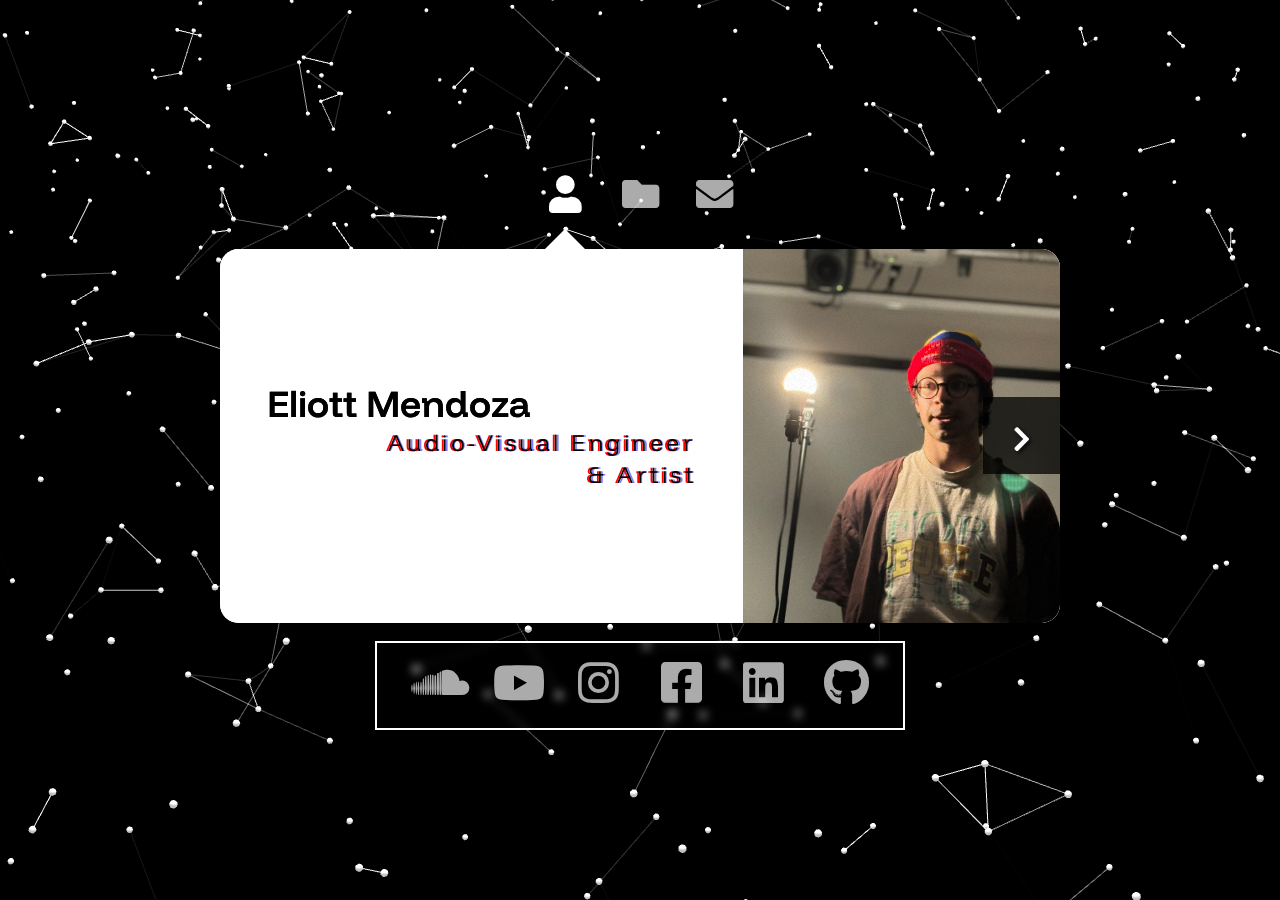
<file: index.html>
<!DOCTYPE HTML>
<html>
	<head>
		<title>eliott.studio</title>
		<link rel="shortcut icon" href="https://cdn-icons-png.flaticon.com/128/109/109190.png">
		<meta charset="utf-8" />
		<meta name="viewport" content="width=device-width, initial-scale=1, user-scalable=no" />
		<link rel="stylesheet" href="assets/css/main.css" />
		<noscript><link rel="stylesheet" href="assets/css/noscript.css" /></noscript>
	</head>
	<body class="is-preload">
		<div id="wrapper">
			<!-- Navigation -->
			<nav id="nav">
				<a href="#" class="icon solid fa-user"><span>persona</span></a>
				<a href="#portfolio" class="icon solid fa-folder"><span>portfolio</span></a>
				<a href="#contact" class="icon solid fa-envelope"><span>contact</span></a>
			</nav>

			<!-- Main Content -->
			<div id="main">
				<!-- Persona Section -->
				<article id="home" class="panel intro">
					<header>
						<h1>Eliott Mendoza</h1>
						<h2>Audio-Visual Engineer<br>& Artist</h2>
					</header>
					<a href="#portfolio" class="jumplink pic">
						<span class="arrow icon solid fa-chevron-right"><span>See my work</span></span>
						<img src="images/me.jpg" alt="Eliott Mendoza" />
					</a>
				</article>

				<!-- Portfolio Section -->
				<article id="portfolio" class="panel">
					<p>
						I work at the intersection of sound, story, and systems — from post-production and sound design to live visuals, DJing, and repairing the gear that makes it all possible.
						<br><br>
						I studied sound design and audio production at Berklee, where I also spent 3 years as a studio maintenance tech. that hands-on work taught me to stay curious and grounded — because when we understand how things work, we can expand our creative outreach.
						<br><br>
						I'm here to help artists, studios, and teams shape their vision with clarity, creativity, and care.
						<br><br>
					</p>
					<ul class="actions" style="margin:auto;width:100%;bottom:1em;">
						<li style="display:flex;justify-content:center;"><a href="portfolio" class="button">view portfolio</a></li>
					</ul>
				</article>

				<!-- Contact Section -->
				<article id="contact" class="panel">
					<ul class="actions" style="display:flex;justify-content:center;margin:auto;width:100%;bottom:1em;">
						<li style="text-shadow: 0 0;color: black;font-size: 1.5em;">email: <a style="text-shadow: 0 0; target="_blank" href="mailto:el@eliott.studio">el@eliott.studio</a></li>
					</ul>
					<header>
						<a style="font-size: 1.5em; display:flex;justify-content:center; text-shadow: 0 0; target="_blank" href="https://wa.me/15012067973">WhatsApp</a>
						<h3 style="display:flex;justify-content:center;">↓ the rest of my media ↓</h2>
					</header>
				</article>
			</div>

			<!-- Social Links -->
			<footer id="footer">
				<a href="https://soundcloud.com/mrmaguuuuuuuu" target="_blank" class="icon brands fa-soundcloud"><span class="label">SoundCloud</span></a>
				<!-- <a href="#" class="icon brands fa-spotify"><span class="label">Spotify</span></a> -->
				<a href="https://www.youtube.com/@eliott.studio" target="_blank" class="icon brands fa-youtube"><span class="label">YouTube</span></a>
				<a href="https://www.instagram.com/mr.maguuuuuuuu" target="_blank" class="icon brands fa-instagram"><span class="label">Instagram</span></a>
				<a href="https://www.facebook.com/eliott.studio" target="_blank" class="icon brands fa-facebook-square"><span class="label">Facebook</span></a>
				<a href="https://www.linkedin.com/in/eliottmendoza/" target="_blank" class="icon brands fa-linkedin"><span class="label">LinkedIn</span></a>
				<a href="https://github.com/eliottmendoza" target="_blank" class="icon brands fa-github"><span class="label">GitHub</span></a>
			</footer>
		</div>

			<!-- Scripts -->
			<script src="assets/js/jquery.min.js"></script>
			<script src="assets/js/breakpoints.min.js"></script>
			<script src="assets/js/main.js"></script>
			<script src="assets/js/three.min.js"></script>
			<script src="assets/js/vanta.net.min.js"></script>
			<script>
				VANTA.NET({
					el: "body",
					mouseControls: true,
					touchControls: true,
					gyroControls: false,
					minHeight: 200.00,
					minWidth: 200.00,
					scale: 1.00,
					scaleMobile: 1.00,
					color: 0xffffff,
					backgroundColor: 0x0,
					points: 20.00,
					maxDistance: 9.00,
					spacing: 10.00
				})
			</script>

	</body>
</html>
</file>
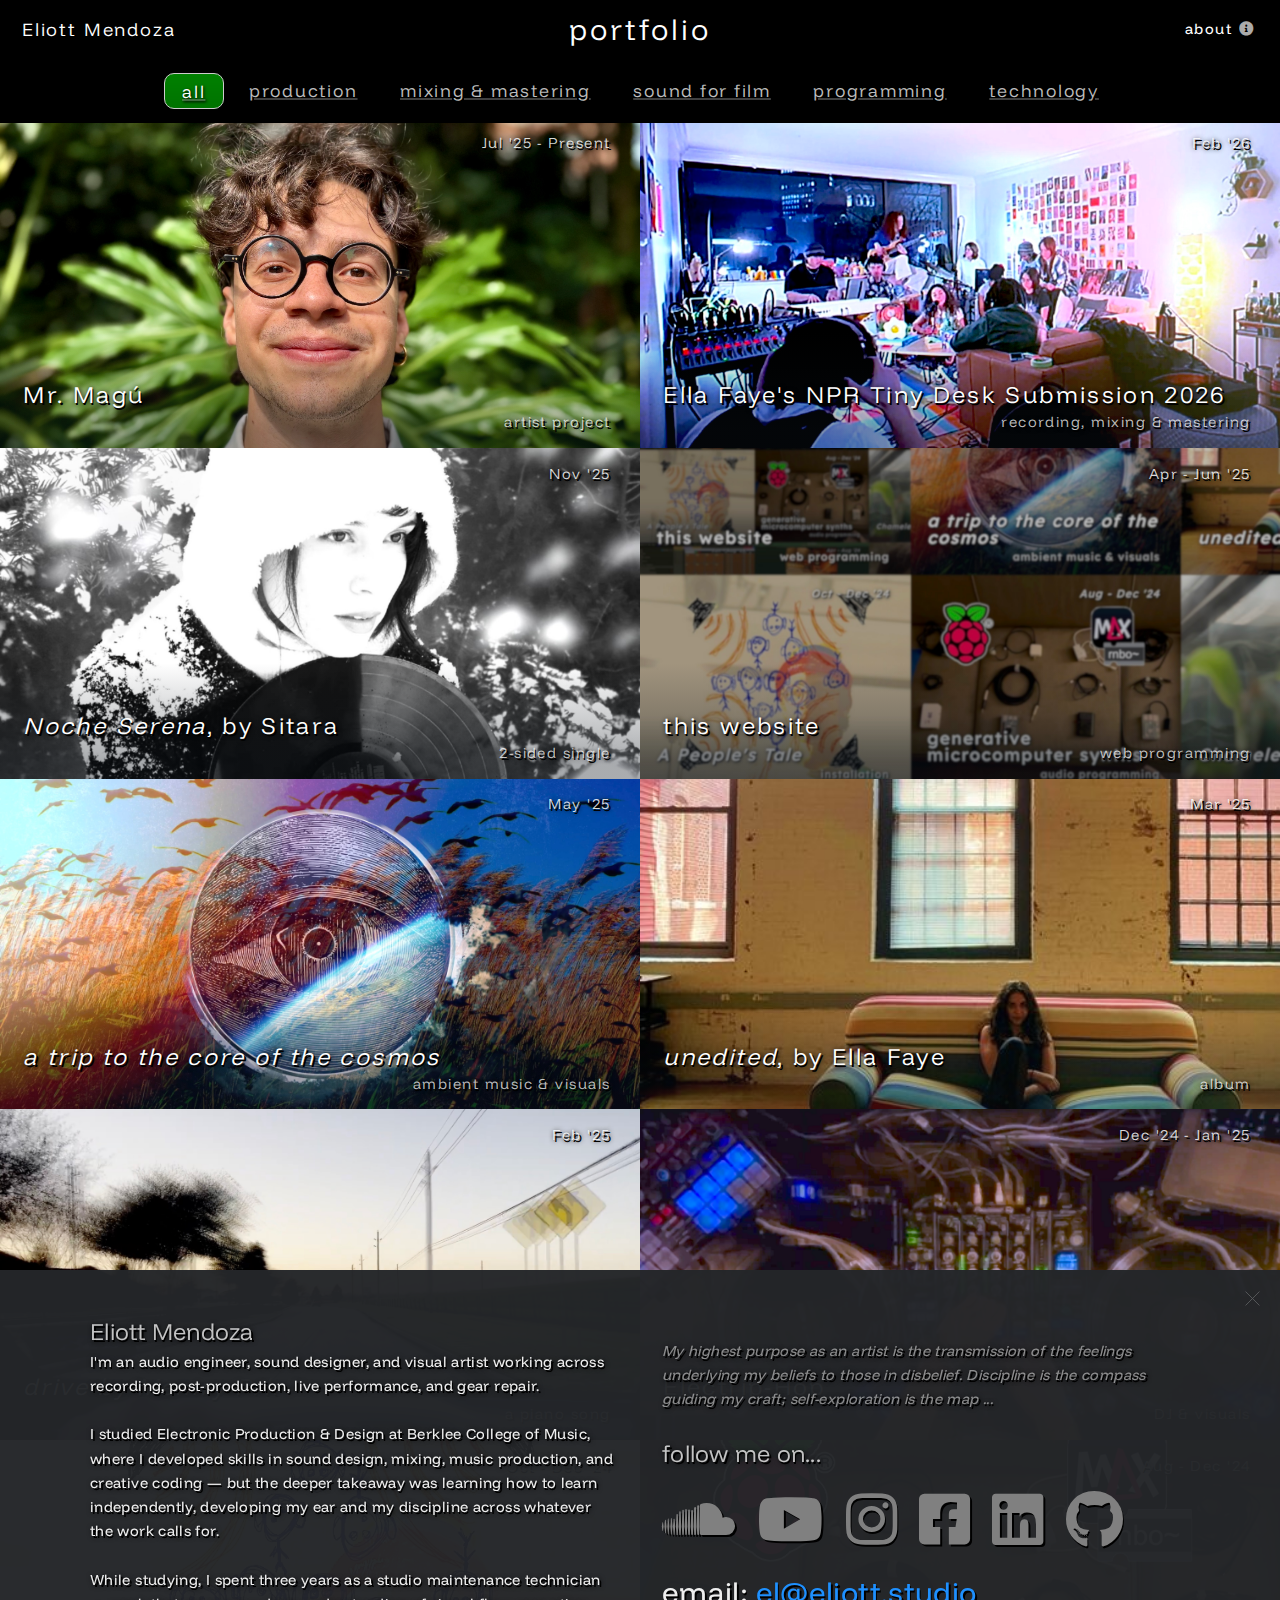
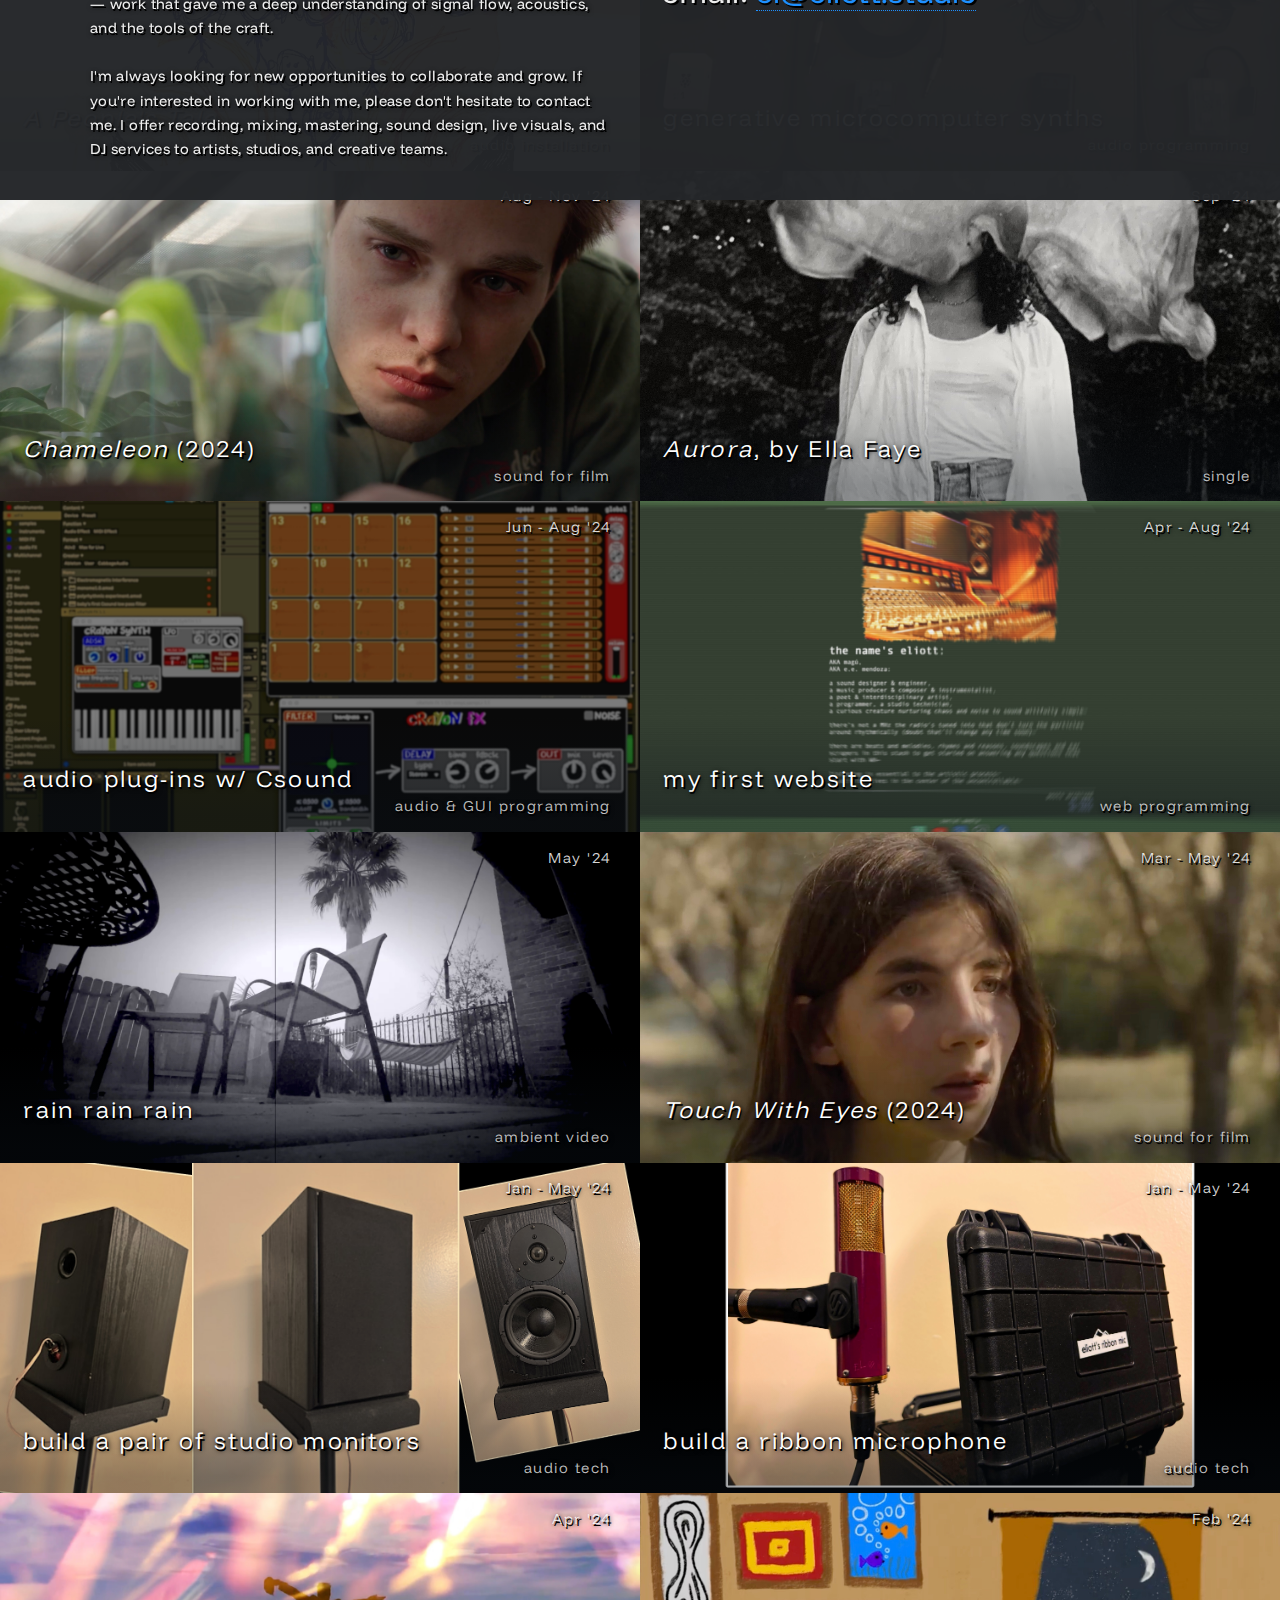
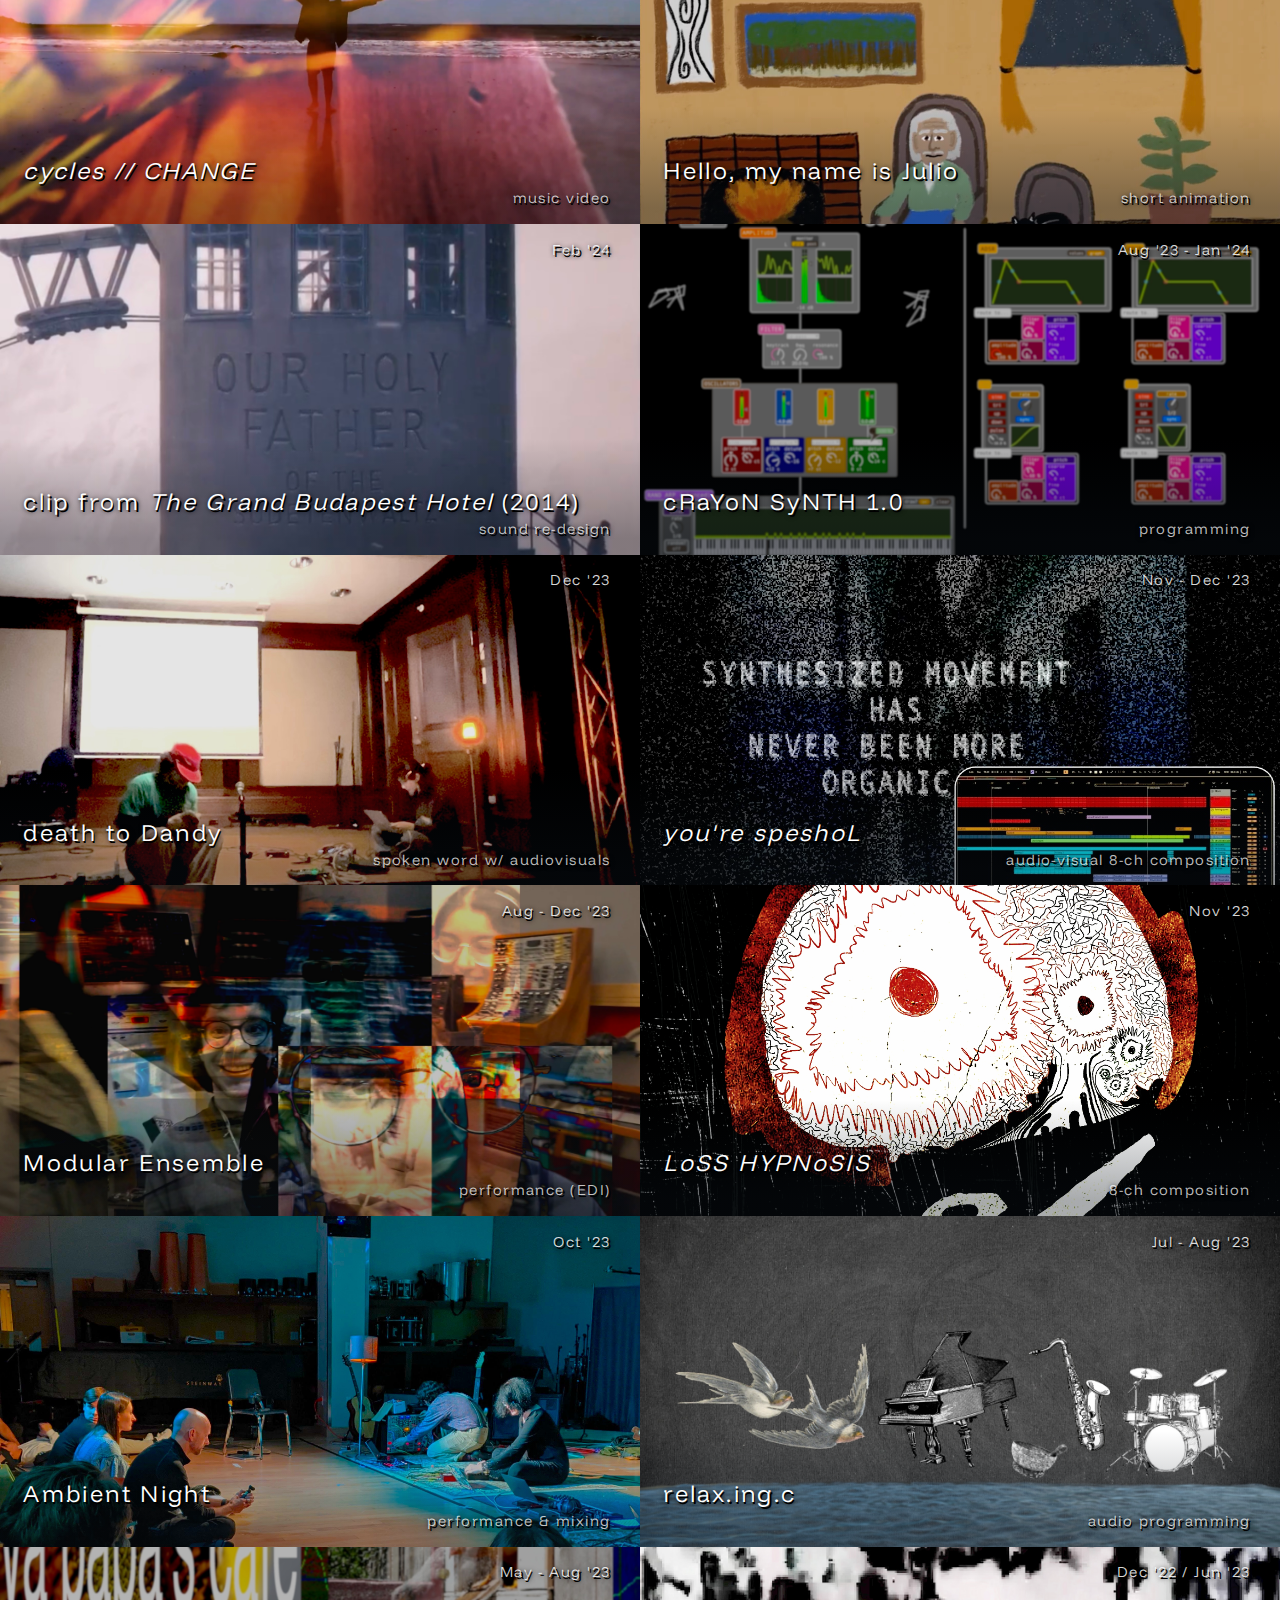
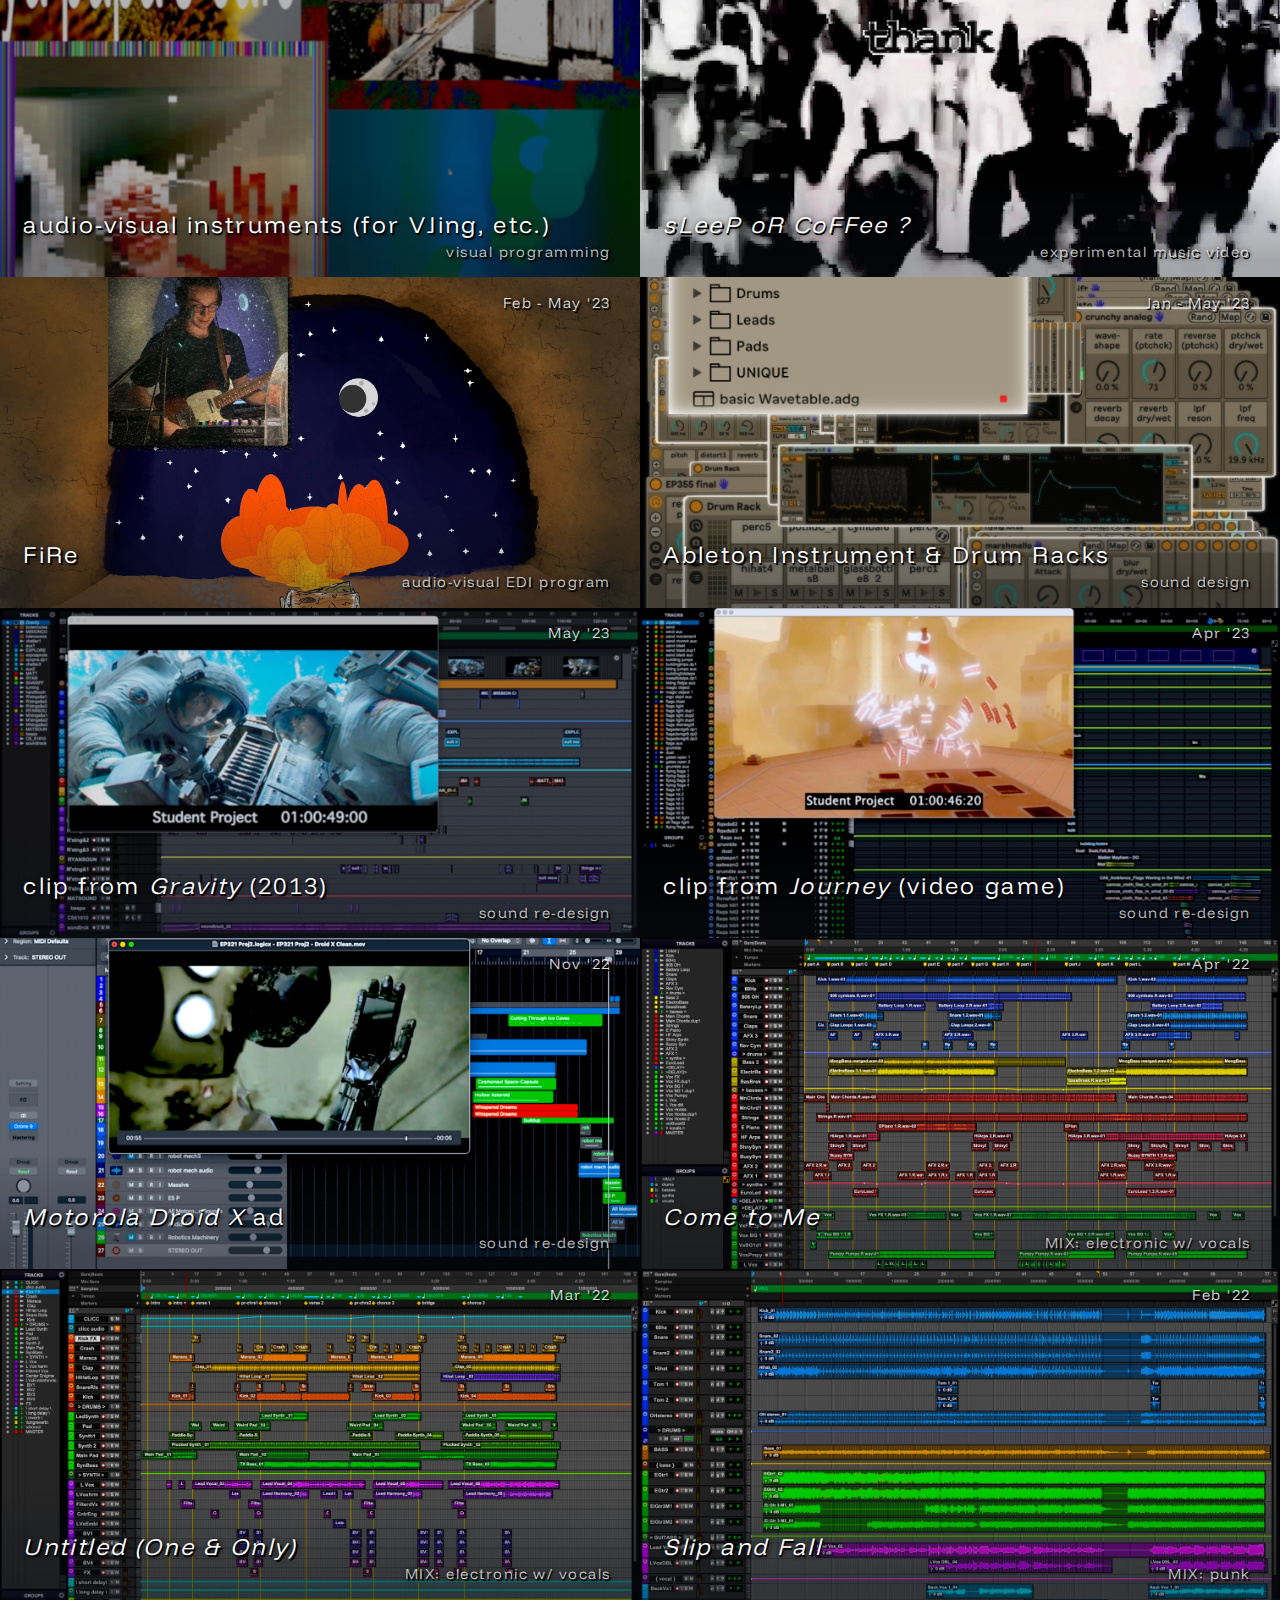
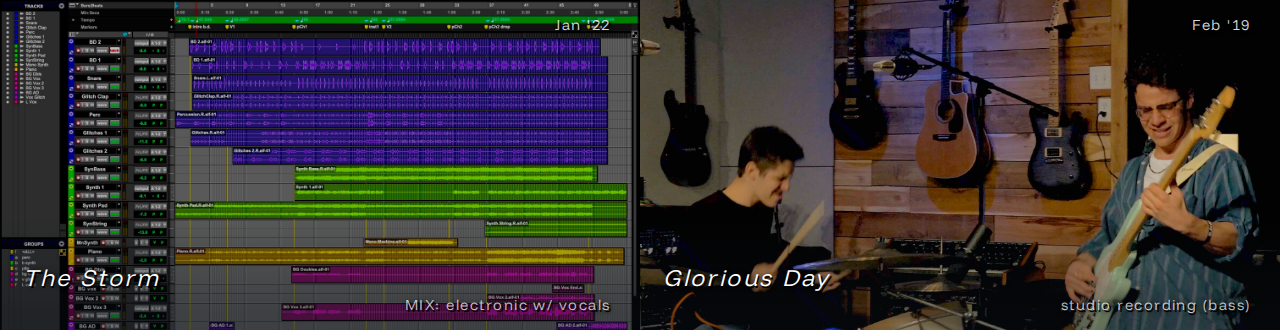
<file: portfolio/index.html>
<!DOCTYPE HTML>
<html>
	<head>
		<title>eliott's portfolio</title>
		<link rel="shortcut icon" href="images/icons/portfolio_shortcut-icon.png">
		<meta charset="utf-8" />
		<meta name="viewport" content="width=device-width, initial-scale=1, user-scalable=no" />
		<link rel="stylesheet" href="assets/css/main.css" />
		<link rel="stylesheet" href="assets/css/isotope-docs.css?6" media="screen">
		<link rel="stylesheet" href="assets/css/portfolio.css" />
		<noscript><link rel="stylesheet" href="assets/css/noscript.css" /></noscript>
	</head>

	<body class="is-preload">

<!-- 1st wrapper -->
			<div id="wrapper">
				<h1 id="title">portfolio</h1>
<!-- header -->
					<header id="header">
						<h1><a href="../">Eliott Mendoza</a></h1>
						<h1 class="center"><a href="../portfolio">portfolio</a></h1>
						<nav>
							<ul>
								<li><a href="#footer"><span class="icon solid fa-info-circle"></span><span class="text">about</span></a></li>
							</ul>
						</nav>
					</header>
<!-- 2nd wrapper -->
					<div class="big-demo go-wide" data-js="filtering-demo">
						<!-- buttons to filter categories -->
						<div id="go-to-header" class="go-to-header filter-button-group button-group js-radio-button-group">
							<button class="button is-checked" data-filter="*">all</button>
							<button class="button" data-filter=".production">production</button>
							<button class="button" data-filter=".mixing-and-mastering">mixing & mastering</button>
							<button class="button" data-filter=".sound-for-film">sound for film</button>
							<button class="button" data-filter=".programming">programming</button>
							<button class="button" data-filter=".technology">technology</button>

						</div>

						<!-- portfolio items -->
						<div id="main" class="grid">

		<!--| [ DATE ] | [ TITLE OF PROJECT ] |-->
						<!--
		 						<article id="article-[TITLE-OF-PROJECT]" class="thumb element-item [ data-filter CATEGORIES ] ">
										<a href="images/fulls/[_FULL_IMAGE_].jpg" class="image"><img src="images/thumbs/[_THUMB_IMAGE_].jpg" alt="" /></a>
										<audio controls autoplay>
			 								<source src="audio/[ AUDIO FILE (as .wav) ]" type="audio/wav">
											Your browser does not support the audio element.
										</audio>
										<iframe loading="lazy" src="https://www.youtube.com/embed/[ VIDEO I.D. ]" allowfullscreen></iframe>
										<h1>[ TITLE OF PROJECT ]</h1>
										<h2>[ DATE ]</h2>
										<h3>[ DELIVERABLE ]</h3>
										<div>
											<p class="indent">
											[ DESCRIPTION OF PROJECT ]
											</p>
										</div>
								</article>
						-->

		<!--| Jul '25 - Present | Mr. Magú |-->

								<article id="article-mr-magu" class="thumb element-item production">
										<a href="images/fulls/mr.-magu_full.jpg" class="image"><img src="images/thumbs/mr.-magu_thumb.jpg" alt="" /></a>
										<iframe loading="lazy" src="https://www.youtube.com/embed/42J8jk-xAyU&list=PLoq1Gqt-7bbP2Suw1Bafr2yCJsTvg1Iiz&index=2" allowfullscreen></iframe>
										<h1>Mr. Magú</h1>
										<h2>Jul '25 - Present</h2>
										<h3>artist project</h3>
										<div>
											<p style="text-align:left;">
												<a href="https://www.instagram.com/mr.maguuuuuuuu/" target="_blank"><span class="label">instagram.com/mr.maguuuuuuuu</span></a>
												<br><a href="https://www.youtube.com/@eliott.studio" target="_blank"><span class="label">youtube.com/@eliott.studio</span></a>
												<br><a href="https://www.tiktok.com/@mr.maguuuuuuuu" target="_blank"><span class="label">tiktok.com/@mr.maguuuuuuuu</span></a>

											</p>
										</div>
								</article>
		<!--| Feb '26 | Ella Faye NPR Tiny Desk Submission 2026 |-->

		 						<article id="article-ella-faye-npr-tiny-desk-submission-2026" class="thumb element-item production mixing-and-mastering ">
										<a href="images/fulls/ella-faye-npr-tiny-desk-submission-2026_full.jpg" class="image"><img src="images/thumbs/ella-faye-npr-tiny-desk-submission-2026_thumb.jpg" alt="" /></a>
										<iframe loading="lazy" src="https://www.youtube.com/embed/J6kUle2gBQU" allowfullscreen></iframe>
										<h1>Ella Faye's NPR Tiny Desk Submission 2026</h1>
										<h2>Feb '26</h2>
										<h3>recording, mixing & mastering</h3>
										<div>
											<p class="indent">
												Recorded, mixed, and mastered in a living room with the full band playing live. The session had its constraints: drums were captured with only a snare mic and one overhead, so the kick was synthesized from the overhead signal, which also doubled as a soft room mic for vocals when needed. What could have been a limitation became part of the texture. The mix and master were focused on one thing: keeping the intimacy of the performance intact.
											</p>
										</div>
								</article>

		<!--| [ Nov '25 ] | [ Noche Serena, by Sitara ] |-->
						
		 						<article id="article-noche-serena-by-sitara" class="thumb element-item mixing-and-mastering ">
										<a href="images/fulls/noche-serena_full.jpg" class="image"><img src="images/thumbs/noche-serena_thumb.jpg" alt="" /></a>
										<iframe loading="lazy" src="https://www.youtube.com/embed/goYeEeIwtjc&list=OLAK5uy_kFTFiHLXuQNTeYP3GHVCVgA4OAcYgQyMU" allowfullscreen></iframe>
										<h1><i>Noche Serena</i>, by Sitara</h1>
										<h2>Nov '25</h2>
										<h3>2-sided single</h3>
										<div>
											<p class="indent">
												Sitara came in with a clear vision for her two-sided single — Noche Serena and El Beso Que Vuelve — and my job was to honor it. Both tracks are built around samples she found crate digging, including spoken word lifted from vinyl, so a lot of the work lived in the details: isolating the voice from the noise of the original record, cleaning it up, and using sidechain dynamic EQ to let it breathe alongside the rest of the mix.
											</p>
											<p class="indent">
												Before touching a fader, I mapped out my approach and got it approved by Sitara — keeping the process transparent and intentional from the jump. Beyond mix and master, I also brought production ideas to the table, helping shape the sonic landscape alongside her. The result is a release where both sides feel distinct but connected, and every element she brought to the table lands the way she imagined it.
											</p>
										</div>
								</article>

		<!--| Apr - Jun '25 | this website |-->

								<article id="article-this-website" class="thumb element-item programming ">
										<a href="images/fulls/this-website_full.jpg" class="image"><img src="images/thumbs/this-website_thumb.jpg" alt="" /></a>
										<h1>this website</h1>
										<h2>Apr - Jun '25</h2>
										<h3>web programming</h3>
										<div>
											<p class="indent">
												Using HTML, CSS, and JavaScript, I built this website from scratch. I've developed my skills in web programming and design through this project by researching on the web, using modern AI tools, and by trial and error. Debugging was a major part of the process.
											</p><br><p class="indent">
												I used templates I found on html5up.net as a starting point and then heavily customized it for my use. The templates were under the Creative Commons Attribution 3.0 license, and I made sure to credit the original creators. I also used jQuery for some of the interactive elements, Isotope for the portfolio grid, and Poptrox for the lightbox gallery.
											</p><br><p class="indent">
												Visit the <a href="https://github.com/eliottmendoza/eliottmendoza.github.io.git" target="_blank">GitHub repo</a> for the source code.
											</p>
										</div>
								</article>

		<!--| May '25 | a trip to the core of the cosmos |-->

								<article id="article-a-trip-to-the-core-of-the-cosmos" class="thumb element-item production mixing-and-mastering sound-for-film ">
										<a href="images/fulls/a-trip-to-the-core-of-the-cosmos_full.jpg" class="image"><img src="images/thumbs/a-trip-to-the-core-of-the-cosmos_thumb.jpg" alt="" /></a>
										<iframe loading="lazy" src="https://www.youtube.com/embed/PxbIif_JJH0" allowfullscreen></iframe>
										<h1><i>a trip to the core of the cosmos</i></h1>
										<h2>May '25</h2>
										<h3>ambient music & visuals</h3>
										<div>
											<p class="indent">
												i hope love calls to you like the sun calls the flowers to grow
											</p><br><p class="indent">
												(the audio is a live recording of a performance from Oct '23 called "Ambient Night" — the video was made afterwards as a complement and a visual interpretation)
											</p><br><p class="indent">
												The purpose of Ambient Night is to let the mind calm listening to soundscapes while sitting or lying down. Eliott's part in the night was as a performer and mixer in a collaborative ambient performance, with Eliott on EDI and Eurorack modules while processing other performers (Tan Monsoreenusorn on EWI, Nick Smucker on guitar) on Ableton Live. Eliott's act was the first in a 5-act show. The recording you are currently listening to is of the act  split into 3 sections, each with their own theme:
											</p><br><p class="indent">
											<center>|| SECTION I: no drums (7m 16s) — SECTION II: Das Loblied (4m 30s) — SECTION III: LoSS HYPNoSIS (7m 5s) ||</center>
											</p>
										</div>
								</article>

    <!--| Mar '25 | "unedited", by Ella Faye |-->

		 						<article id="article-unedited-by-ella-faye" class="thumb element-item production mixing-and-mastering ">
										<a href="images/fulls/unedited-by-ella-faye_full.jpg" class="image"><img src="images/thumbs/unedited-by-ella-faye_thumb.jpg" alt="" /></a>
										<iframe loading="lazy" src="http://www.youtube.com/embed/QkcWWdh6AjQ?list=OLAK5uy_mUrPXxf1ud4epktwEWNLC_-WaMeMpH-3g" allowfullscreen></iframe>
										<h1><i>unedited</i>, by Ella Faye</h1>
										<h2>Mar '25</h2>
										<h3>album</h3>
										<div>
											<p class="indent">
												I produced, mixed and mastered an album with 8 songs for singer-songwriter Ella Faye in 48 hours.
											</p><br><p class="indent">
												The overarching sentiment of the album is nostalgia, using lo-fi elements creatively with some editing, additional layered recordings and other minimal effects to give the listener the feeling Ella Faye has towards the songs in the album she recorded as a child. Ella recorded the songs 5-10 years ago during her tween/teenage years, and she dug up bounces of the songs (i.e. vocal with instrumental recording mixed together) for me to produce, mix and master.
											</p><br><p class="indent">
												After discussing the nature of the project and how she relates to the songs now, I made some recommendations for the mix and she decidedly agreed and wanted to try it out. She wanted the songs to sound more coherent and blended as one unit playing continuously. I recommended we have the whole album played through a cassette along with a poem at the beginning and end meant as a synopsis of her relationship to the songs now.
											</p><br><p class="indent">
												The songs weren't well mixed to begin with, but I worked with what I had. Using Ableton stock plugins, iZotope, Ozone 9 and Insight 2, I made the songs sound coherent, providing a narrative for the listener. Ella continuously gave her input as I kept making tweaks and changes. She sent me some recordings of her reciting the poem she wrote used as the intro to the album, and I edited & processed the recordings to sound eloquent and mystical. The rest of the album sounds like it's played on a dusty cassette, everything from the "play" click, to the little lo-fi elements throughout (i.e. hiss & clicks, startup pitch bend, compression, etc.), to the final "stop" click. The final commentary on the last track is meant to sound like both the current Ella and the younger Ella coming to the same realization.
											</p>
										</div>
								</article>
		<!--| Feb '25 | drive by Memry Prk |-->

		 						<article id="article-drive-by-memry-prk" class="thumb element-item production mixing-and-mastering ">
										<a href="images/fulls/drive-by-memry-prk_full.jpg" class="image"><img src="images/thumbs/drive-by-memry-prk_thumb.jpg" alt="" /></a>
										<iframe loading="lazy" src="https://www.youtube.com/embed/Cr2ELcYjWlY" allowfullscreen></iframe>
										<h1><i>drive by Memry Prk</i></h1>
										<h2>Feb '25</h2>
										<h3>a piano song</h3>
										<div>
											<p>
												a piano composition—
											</p><p>
												revisiting childhood memories 
											</p><p>
												understanding things will never be the same. 
											</p><p>
												it's just part of growing up, being alive. 
											</p><p>
												those intimate moments we so love 
											</p><p>
												become precious stones we toss across and above. 
											</p><p>
												the horizon strikes pink and bright. 
											</p><p>
												the ground blooms from brown to blue. 
											</p><p>
												i sink in, head up, and lie down. breathe in.
											</p>
										</div>
								</article>

		<!--| Dec '24 - Jan '25 | Electrip Hop |-->

		 						<article id="article-electrip-hop" class="thumb element-item production ">
										<a href="images/fulls/electrip-hop_full.jpg" class="image"><img src="images/thumbs/electrip-hop_thumb.jpg" alt="" /></a>
										<iframe loading="lazy" src="https://www.youtube.com/embed/gCVWGhCJT5o" allowfullscreen></iframe>
										<h1>Electrip-Hop</h1>
										<h2>Dec '24 - Jan '25</h2>
										<h3>DJ & visuals</h3>
										<div>
											<p class="indent">
												Here's the setlist:
												<br>
												0:00 R.A.P. Ferreira - listening
												<br>
												1:16 Leet, NEWSENSEi - Smoke the Technology
												<br>
												1:53 Daedelus - Special Re: Quest
												<br>
												3:04 R.A.P. Ferreira, Eldon Somers - rejoice
												<br>
												4:52 Thook - RUDE
												<br>
												5:46 Mochakk - Jealous
												<br>
												6:29 Mad Keys - Bear Good Fruit
											</p>
										</div>
								</article>

		<!--| Oct - Dec '24 | "A People's Tale" |-->

		 						<article id="article-a-peoples-tale" class="thumb element-item production mixing-and-mastering programming technology ">
										<a href="images/fulls/a-peoples-tale_full.jpg" class="image"><img src="images/thumbs/a-peoples-tale_thumb.jpg" alt="" /></a>
										<iframe loading="lazy" src="https://www.youtube.com/embed/y-7duhxwHeU" allowfullscreen></iframe>
										<h1><i>A People's Tale</i></h1>
										<h2>Oct - Dec '24</h2>
										<h3>audio installation</h3>
										<div>
											<p class="indent">
												"A People's Tale" is an immersive sound installation (composed in 4 channels of audio, with light visually evocative visual elements) describing the recent political experience of a people under an authoritarian regime. The installation sonically relates the political struggles of the people with the rainforest of their land. The work is split into three sections, each with drastically different moods:
												<br>
												<center>|| I. The Roots of Silence — II. When Silence Breaks — III. When The Streets Rise ||</center>
											</p><br><p class="indent">
												(The name of the people is not mentioned to avoid persecution by the regime)
											</p>
										</div>
								</article>

		<!--| Aug - Dec '24 | generative microcomputer synths |-->

		 						<article id="article-generative-microcomputer-synths" class="thumb element-item production programming technology ">
										<a href="images/fulls/generative-microcomputer-synths_full.jpg" class="image"><img src="images/thumbs/generative-microcomputer-synths_thumb.jpg" alt="" /></a>
										<h1>generative microcomputer synths</h1>
										<h2>Aug - Dec '24</h2>
										<h3>audio programming</h3>
										<div>
											<p class="indent">
												I made a set of generative microcomputer digital synthesizers using RNBO (from Max/MSP) for software, and Raspberry Pis for hardware. The synths can be controlled by a MIDI controller or OSC messages over the network, and the stereo audio can be outputted via analog or bluetooth connection.
											</p><br><p class="indent">
												I created different programs that can be installed on the Raspberry Pis to generate different sounds, most of which are generative. This means that the user sets parameters to control the synth's use of randomness to generate notes over time on its own. The user also has manual control over the timbre of the sound being generated.
											</p><br><p class="indent">
												I created one program which is meant to synchronize looped playbacks of audio files over multiple Raspberry Pis at once. This was mostly designed for multichannel sound work (i.e. work with more than two speakers) or installations where the multichannelsound needs to be played back in sync.
											</p>
										</div>
								</article>

		<!--| Aug - Nov '24 | "Chameleon" (2024) |-->

		 						<article id="article-chameleon-2024" class="thumb element-item production mixing-and-mastering sound-for-film ">
										<a href="images/fulls/chameleon-2024_full.jpg" class="image"><img src="images/thumbs/chameleon-2024_thumb.jpg" alt="" /></a>
										<iframe loading="lazy" src="https://player.vimeo.com/video/1016565914" allowfullscreen></iframe>
										<h1><i>Chameleon</i> (2024)</h1>
										<h2>Aug - Nov '24</h2>
										<h3>sound for film</h3>
										<div>
											<p class="indent">
												I was the sound supervisor for the short film <i>Chameleon</i> (2024) directed by Taylor Morales. I worked with the director to create a sound design that complemented the film's visual style and narrative. I was in charge of the sound design and all audio post-production of the film, including audio editing, recording Foley and ADR, cleaning location sound, mixing and mastering all on Pro Tools, with Ableton for some audio processing.
											</p><br><p class="indent">
												Using sound design and mixing techniques, I intensify moments of tension and suspense in the film. I amplify the characters' movements and actions with Foley and ADR.
											</p><br><p class="indent">
												I worked within the director's vision to execute precisely what she had in mind, pushing the sonic boundaries with some creative liberties.
											</p>
										</div>
								</article>

		<!--| Sep '24 | "Aurora", by Ella Faye |-->

		 						<article id="article-aurora-by-ella-faye" class="thumb element-item mixing-and-mastering ">
										<a href="images/fulls/aurora-by-ella-faye_full.jpg" class="image"><img src="images/thumbs/aurora-by-ella-faye_thumb.jpg" alt="" /></a>
										<iframe loading="lazy" src="https://www.youtube.com/embed/rlI8ClS4XNg" allowfullscreen></iframe>
										<h1><i>Aurora</i>, by Ella Faye</h1>
										<h2>Sep '24</h2>
										<h3>single</h3>
										<div>
											<p class="indent">
												I was the mastering engineer for Ella Faye's single <i>Aurora</i>. The song is an intimate soulful performance of a piano and vocals. Using my own mastering setup with Logic Pro X, iZotope Ozone 9 and spectral scopes, I mastered the stereo bounce provided by the producer. I did some light EQing, compression and stereo widening of different frequency bands for a more balanced mix of a dynamic sound. I reduced the scratchiness of the mix and brought out the vocals in the most powerful moments without diminishing the intensity of the piano. I used Joni Mitchell's and Aretha Franklin's music as reference.
											</p>
										</div>
								</article>

		<!--| Jun - Aug '24 | audio plug-ins w/ Csound |-->

		 						<article id="article-audio-plug-ins-with-csound" class="thumb element-item programming ">
										<a href="images/fulls/audio-plug-ins-with-csound_full.jpg" class="image"><img src="images/thumbs/audio-plug-ins-with-csound_thumb.jpg" alt="" /></a>
										<h1>audio plug-ins w/ Csound</h1>
										<h2>Jun - Aug '24</h2>
										<h3>audio & GUI programming</h3>
										<div>
											<p class="indent">
												I created a set of audio plug-ins with Csound, including a synthesizer, an effects processor (with a filter, a delay and a noise generator), and a sampler (with speed/pitch change for each sample and a global delay).
											</p><br><p class="indent">
												Csound is a sound synthesis and signal processing language. The GUI was created with Cabbage, a code editor specifically designed for creating GUIs for Csound. I was introduced to Csound in my Csound class with Dr. Richard Boulanger at Berklee College of Music, and I developed my skills in audio programming and signal processing through this project. Using documentation and the Cabbage forum, I learned how to make audio-plugins that can be used on any DAW.
											</p>
										</div>
								</article>

		<!--| Apr - Aug '24 | my first website |-->

		 						<article id="article-my-first-website" class="thumb element-item programming ">
										<a href="images/fulls/my-first-website_full.jpg" class="image"><img src="images/thumbs/my-first-website_thumb.jpg" alt="" /></a>
										<h1>my first website</h1>
										<h2>Apr - Aug '24</h2>
										<h3>web programming</h3>
										<div>
											<p class="indent">
											This was my first website I built using nothing more than HTML, CSS, and JavaScript. I did not use a template or AI tools for this project; it was fully hand-coded with tons and tons of research and trial and error.
											</p><br><p class="indent">
												You'll mostly find some of my YouTube videos posted there and some of my poetry. There are also some descriptions of my journey and brief thoughts on music and art.
											</p><br><p class="indent">
												<a href="https://eliottfromet.github.io" target="_blank">click HERE to visit the website</a>
											</p><br><p class="indent">
												<a href="https://github.com/eliottmendoza/eliottmendoza.github.io.git" target="_blank">click HERE to visit the GitHub repo for the site</a>
											</p>
										</div>
								</article>

		<!--| May '24 | rain rain rain |-->

		 						<article id="article-rain-rain-rain" class="thumb element-item production ">
										<a href="images/fulls/rain-rain-rain_full.jpg" class="image"><img src="images/thumbs/rain-rain-rain_thumb.jpg" alt="" /></a>
										<iframe loading="lazy" src="https://www.youtube.com/embed/5INDbR8yaEE" allowfullscreen></iframe>
										<h1>rain rain rain</h1>
										<h2>May '24</h2>
										<h3>ambient video</h3>
										<div>
											<p>
												just a rainy morning woke me up from a deep slumber back at home...
												<br>
												decided to wake up and join in on the noise happening outside.
												<br><br>
												here's a cool lil vid to capture the moment. the thunder & lightning are fuckin captivating.
												<br><br>
												(music features thunder, rain, wind chimes outside, and music from me developing my cRaYoN SyNTH on Max/MSP...
												<br>
												all audio alterations are on iMovie when making the video lol)
												<br><br>
											</p>
										</div>
								</article>

		<!--| Mar - May '24 | "Touch With Eyes" (2024) |-->

		 						<article id="article-touch-with-eyes-2024" class="thumb element-item sound-for-film ">
										<a href="images/fulls/touch-with-eyes-2024_full.jpg" class="image"><img src="images/thumbs/touch-with-eyes-2024_thumb.jpg" alt="" /></a>
										<iframe loading="lazy" src="https://drive.google.com/file/d/1G5iVp69wkMFnx9nn_5IBZIqu0zze0mK3/preview" allowfullscreen></iframe>
										<h1><i>Touch With Eyes</i> (2024)</h1>
										<h2>Mar - May '24</h2>
										<h3>sound for film</h3>
										<div>
											<p class="indent">
												I was the sound designer for the short film <i>Touch With Eyes</i> (2024) directed by Josephine Simonian. I worked with the director to create a sound design that complemented the film's visual style and narrative. I was in charge of the sound design and audio editing for the film, including Foley and cleaning dialog/location sound on Pro Tools for 5.1 Surround Sound. I passed my work onto the mixer, whose task it was to mix my sound and edits with the composer's music in 5.1 with a stereo mixdown.
											</p><br><p class="indent">
												Making conference calls, I worked closely with the director, the composer and the mixer to execute the director's vision. The project is well organized on Pro Tools for 5.1 Surround Sound. For more specific sound design edits, I used Ableton Live.
											</p><br><p class="indent">
												I worked on this project through a sound for film practicum at Berklee College of Music under the guidance of professor Brian McKeever.
											</p>
										</div>
								</article>

		<!--| Jan - May '24 | build a pair of studio monitors |-->

		 						<article id="article-build-a-pair-of-studio-monitors" class="thumb element-item technology ">
										<a href="images/fulls/[_FULL_IMAGE_].jpg" class="image"><img src="images/thumbs/build-a-pair-of-studio-monitors_thumb.jpg" alt="" /></a>
										<h1>build a pair of studio monitors</h1>
										<h2>Jan - May '24</h2>
										<h3>audio tech</h3>
										<div>
											<p class="indent">
												I built a pair of Dayton Audio BR-1 studio monitors with a kit I bought online. The passive monitors have a 6.5" woofer and a 1.125" tweeter and a PCB meant to apply basic crossovers for each driver. Once I built the monitors, I connected them to a stereo receiver with power amps, and they sound phenomenal. These monitors are a great investment for any audio engineer or producer.
											</p><br><p class="indent">
												These monitors were a project in a class at Berklee College of Music under the guidance of professor Michael Abraham.
											</p><br><p class="indent">
												<a href="https://www.daytonaudio.com/product/755/br-1-6-1-2-2-way-bookshelf-monitor-speaker-kit-pair" target="_blank">click HERE to see the kit I built</a>
											</p>
										</div>
								</article>

		<!--| Jan - May '24 | build a ribbon microphone |-->

		 						<article id="article-build-a-ribbon-microphone" class="thumb element-item technology ">
										<a href="images/fulls/build-a-ribbon-microphone_full.jpg" class="image"><img src="images/thumbs/build-a-ribbon-microphone_thumb.jpg" alt="" /></a>
										<h1>build a ribbon microphone</h1>
										<h2>Jan - May '24</h2>
										<h3>audio tech</h3>
										<div>
											<p class="indent">
												I built an Austin Model 1 ribbon microphone with a kit I bought online. The microphone has the thinnest, most fragile ribbon with ridges suspended between two super strong magnets glued apart at a precise distance picking up the bipolar movement of the ribbon caused by sound waves as an electromagnetic signal. The signal is then sent to a transformer to convert the signal to a voltage signal. The signal comes out of the microphone without the need for phantom power (48V).
											</p><br><p class="indent">
												The microphone was a project in a class at Berklee College of Music under the guidance of professor Michael Abraham.
											</p><br><p class="indent">
												<a href="https://www.austinmics.com/product-page/diy-ribbon-microphone-kits" target="_blank">click HERE to see the kit I built</a>
											</p>
										</div>
								</article>

		<!--| Apr '24 | "cycles // CHANGE" |-->

		 						<article id="article-cycles-change" class="thumb element-item production mixing-and-mastering sound-for-film programming ">
										<a href="images/fulls/cycles-change_full.jpg" class="image"><img src="images/thumbs/cycles-change_thumb.jpg" alt="" /></a>
										<iframe loading="lazy" src="https://www.youtube.com/embed/s_FeGIMf_Cw" allowfullscreen></iframe>
										<h1><i>cycles // CHANGE</i></h1>
										<h2>Apr '24</h2>
										<h3>music video</h3>
										<div>
											<p class="indent">
												This video is an audio visualization of an ambient song I created using a MaxMSP patch I made and some syncrhonized changes made on Ableton Live. I edited the video on iMovie.
											</p><br><p class="indent">
												The MaxMSP patch I made is called cRaYoN SyNTH. It is a generative additive synthesizer that I use to create music and soundscapes. "Generative" means the notes are generated by the synthesizer based on the parameters I set. The logic behind the note generation is complex: chance and probability algorithms prioritize some notes over others, and the rhythm of the harmony's note generation slowly shifting rhythmic divisions over time while the bass generates a new note every 1.5 measures. The timbre of the harmony also subtly shifts over time to seamlessly modulate up a perfect 5th in key every 2.5 minutes, at which point the bass's note generation boundaries also shift up a perfect 5th.
											</p><br><p class="indent">
												A basic reverb and delay were added in Ableton Live to the mix to create a more immersive experience. At certain points synchronized with the video, little clicks and pings are added for shock and intended as an unexpected unease to quickly cruise back into calmness from, having parallels with my own life. The video is a slow motion recording I took alongside the Charles River in Boston where I found a cool wooden platform and placed a flower on it. I synchronized the movement of the camera with my breath. Afterwards, I decided to make each motion into the flower a different memory to revisit.
											</p><br><p class="indent">
												I made this project under the guidance of professor Neil Leonard and the comments of my peers in the Berklee Interdisciplinary Arts Institute.
											</p>
										</div>
								</article>

		<!--| [ Feb '24 ] | [ Hello, my name is Julio ] |-->

		 						<article id="article-hello-my-name-is-julio" class="thumb element-item sound-for-film programming production ">
										<a href="images/fulls/hello-my-name-is-julio_full.jpg" class="image"><img src="images/thumbs/hello-my-name-is-julio_thumb.jpg" alt="" /></a>
										<iframe loading="lazy" src="https://www.youtube.com/embed/bqlnh2GIKhE" allowfullscreen></iframe>
										<h1>Hello, my name is Julio</h1>
										<h2>Feb '24</h2>
										<h3>short animation</h3>
										<div>
											<p class="indent">
												"Hello, my name is Julio" is an intro sequence for a series about a man who has survived more than anyone has any right to, and is perfectly calm about it. I wrote and produced the theme: a warm, laid-back jazz progression with a live trumpet recording of a friend, built in Ableton. For the animation, I used a free drawing app on iPad to create a simple, minimalist start-stop clip that moves with the music — Julio, his cat, a chair, and the quiet energy of someone with a lot of stories to tell. The whole thing is designed to set the tone before a single word is spoken: this guy has been through it, and he's doing just fine.
											</p>
										</div>
								</article>

		<!--| Feb '24 | clip from "The Grand Budapest Hotel" (2014) |-->

		 						<article id="article-clip-from-the-grand-budapest-hotel-2014" class="thumb element-item sound-for-film ">
										<a href="images/fulls/clip-from-the-grand-budapest-hotel-2014_full.jpg" class="image"><img src="images/thumbs/clip-from-the-grand-budapest-hotel-2014_thumb.jpg" alt="" /></a>
										<iframe loading="lazy" src="https://drive.google.com/file/d/18gutU3SBACrxGT6-XohdUZD33Ofni1QC/preview" allowfullscreen></iframe>
										<h1>clip from <i>The Grand Budapest Hotel</i> (2014)</h1>
										<h2>Feb '24</h2>
										<h3>sound re-design</h3>
										<div>
											<p class="indent">
												I was the sound designer for this clip from <i>The Grand Budapest Hotel</i> (2014). I re-designed the sound of the clip to make it more immersive and engaging. During the ADR session, I recorded my own voice for most of the dialog and a friend for the main character's voice. I edited all the audio on Pro Tools with professional organization to pass on to the mix engineer.
											</p><br><p class="indent">
												I worked on this project through a sound for film practicum at Berklee College of Music under the guidance of professor Brian McKeever.
											</p>
										</div>
								</article>

		<!--| Aug '23 - Jan '24 | cRaYoN SyNTH 1.0 |-->

		 						<article id="article-crayon-synth-1" class="thumb element-item programming ">
										<a href="images/fulls/crayon-synth-1.0_full.jpg" class="image"><img src="images/thumbs/crayon-synth-1.0_thumb.jpg" alt="" /></a>
										<h1>cRaYoN SyNTH 1.0</h1>
										<h2>Aug '23 - Jan '24</h2>
										<h3>programming</h3>
										<div>
											<p class="indent">
												The cRaYoN SyNTH 1.0 is a generative additive synthesizer that I use to create music and soundscapes. "Generative" means the notes are generated by the synthesizer based on the parameters I set. The logic behind the note generation is complex: chance and probability algorithms prioritize some notes over others, and the rhythm of the note generation can slowly shift rhythmic divisions over time. The timbre of the harmony can also subtly shift over time to seamlessly modulate in key. 
											</p><br><p class="indent">
												This project is a personal project I created to explore how minimal changes in the timbre and rhythm of soundscapes affect the psyche when key changes and rhythmic shifts are ever so subtle.
											</p><br><p class="indent">
												The synth can also just be used regularly as an additive synthesizer, bypassing all the generative features.
											</p>
										</div>
								</article>
		<!--| Dec '23 | death to Dandy |-->

		 						<article id="article-death-to-dandy" class="thumb element-item programming technology ">
										<a href="images/fulls/death-to-dandy_full.jpg" class="image"><img src="images/thumbs/death-to-dandy_thumb.jpg" alt="" /></a>
										<iframe loading="lazy" src="https://www.youtube.com/embed/g2SpKvsb2iY" allowfullscreen></iframe>
										<h1>death to Dandy</h1>
										<h2>Dec '23</h2>
										<h3>spoken word w/ audiovisuals</h3>
										<div>
											<p class="indent">
												collaborating with Shireen Kharsynrap
											</p><p class="indent">
												Depression is real. And something had to die for the preservation of sanity & sensitivity.
											</p><p class="indent">
												Here is the body of the poem I performed:
											</p><br><img src="images/extra/death-to-dandy_poem.png" alt="" />
										</div>
								</article>

		<!--| Nov - Dec '23 | "you're speshoL" |-->

		 						<article id="article-youre-speshol" class="thumb element-item production mixing-and-mastering programming ">
										<a href="images/fulls/youre-speshol_full.jpg" class="image"><img src="images/thumbs/youre-speshol_thumb.jpg" alt="" /></a>
										<h1><i>you're speshoL</i></h1>
										<h2>Nov - Dec '23</h2>
										<h3>audio-visual 8-ch composition</h3>
										<div>
											<p class="indent">
												This audio-visual 8-channel surround sound composition is a piece I created in collaboration with Alice Cohen. We started by playing around in her room on keys and guitars going into Ableton and recording/layering the good ideas. We then took the project into a room with 12 speakers and 2 subwoofers in it and made use of 7 of the speakers and 1 subwoofer (for a total of 8 channels). We mixed what we already had in the project across the 8 channels and added more elements as we saw fit. We took turns as the producer; while one was listening in the space and shooting out ideas, the other would implement them. After two sessions, we were both satisfied with the result and decided the piece was finished. I then made an audio-reactive Jitter (MaxMSP) patch to control the visuals of the piece, incorporating eerie found footage with TV static and grainy videos. Then I showed Alice how to control the patch, and she performed the visual aspect of the piece in a live setting.
											</p><br><p class="indent">
												We worked on this project through a multichannel course at Berklee College of Music under the guidance of professor Lee Gilboa.
											</p>
										</div>
								</article>

		<!--| Aug - Dec '23 | Modular Ensemble |-->

		 						<article id="article-modular-ensemble" class="thumb element-item production programming technology ">
										<a href="images/fulls/modular-ensemble_full.jpg" class="image"><img src="images/thumbs/modular-ensemble_thumb.jpg" alt="" /></a>
										<h1>Modular Ensemble</h1>
										<h2>Aug - Dec '23</h2>
										<h3>performance (EDI)</h3>
										<div>
											<p class="indent">
												I was one of six sound design musicians in a performing ensemble called <i>Modular Ensemble</i>. We rehearsed and performed with Eurorack modules in a 4-channel surround sound space. We each create our own patches on the Eurorack modules and route the stereo signal to our own DAWs, on which we apply our own light processing/effects and mix the signal to the 4-channel surround sound space after queueing it on our headphones. We improvise off of each other's ideas in the surround sound space for the most part, listening intently to each other's sounds and responding to them with our own.
											</p><br><p class="indent">
												Every week for 14 weeks we performed in a 4-act show, each act lasting about 15 minutes, each with prediscussed themes. Improving our skills in sound design, improvisation, intent listening, and performance every week, we were able to create the most unique and engaging experience for the audience on the last week.
											</p><br><p class="indent">
												As artists, we created a strong bond with each other in ways words fail to describe; it was impossible to distinguish who was who in the mix considering everyone is designing sound and developing their roles in the space at different points in time. It was a true experience of unity and collaboration.
											</p><br><p class="indent">
												This project was developed through a modular ensemble course at Berklee College of Music under the guidance of professor Matthew Davidson.
											</p>
										</div>
								</article>

		<!--| Nov '23 | "LoSS HYPNoSIS" |-->

		 						<article id="article-loss-hypnosis" class="thumb element-item production mixing-and-mastering ">
										<a href="images/fulls/loss-hypnosis_full.jpg" class="image"><img src="images/thumbs/loss-hypnosis_thumb.jpg" alt="" /></a>
										<h1><i>LoSS HYPNoSIS</i></h1>
										<h2>Nov '23</h2>
										<h3>8-ch composition</h3>
										<div>
											<p class="indent">
												This 8-channel surround sound composition titled <i>LoSS HYPNoSIS</i> is a piece I created that gives the sense of being hypnotized to experience a state of loss. Although loss is quite the profound experience and may have a bad connotation, loss can also be beautiful; the loss of a bitter grudge, a painful memory or a weakening prejudice is a liberating experience. Although loss——whether good or bad——can be quite painful, this piece is meant to ease and hypnotize the listener into accepting loss, if the listener so chooses to listen.
											</p><br><p class="indent">
												I developed most of the soundscape with Eurorack modules recorded and mixed across the 8 channels (7 speakers and 1 subwoofer) in Ableton Live. I layered one part over the next to create a sense of depth while preserving the simplicity of the emerging idea. I mix some parts in the surround sound space to lightly whirl around the listener, while other parts are panned in the center or in specific channels. At the peak point of the piece, there is one part designated for the subwoofer, vibrating the room and the listener's body to create a sense of weight. Although a stereo mixdown of the piece is available, the piece is best experienced in a surround sound space.
											</p><br><p class="indent">
												This piece was developed through a multichannel techniques course at Berklee College of Music under the guidance of professor Lee Gilboa.
											</p>
										</div>
								</article>

		<!--| Oct '23 | Ambient Night |-->

								<article id="article-ambient-night" class="thumb element-item production mixing-and-mastering ">
										<a href="images/fulls/ambient-night_full.jpg" class="image"><img src="images/thumbs/ambient-night_thumb.jpg" alt="" /></a>
										<iframe loading="lazy" src="https://www.youtube.com/embed/PxbIif_JJH0" allowfullscreen></iframe>
										<h1>Ambient Night</h1>
										<h2>Oct '23</h2>
										<h3>performance & mixing</h3>
										<div>
											<p class="indent">
												(the audio is a live recording of a performance from Oct '23 called "Ambient Night" — the video was made afterwards as a complement and a visual interpretation)
											</p><br><p class="indent">
												The purpose of Ambient Night is to let the mind calm listening to soundscapes while sitting or lying down. Eliott's part in the night was as a performer and mixer in a collaborative ambient performance, with Eliott on EDI and Eurorack modules while processing other performers (Tan Monsoreenusorn on EWI, Nick Smucker on guitar) on Ableton Live. Eliott's act was the first in a 5-act show. The recording you are currently listening to is of the act  split into 3 sections, each with their own theme:
												<br>
												<center>|| SECTION I: no drums (7m 16s) — SECTION II: Das Loblied (4m 30s) — SECTION III: LoSS HYPNoSIS (7m 5s) ||</center>
											</p>
										</div>
								</article>

		<!--| Jul - Aug '23 | relax.ing.c |-->

		 						<article id="article-relax-ing-c" class="thumb element-item programming ">
										<a href="images/fulls/relax.ing.c_full.jpg" class="image"><img src="images/thumbs/relax.ing.c_thumb.jpg" alt="" /></a>
										<h1>relax.ing.c</h1>
										<h2>Jul - Aug '23</h2>
										<h3>audio programming</h3>
										<div>
											<p class="indent">
												I developed a program called <i>relax.ing.c</i> written in C (a general-purpose programming language) that allows a user to generate a random playlist of sounds from a database of audio files, each meant to be relaxing and soothing. When the user selects a playlist in the program, the sounds are played in a random order, with fade-ins and fade-outs to create a smooth transition between each sound. The playlists include: birds, rivers, thunderstorms, jazz, ambient and more. 
											</p><br><p class="indent">
												The program was developed through a programming in C course at Berklee College of Music under the guidance of professor Akito van Troyer.
											</p>
										</div>
								</article>

		<!--| May - Aug '23 | audio-visual instruments (for VJing, etc.) |-->

		 						<article id="article-audio-responsive-vj-instruments" class="thumb element-item programming technology ">
										<a href="images/fulls/audio-responsive-vj-instruments_full.jpg" class="image"><img src="images/thumbs/audio-responsive-vj-instruments_thumb.jpg" alt="" /></a>
										<iframe loading="lazy" src="https://www.youtube.com/embed/jCcqjP13gNE" allowfullscreen></iframe>
										<h1>audio-visual instruments (for VJing, etc.)</h1>
										<h2>May - Aug '23</h2>
										<h3>visual programming</h3>
										<div>
											<p class="indent">
												Here's a set of audio visual instruments I made using Jitter on Max/MSP in the summer of 2023. Some of them are audio-reactive, and they all have elements which can be manually altered with a MIDI controller. These are great for live performances where a projector or a screen monitor is involved.
											</p><br><p class="indent">
												The .maxpat files (and any additional files needed) are on my GitHub repo:
											</p><br><p class="indent">
												<a href="https://github.com/eliottmendoza/audio-visual-instruments-summer-2023.git">https://github.com/eliottmendoza/audio-visual-instruments-summer-2023.git</a>
											</p><br><p class="indent">
												Feel free to use the files as you wish.
											</p>
										</div>
								</article>

		<!--| Jun '23 | sLeeP oR CoFFee ? |-->

		 						<article id="article-sleep-or-coffee" class="thumb element-item production mixing-and-mastering ">
										<a href="images/fulls/sleep-or-coffee_full.jpg" class="image"><img src="images/thumbs/sleep-or-coffee_thumb.jpg" alt="" /></a>
										<iframe loading="lazy" src="https://www.youtube.com/embed/EZpG1I599YQ" allowfullscreen></iframe>
										<h1><i>sLeeP oR CoFFee ?</i></h1>
										<h2>Dec '22 / Jun '23</h2>
										<h3>experimental music video</h3>
										<div>
											<p class="indent">
												You're obsessed with your craft, and it NEEDS to get done. Maybe it could wait till the morning, or maybe you could plan out the craft so you can get good sleep.
											</p><br><p class="indent">
												But the sporadic beat keeps pounding tonight, and you can't stop asking yourself the question: sLeeP oR CoFFee ?
											</p><br><p class="indent">	
												The longer you wait, the more the answer will default to sleep. And this bugs you.
											</p><br><p class="indent">
												You drank coffee moments before the midnight bell tolls because now you have to stay up all night... AGAIN. This isn't the first time this week...
											</p><br><p class="indent">
												Your mind needs to dream, recall beautiful moments of your recent life, but that cup of coffee is distorting them all.
											</p><br><p class="indent">
												Are you asleep dreaming, or awake hallucinating? Whether it's a dream or a hallucination, this video is a result of continuous sleep deprivation. Both literally and allegorically.
											</p><br><p class="indent">
												(The stereo audio is a 3-section experimental piece I created in Ableton Live intentionally chopping up and layering granular-processed samples. I developed the audio through a sound design course at Berklee College of Music under the guidance of professor Matthew Davidson.
												The video was made afterwards as a visual interpretation of the audio. I used Jitter on Max/MSP to create a complex audio-reactive visuals patch, which creates the intricate visuals by audio-reactively mixing my own footage from over the years with generated visuals. I developed the video through a Jitter course at Berklee College of Music under the guidance of professor David Cardona.)
											</p>
										</div>
								</article>

		<!--| Feb - May '23 | FiRe |-->

		 						<article id="article-fire" class="thumb element-item programming technology ">
										<a href="images/fulls/fire_full.jpg" class="image"><img src="images/thumbs/fire_thumb.jpg" alt="" /></a>
										<h1>FiRe</h1>
										<h2>Feb - May '23</h2>
										<h3>audio-visual EDI program</h3>
										<div>
											<p class="indent">
												<i>FiRe</i> is an audio-visual program of a campfire inside a cave decorated with handprint cave paintings on a starry night.
											</p><br><p class="indent">
												Each visual element has a sound associated with it. The campfire has some adjustable random parameters to control its behavior, mimicking a real campfire's behavior. The sound of the campfire is harmonious and soothing, synchronized with the flare of the fire. The stars in the night sky are also animated and have a calm pad synth sound synchronized with the stars' flickering. There are also cave paintings that are animated and have live input as a sound source for its audio-reactive animation.
											</p><br><p class="indent">
												The program can be used as a performance tool and/or a visual tool for live performances. The program can be controlled with MIDI and OSC messages.
											</p><br><p class="indent">
												The program (a Max/MSP patch) was developed through a programming in Max/MSP course at Berklee College of Music under the guidance of professor Matthew Davidson.
											</p>
										</div>
								</article>

		<!--| Jan - May '23 | Ableton Instrument & Drum Racks |-->

		 						<article id="article-ableton-instrument-and-drum-racks" class="thumb element-item production programming ">
										<a href="images/fulls/ableton-instrument-and-drum-racks_full.jpg" class="image"><img src="images/thumbs/ableton-instrument-and-drum-racks_thumb.jpg" alt="" /></a>
										<h1>Ableton Instrument & Drum Racks</h1>
										<h2>Jan - May '23</h2>
										<h3>sound design</h3>
										<div>
											<p class="indent">
												I made a collection of Ableton Live Instrument and Drum Rack presets for music production. Through the rack presets I developed, I gained a better understanding of sound design and Ableton stock plugins. Some of the instrumentrack presets include pads, leads and basses, while the drum racks include synthesized drums. Each rack preset has adjustable parameters to control the sound of the instrument or drum.
											</p><br><p class="indent">
												The collection was developed through a sound design on Ableton Live course at Berklee College of Music under the guidance of professor Jennifer Hruska.
											</p>
										</div>
								</article>

		<!--| May '23 | clip from "Gravity" (2013) |-->

		 						<article id="article-clip-from-gravity-2013" class="thumb element-item sound-for-film ">
										<a href="images/fulls/clip-from-gravity-2013_full.jpg" class="image"><img src="images/thumbs/clip-from-gravity-2013_thumb.jpg" alt="" /></a>
										<h1>clip from <i>Gravity</i> (2013)</h1>
										<h2>May '23</h2>
										<h3>sound re-design</h3>
										<div>
											<p class="indent">
												I re-designed the sound of a clip from the movie "Gravity" (2013). The clip was of a scene where the main characters float in space making repairs to the space station. I re-created the same sounds of the original film using synthesis and processing samples. I also re-recorded the dialog in an ADR session, using my own voice and friends' voices. I edited, mixed and mastered all the audio on Pro Tools.
											</p><br><p class="indent">
												I worked on this project through a sound re-design course at Berklee College of Music under the guidance of professor Ryan Page.
											</p>
										</div>
								</article>

		<!--| Apr '23 | clip from "Journey" (video game) |-->

		 						<article id="article-clip-from-journey-video-game" class="thumb element-item sound-for-film ">
										<a href="images/fulls/clip-from-journey-video-game_full.jpg" class="image"><img src="images/thumbs/clip-from-journey-video-game_thumb.jpg" alt="" /></a>
										<h1>clip from <i>Journey</i> (video game)</h1>
										<h2>Apr '23</h2>
										<h3>sound re-design</h3>
										<div>
											<p class="indent">
												I re-designed the sound of a clip from the video game "Journey" (2012). The clip was of a scene where the main character runs in the dessert and navigates to the top of a metal platform to activate a magical event. I used synthesis and my imagination to create the sound of the clip. I edited, mixed and mastered all the audio on Pro Tools.
											</p><br><p class="indent">
												I worked on this project through a sound re-design course at Berklee College of Music under the guidance of professor Ryan Page.
											</p>
										</div>
								</article>

		<!--| Nov '22 | "Motorola Droid X" ad |-->

								<article id="article-motorola-droid-x-ad" class="thumb element-item sound-for-film ">
										<a href="images/fulls/motorola-droid-x-ad_full.jpg" class="image"><img src="images/thumbs/motorola-droid-x-ad_thumb.jpg" alt="" /></a>
										<h1><i>Motorola Droid X</i> ad</h1>
										<h2>Nov '22</h2>
										<h3>sound re-design</h3>
										<div>
											<p class="indent">
												I re-designed the sound of a Motorola Droid X advertisement. I used synthesis and processed samples with my imagination to create the sounds for the ad. I edited, mixed and mastered all the audio on Logic Pro X.
											</p><br><p class="indent">
												I worked on this project through a sound re-design course at Berklee College of Music under the guidance of professor Ryan Page.
											</p>
										</div>
								</article>

				
		<!--| Apr '22 | Come to Me |-->

		 						<article id="article-come-to-me" class="thumb element-item mixing-and-mastering ">
										<a href="images/fulls/come-to-me_full.jpg" class="image"><img src="images/thumbs/come-to-me_thumb.jpg" alt="" /></a>
										<iframe 
											class="soundcloud-player"
											width="100%" height="166" scrolling="no" frameborder="no" allow="autoplay" 
											src="https://w.soundcloud.com/player/?url=https%3A//api.soundcloud.com/tracks/soundcloud%253Atracks%253A2291305763&color=%23ff5500&auto_play=false&hide_related=false&show_comments=true&show_user=true&show_reposts=false&show_teaser=true"
										></iframe>
										<h1><i>Come to Me</i></h1>
										<h2>Apr '22</h2>
										<h3>MIX: electronic w/ vocals</h3>
										<div>
											<p class="indent">
												I mixed "Come to Me", an electronic song w/ vocals, from raw recordings on Pro Tools. There are a few production decisions that are mine in this version, including delays, reverbs, and sidechained effects.
											</p>
										</div>
								</article>
				
		<!--| Mar '22 | Untitled (One & Only) |-->

		 						<article id="article-untitled-one-and-only" class="thumb element-item mixing-and-mastering ">
										<a href="images/fulls/untitled-one-and-only_full.jpg" class="image"><img src="images/thumbs/untitled-one-and-only_thumb.jpg" alt="" /></a>
										<iframe 
											class="soundcloud-player"
											width="100%" height="166" scrolling="no" frameborder="no" allow="autoplay" 
											src="https://w.soundcloud.com/player/?url=https%3A//api.soundcloud.com/tracks/soundcloud%253Atracks%253A2291305754&color=%23ff5500&auto_play=false&hide_related=false&show_comments=true&show_user=true&show_reposts=false&show_teaser=true"
										></iframe>
										<h1><i>Untitled (One & Only)</i></h1>
										<h2>Mar '22</h2>
										<h3>MIX: electronic w/ vocals</h3>
										<div>
											<p class="indent">
												I mixed "Untitled (One & Only)", an electronic song w/ vocals, from raw recordings on Pro Tools. There are a few production decisions that are mine in this version, including delays, reverbs, and sidechained effects.
											</p>
										</div>
								</article>
				
		<!--| Feb '22 | Slip and Fall |-->

								<article id="article-slip-and-fall" class="thumb element-item mixing-and-mastering ">
										<a href="images/fulls/slip-and-fall_full.jpg" class="image"><img src="images/thumbs/slip-and-fall_thumb.jpg" alt="" /></a>
										<iframe 
											class="soundcloud-player"
											width="100%" height="166" scrolling="no" frameborder="no" allow="autoplay" 
											src="https://w.soundcloud.com/player/?url=https%3A//api.soundcloud.com/tracks/soundcloud%253Atracks%253A2291305757&color=%23ff5500&auto_play=false&hide_related=false&show_comments=true&show_user=true&show_reposts=false&show_teaser=true"
										></iframe>
										<h1><i>Slip and Fall</i></h1>
										<h2>Feb '22</h2>
										<h3>MIX: punk</h3>
										<div>
											<p class="indent">
												I mixed "Slip and Fall", a punk song w/ vocals, guitar, bass, and drums, from raw recordings on Pro Tools. Full drum kit, guitar layers, vox layers...
											</p>
										</div>
								</article>
	
		<!--| Jan '22 | The Storm |-->

		 						<article id="article-the-storm" class="thumb element-item mixing-and-mastering ">
										<a href="images/fulls/the-storm_full.jpg" class="image"><img src="images/thumbs/the-storm_thumb.jpg" alt="" /></a>
										<iframe
											class="soundcloud-player"
											width="100%" height="166" scrolling="no" frameborder="0" allow="autoplay"
											src="https://w.soundcloud.com/player/?url=https%3A//api.soundcloud.com/tracks/soundcloud%253Atracks%253A2291305763&color=%23ff5500&auto_play=false&hide_related=true&show_comments=true&show_user=true&show_reposts=false&show_teaser=false"
										></iframe>
										<h1><i>The Storm</i></h1>
										<h2>Jan '22</h2>
										<h3>MIX: electronic w/ vocals</h3>
										<div>
											<p class="indent">
											I mixed "The Storm", an electronic song w/ vocals, from raw recordings on Pro Tools. There are a few production decisions that are mine in this version, including delays, reverbs, and sidechained effects.
											</p>
										</div>
								</article>

		<!--| Feb '19 | "Glorious Day" |-->

		 						<article id="article-glorious-day" class="thumb element-item production ">
										<a href="images/fulls/glorious-day_full.jpg" class="image"><img src="images/thumbs/glorious-day_thumb.jpg" alt="" /></a>
										<iframe loading="lazy" src="https://www.youtube.com/embed/a3D_SBa4-Hw" allowfullscreen></iframe>
										<h1><i>Glorious Day</i></h1>
										<h2>Feb '19</h2>
										<h3>studio recording (bass)</h3>
										<div>
											<p class="indent">
												This video is of a studio recording I did with my band in high school of a song called <i>Glorious Day</i>. We regularly performed this song, and it was always a crowd favorite. I was the bassist for the band for years, and I got a strong sense of the song with the drummer.
											</p><br><p class="indent">
												The mentor for the band, Chris Henderson of Hendyamps, brought us to his studio to record a music video. We played the song as we always did and had a quick and successful session.
											</p>
										</div>
								</article>

						</div>
					</div>

<!-- footer -->
					<footer id="footer" class="panel">
						<div class="inner split">
							<div>
								<section>
									<h2>Eliott Mendoza</h2>
									<p>
										I'm an audio engineer, sound designer, and visual artist working across recording, post-production, live performance, and gear repair.
										<br><br>
										I studied Electronic Production & Design at Berklee College of Music, where I developed skills in sound design, mixing, music production, and creative coding — but the deeper takeaway was learning how to learn independently, developing my ear and my discipline across whatever the work calls for.
										<br><br>
										While studying, I spent three years as a studio maintenance technician — work that gave me a deep understanding of signal flow, acoustics, and the tools of the craft.			
										<br><br>
										I'm always looking for new opportunities to collaborate and grow. If you're interested in working with me, please don't hesitate to contact me. I offer recording, mixing, mastering, sound design, live visuals, and DJ services to artists, studios, and creative teams.
										<br><br>
									</p>
								</section>
							</div>
							<div>
								<br>
								<section>
									<p style="font-style: italic; color: rgba(255, 255, 255, 0.5)">
										My highest purpose as an artist is the transmission of the feelings underlying my beliefs to those in disbelief.
										Discipline is the compass guiding my craft; self-exploration is the map ...
									</p><br>
									<h2>follow me on...</h2>
									<ul class="icons">
										<li><a href="https://soundcloud.com/mrmaguuuuuuuu" target="_blank" class="icon brands fa-soundcloud"><span class="label">SoundCloud</span></a></li>
									<!--	<li><a href="#" class="icon brands fa-spotify"><span class="label">Spotify</span></a></li> -->
										<li><a href="https://www.youtube.com/@eliott.studio" target="_blank" class="icon brands fa-youtube"><span class="label">YouTube</span></a></li>
										<li><a href="https://www.instagram.com/mr.maguuuuuuuu/" target="_blank" class="icon brands fa-instagram"><span class="label">Instagram</span></a></li>
										<li><a href="https://www.facebook.com/eliott.studio" target="_blank" class="icon brands fa-facebook-square"><span class="label">Facebook</span></a></li>
										<li><a href="https://www.linkedin.com/in/eliottmendoza/" target="_blank" class="icon brands fa-linkedin"><span class="label">LinkedIn</span></a></li>
										<li><a href="https://github.com/eliottmendoza" target="_blank" class="icon brands fa-github"><span class="label">GitHub</span></a></li>
									</ul>
									<h7>email: <a target="_blank" href="mailto:el@eliott.studio">el@eliott.studio</a></h7>
								</section>
							</div>
						</div>
					</footer>

			</div>

<!-- scripts -->
			<script src="assets/js/jquery.min.js"></script>
			<script src="assets/js/jquery.poptrox.min.js"></script>
			<script src="assets/js/browser.min.js"></script>
			<script src="assets/js/breakpoints.min.js"></script>
			<script src="assets/js/util.js"></script>
			<script src="assets/js/main.js"></script>
			<script src="assets/js/isotope-docs.min.js?6"></script>
			<script src="assets/js/category-links.js"></script>

			<div id="blur-overlay"></div>
	</body>
</html>
</file>
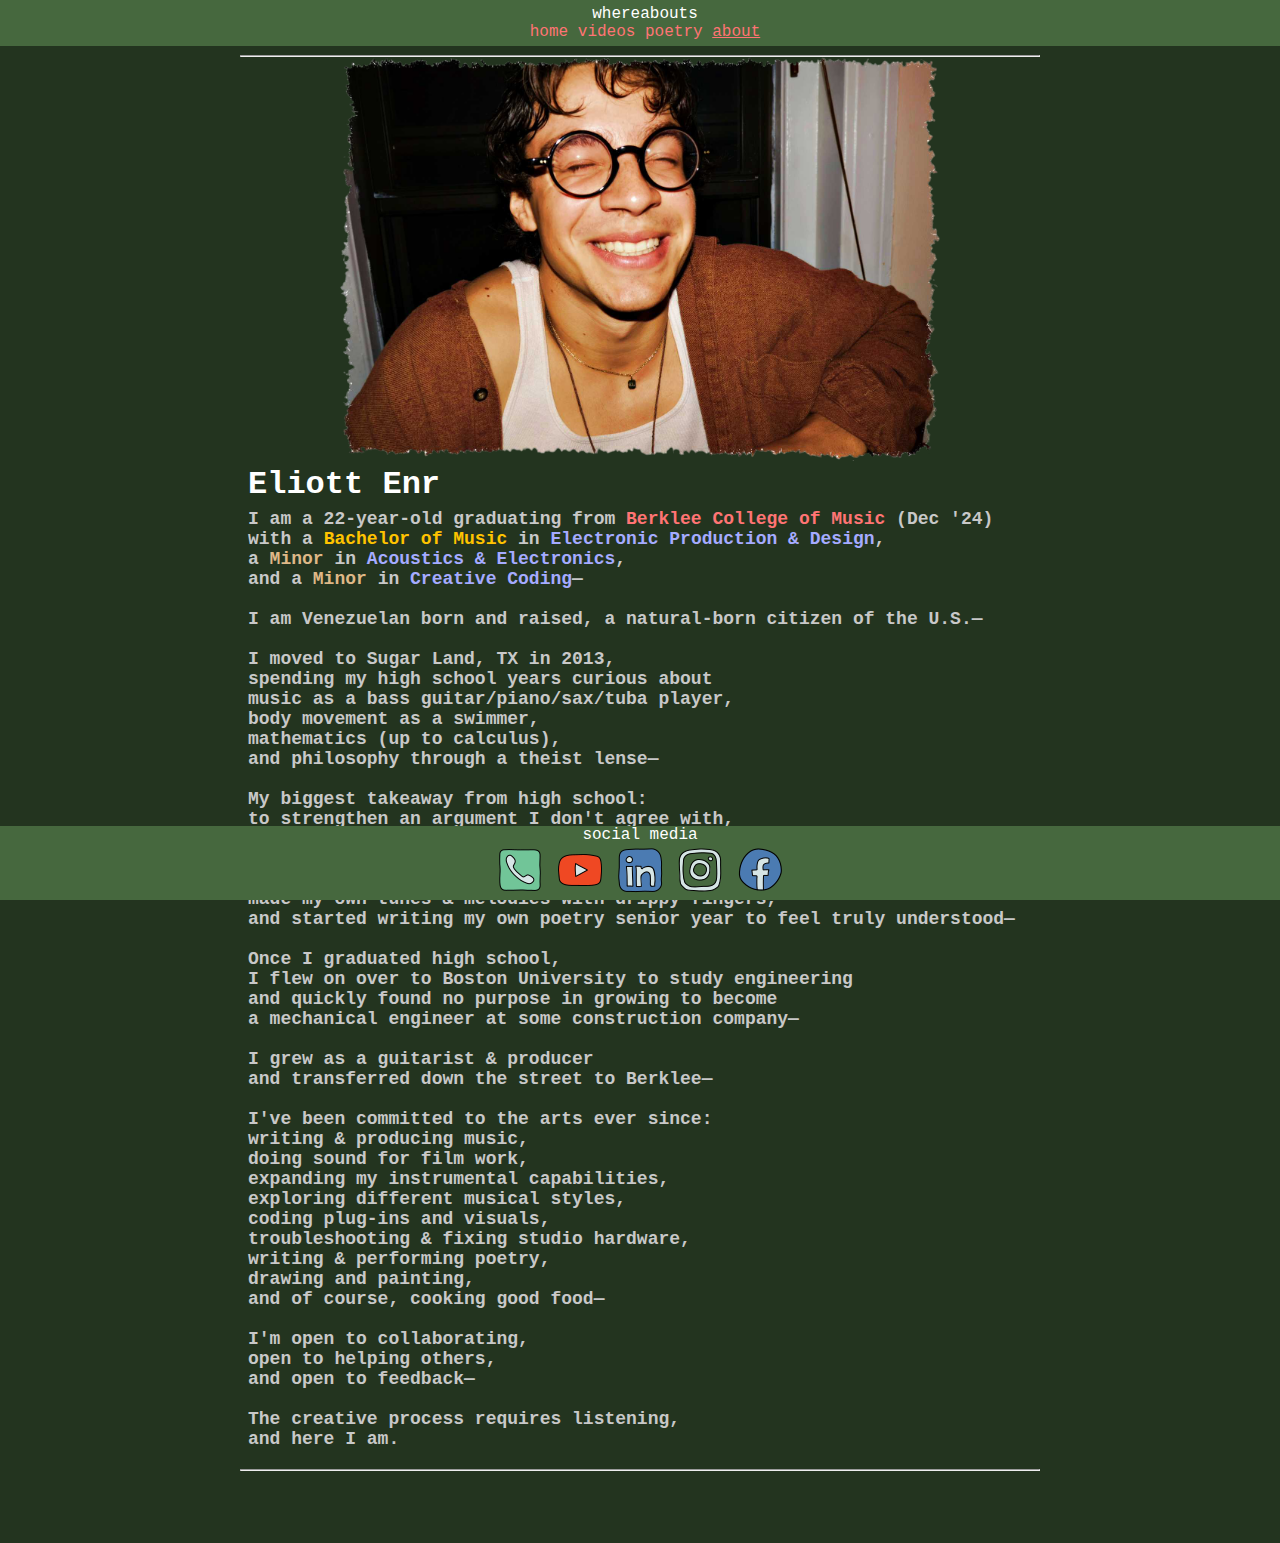
<file: about.html>
<!DOCTYPE html>
<html lang="en">
  <head>
    <meta name="viewport" content="width=device-width, initial-scale=1.0">
    <meta charset="UTF-8" />
    <title>el mendoza: about</title>
    <link href="style.08.15.2024.css" rel="stylesheet" />
  </head>
  <header>
      whereabouts
      <br/>
        <a href="index.html">home</a>
        <a href="videos.html">videos</a>
        <a href="poetry.html">poetry</a>
        <a href="about.html" style="text-decoration:underline;">about</a>
  </header>
  <body>
    <hr/>
    <img src="images/myFace.08.15.2024.png" class="homeImage"></img>
    <h1 id="typing1"></h1>

    <h2>

        I am a 22-year-old graduating from
        <b style="color:rgb(255, 116, 116)">Berklee College of Music</b>
        (Dec '24)
        <br>with a
        <b style="color:rgb( 255, 195, 0)">Bachelor of Music</b>
        in
        <b style="color:rgb(165, 171, 255)">Electronic Production & Design</b>,
        <br>a
        <b style="color:rgb(222,184,135)">Minor</b>
        in
        <b style="color:rgb(165, 171, 255)">Acoustics & Electronics</b>,
        <br>and a
        <b style="color:rgb(222,184,135)">Minor</b>
         in
        <b style="color:rgb(165, 171, 255)">Creative Coding</b>—
        <br><br>
        I am Venezuelan born and raised, a natural-born citizen of the U.S.—
        <br><br>
        I moved to Sugar Land, TX in 2013,
        <br>spending my high school years curious about
        <br>music as a bass guitar/piano/sax/tuba player,
        <br>body movement as a swimmer,
        <br>mathematics (up to calculus),
        <br>and philosophy through a theist lense—
        <br><br>
        My biggest takeaway from high school:
        <br>to strengthen an argument I don't agree with,
        <br>and continuously learn what premises I stand on—
        <br><br>
        I developed my own bilingual worldviews,
        <br>made my own tunes & melodies with drippy fingers,
        <br>and started writing my own poetry senior year to feel truly understood—
        <br><br>
        Once I graduated high school,
        <br>I flew on over to Boston University to study engineering
        <br>and quickly found no purpose in growing to become
        <br>a mechanical engineer at some construction company—
        <br><br>
        I grew as a guitarist & producer
        <br>and transferred down the street to Berklee—
        <br><br>
        I've been committed to the arts ever since:
        <br>writing & producing music,
        <br>doing sound for film work,
        <br>expanding my instrumental capabilities,
        <br>exploring different musical styles,
        <br>coding plug-ins and visuals,
        <br>troubleshooting & fixing studio hardware,
        <br>writing & performing poetry,
        <br>drawing and painting,
        <br>and of course, cooking good food—
        <br><br>
        I'm open to collaborating,
        <br>open to helping others,
        <br>and open to feedback—
        <br><br>
        The creative process requires listening,
        <br>and here I am.
        <br><br>
</h2>
    <hr/>
    <ul>
  <br>
  <ul/>
  </body>
  <footer>
    social media
    <div>
      <a id="myBtn">
        <img
        src="icons8/icons8-phone-48.png"
        class="smIcons"/>
      </a>
      <div id="myModal" class="modal">
        <div class="modal-content">
          <span class="close">&times;</span>
          <p style="color: white">
            my phone number:
          </p>
          <p style="color: rgb(126, 126, 126)">
            +1 (FIVE oh ONE) TWO oh SIX - SEVEN NINE SEVEN THREE
          </p>
        </div>
      </div>
      <a
        href="https://www.youtube.com/channel/UCFUyNW3j3Fj5PQKN3qYubug"
        style="color: transparent"
      >
        <img
          src="icons8/icons8-youtube-48.png"
          class="smIcons"
        />
      </a>
      <a
        href="https://www.linkedin.com/in/eliott-mendoza-816580221/"
        style="color: transparent"
      >
        <img
          src="icons8/icons8-linkedin-48.png"
          class="smIcons"
        />
      </a>
      <a href="https://www.instagram.com/eel.iioott/" style="color: transparent">
        <img
          src="icons8/icons8-instagram-48.png"
          class="smIcons"
        />
      </a>
      <a href="https://www.facebook.com/eliottmw" style="color: transparent">
        <img
          src="icons8/icons8-facebook-48.png"
          class="smIcons"
        />
      </a>
    </div>
  </footer>
  <script src="about.js"></script>
  <script src="phoneNumber.js"></script>
</html>
</file>
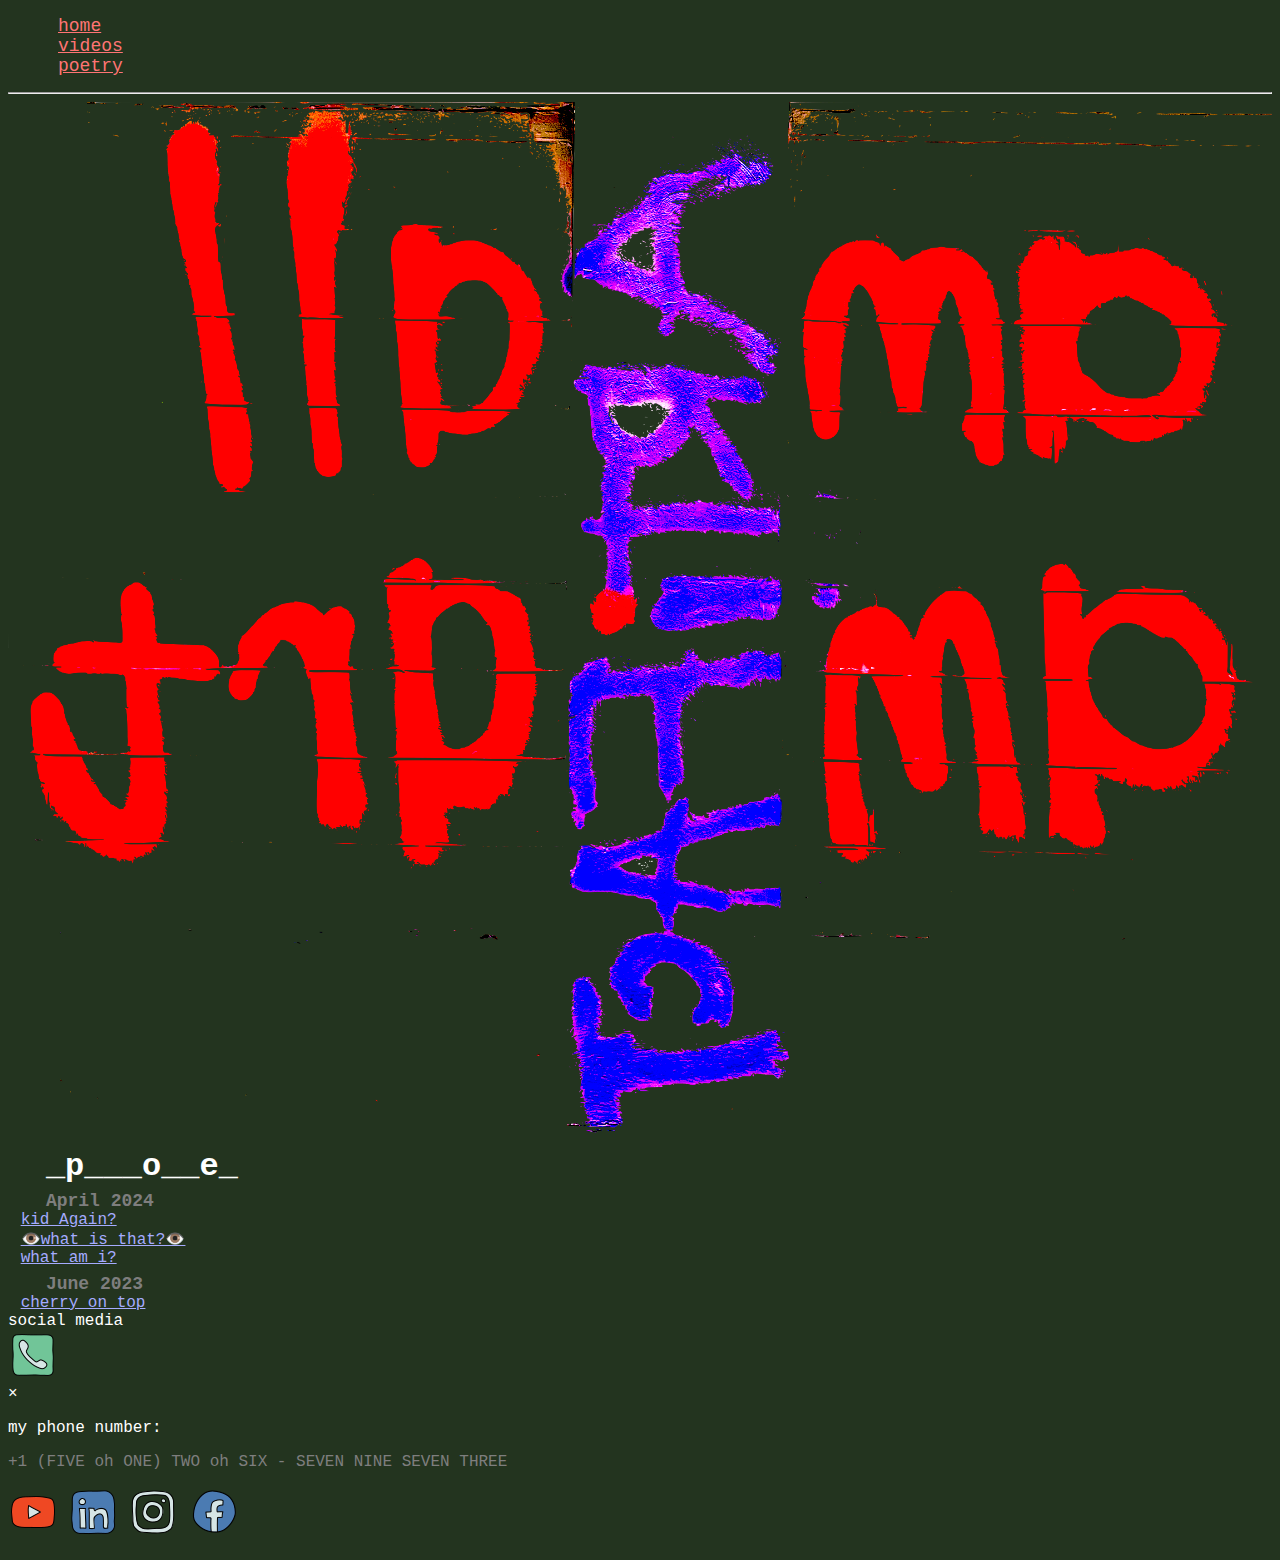
<file: poetry.html>
<!DOCTYPE html>
<html lang="en">
  <head>
    <meta name="viewport" content="width=device-width, initial-scale=1.0" />
    <meta charset="UTF-8" />
    <title>el mendoza</title>
    <link href="style.css" rel="stylesheet" />
  </head>
  <header>
    <ul>
      <li>
        <a href="index.html">home</a>
      </li>
      <li>
        <a href="videos.html">videos</a>
      </li>
      <li>
        <a href="poetry.html">poetry</a>
      </li>
    </ul>
    <hr />
  </header>
  <body>
    <div class="faceImage">
        <img src="images/ARTIFACT.png"></img>
    </div>
    <h1 id="typing1"></h1>
    <h2>April 2024</h2>
    <a
      style="margin: 1%; color: rgb(165, 171, 255); text-decoration: underline"
      href="poems/kid Again.pdf"
      target="_blank"
    >
      kid Again?
    </a>
    <br />
    <a
      style="margin: 1%; color: rgb(165, 171, 255); text-decoration: underline"
      href="poems/what is that.pdf"
      target="_blank"
    >
      👁️what is that?👁️
    </a>
    <br />
    <a
      style="margin: 1%; color: rgb(165, 171, 255); text-decoration: underline"
      href="poems/what am i.pdf"
      target="_blank"
    >
      what am i?
    </a>
    <h2>June 2023</h2>
    <a
      style="margin: 1%; color: rgb(165, 171, 255); text-decoration: underline"
      href="poems/cherry on top.png"
      target="_blank"
    >
      cherry on top
    </a>
  </body>
  <footer>
    social media
    <div>
      <a id="myBtn">
        <img src="icons8/icons8-phone-48.png" class="smIcons" />
      </a>
      <div id="myModal" class="modal">
        <div class="modal-content">
          <span class="close">&times;</span>
          <p style="color: white">my phone number:</p>
          <p style="color: rgb(126, 126, 126)">
            +1 (FIVE oh ONE) TWO oh SIX - SEVEN NINE SEVEN THREE
          </p>
        </div>
      </div>
      <a
        href="https://www.youtube.com/channel/UCFUyNW3j3Fj5PQKN3qYubug"
        target="_blank"
        rel="noopener noreferrer"
        style="color: transparent"
      >
        <img src="icons8/icons8-youtube-48.png" class="smIcons" />
      </a>
      <a
        href="https://www.linkedin.com/in/eliott-mendoza-816580221/"
        target="_blank"
        rel="noopener noreferrer"
        style="color: transparent"
      >
        <img src="icons8/icons8-linkedin-48.png" class="smIcons" />
      </a>
      <a
        href="https://www.instagram.com/eel.iioott/"
        target="_blank"
        rel="noopener noreferrer"
        style="color: transparent"
      >
        <img src="icons8/icons8-instagram-48.png" class="smIcons" />
      </a>
      <a
        href="https://www.facebook.com/eliottmw"
        target="_blank"
        rel="noopener noreferrer"
        style="color: transparent"
      >
        <img src="icons8/icons8-facebook-48.png" class="smIcons" />
      </a>
    </div>
  </footer>
  <script src="poetryBody.js"></script>
  <script src="Modal_phoneNumber.js"></script>
</html>
</file>
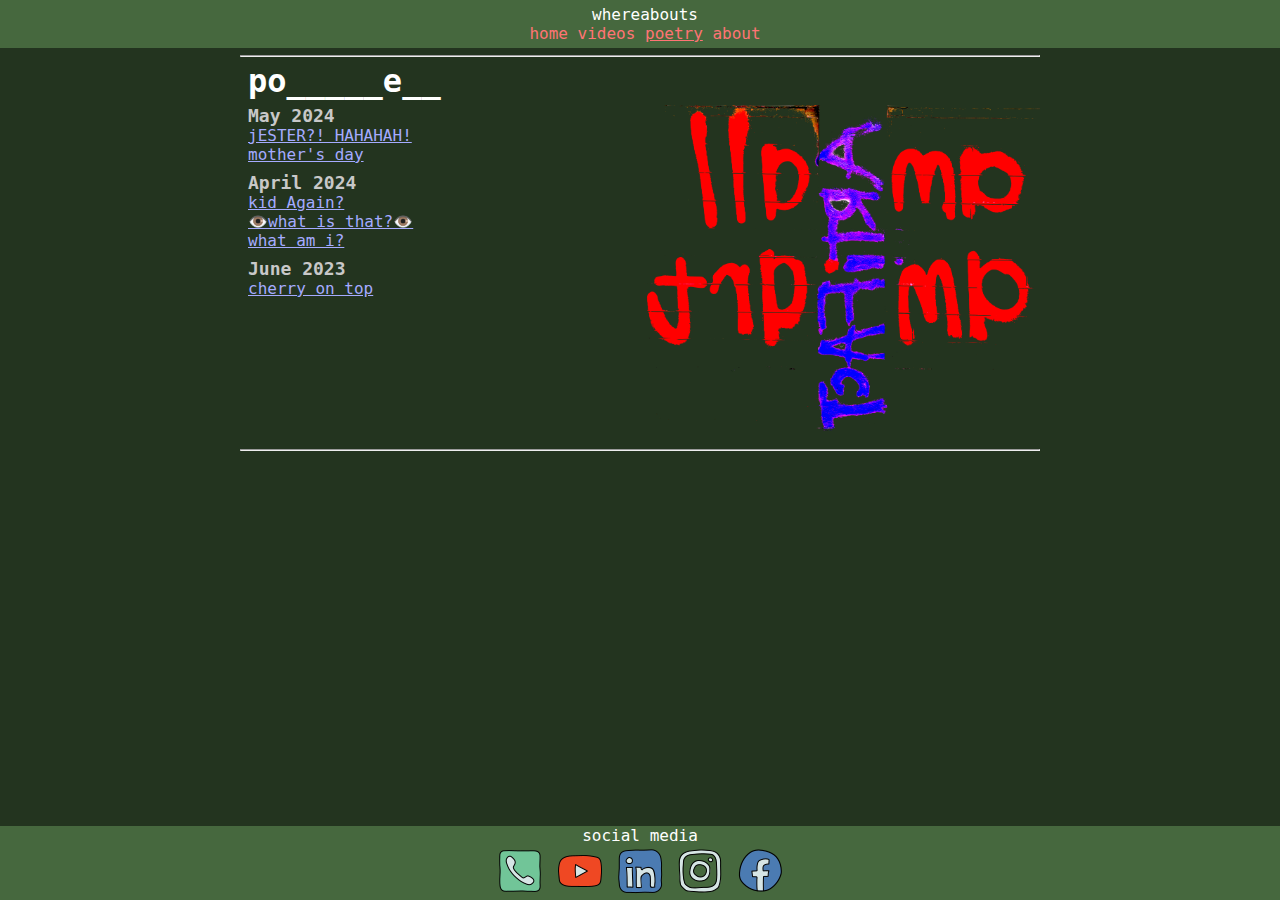
<file: rnbo.html>
<!DOCTYPE html>
<html lang="en">
  <head>
    <meta name="viewport" content="width=device-width, initial-scale=1.0" />
    <meta charset="UTF-8" />
    <title>el mendoza: poetry</title>
    <link href="style.08.15.2024.css" rel="stylesheet" />
  </head>
  <header>
      whereabouts
      <br/>
        <a href="index.html">home</a>
        <a href="videos.html">videos</a>
        <a href="poetry.html" style="text-decoration:underline;">poetry</a>
        <a href="about.html">about</a>
  </header>
  <body>
    <hr/>
    <h1 id="typing1"></h1>
      <img src="images/ARTIFACT.png" class="poemImage"></img>
    <h2>May 2024</h2>
    <a
      class="poemLinks"
      href="poems/jESTER?! HAHAHAH!.png"
      target="_blank"
    >
    jESTER?! HAHAHAH!
    </a>
    <br />
    <a
    class="poemLinks"
    href="poems/mother's day.png"
    target="_blank"
  >
  mother's day
  </a>
    <br />
    <h2>April 2024</h2>
    <a
      class="poemLinks"
      href="poems/kid Again.pdf"
      target="_blank"
    >
      kid Again?
    </a>
    <br />
    <a
      class="poemLinks"
      href="poems/what is that.pdf"
      target="_blank"
    >
      👁️what is that?👁️
    </a>
    <br />
    <a
      class="poemLinks"
      href="poems/what am i.pdf"
      target="_blank"
    >
      what am i?
    </a>
    <h2>June 2023</h2>
    <a
      class="poemLinks"
      href="poems/cherry on top.png"
      target="_blank"
    >
      cherry on top
    </a>
    <br><br><br><br><br><br><br><br>
    <div class="typeChalk">
        <h3 id="typing2"></h3>
    </div>
    <hr>
  </body>
  <footer>
    social media
    <div>
      <a id="myBtn">
        <img src="icons8/icons8-phone-48.png" class="smIcons" />
      </a>
      <div id="myModal" class="modal">
        <div class="modal-content">
          <span class="close">&times;</span>
          <p style="color: white">my phone number:</p>
          <p style="color: rgb(126, 126, 126)">
            +1 (FIVE oh ONE) TWO oh SIX - SEVEN NINE SEVEN THREE
          </p>
        </div>
      </div>
      <a
        href="https://www.youtube.com/channel/UCFUyNW3j3Fj5PQKN3qYubug"
        target="_blank"
        rel="noopener noreferrer"
        style="color: transparent"
      >
        <img src="icons8/icons8-youtube-48.png" class="smIcons" />
      </a>
      <a
        href="https://www.linkedin.com/in/eliott-mendoza-816580221/"
        target="_blank"
        rel="noopener noreferrer"
        style="color: transparent"
      >
        <img src="icons8/icons8-linkedin-48.png" class="smIcons" />
      </a>
      <a
        href="https://www.instagram.com/eel.iioott/"
        target="_blank"
        rel="noopener noreferrer"
        style="color: transparent"
      >
        <img src="icons8/icons8-instagram-48.png" class="smIcons" />
      </a>
      <a
        href="https://www.facebook.com/eliottmw"
        target="_blank"
        rel="noopener noreferrer"
        style="color: transparent"
      >
        <img src="icons8/icons8-facebook-48.png" class="smIcons" />
      </a>
    </div>
  </footer>
  <script src="poetry.js"></script>
  <script src="phoneNumber.js"></script>
</html>
</file>
<file: assets/css/main.css>
@import url("https://fonts.googleapis.com/css?family=Source+Sans+Pro:300,400,300italic,400italic");
@import url("https://fonts.googleapis.com/css2?family=DotGothic16&family=Lexend:wght@100..900&family=Press+Start+2P&display=swap");
@import url("https://fonts.googleapis.com/css2?family=Coral+Pixels&display=swap");
@import url("https://fonts.googleapis.com/css2?family=Funnel+Display:wght@300..800&display=swap");
@import url("fontawesome-all.min.css");

html, body, div, span, applet, object,
iframe, h1, h2, h3, h4, h5, h6, p, blockquote,
pre, a, abbr, acronym, address, big, cite,
code, del, dfn, em, img, ins, kbd, q, s, samp,
small, strike, strong, sub, sup, tt, var, b,
u, i, center, dl, dt, dd, ol, ul, li, fieldset,
form, label, legend, table, caption, tbody,
tfoot, thead, tr, th, td, article, aside,
canvas, details, embed, figure, figcaption,
footer, header, hgroup, menu, nav, output, ruby,
section, summary, time, mark, audio, video {
	margin: 0;
	padding: 0;
	border: 0;
	font-size: 100%;
	font: inherit;
	vertical-align: baseline;
	text-shadow: 0px 0px;}

article, aside, details, figcaption, figure,
footer, header, hgroup, menu, nav, section {
	display: block;}

body {
	line-height: 1;
}

ol, ul {
	list-style: none;
}

blockquote, q {
	quotes: none;
}

	blockquote:before, blockquote:after, q:before, q:after {
		content: '';
		content: none;
	}

table {
	border-collapse: collapse;
	border-spacing: 0;
}

body {
	-webkit-text-size-adjust: none;
}

mark {
	background-color: transparent;
	color: inherit;
}

input::-moz-focus-inner {
	border: 0;
	padding: 0;
}

input, select, textarea {
	-moz-appearance: none;
	-webkit-appearance: none;
	-ms-appearance: none;
	appearance: none;
}

/* Row */

	.row {
		display: flex;
		flex-wrap: wrap;
		box-sizing: border-box;
		align-items: stretch;
	}

		.row > * {
			box-sizing: border-box;
		}

		.row.gtr-uniform > * > :last-child {
			margin-bottom: 0;
		}

		.row.aln-left {
			justify-content: flex-start;
		}

		.row.aln-center {
			justify-content: center;
		}

		.row.aln-right {
			justify-content: flex-end;
		}

		.row.aln-top {
			align-items: flex-start;
		}

		.row.aln-middle {
			align-items: center;
		}

		.row.aln-bottom {
			align-items: flex-end;
		}

		.row > .imp {
			order: -1;
		}

		.row > .col-1 {
			width: 8.33333%;
		}

		.row > .off-1 {
			margin-left: 8.33333%;
		}

		.row > .col-2 {
			width: 16.66667%;
		}

		.row > .off-2 {
			margin-left: 16.66667%;
		}

		.row > .col-3 {
			width: 25%;
		}

		.row > .off-3 {
			margin-left: 25%;
		}

		.row > .col-4 {
			width: 33.33333%;
		}

		.row > .off-4 {
			margin-left: 33.33333%;
		}

		.row > .col-5 {
			width: 41.66667%;
		}

		.row > .off-5 {
			margin-left: 41.66667%;
		}

		.row > .col-6 {
			width: 50%;
		}

		.row > .off-6 {
			margin-left: 50%;
		}

		.row > .col-7 {
			width: 58.33333%;
		}

		.row > .off-7 {
			margin-left: 58.33333%;
		}

		.row > .col-8 {
			width: 66.66667%;
		}

		.row > .off-8 {
			margin-left: 66.66667%;
		}

		.row > .col-9 {
			width: 75%;
		}

		.row > .off-9 {
			margin-left: 75%;
		}

		.row > .col-10 {
			width: 83.33333%;
		}

		.row > .off-10 {
			margin-left: 83.33333%;
		}

		.row > .col-11 {
			width: 91.66667%;
		}

		.row > .off-11 {
			margin-left: 91.66667%;
		}

		.row > .col-12 {
			width: 100%;
		}

		.row > .off-12 {
			margin-left: 100%;
		}

		.row.gtr-0 {
			margin-top: 0em;
			margin-left: 0em;
		}

			.row.gtr-0 > * {
				padding: 0em 0 0 0em;
			}

			.row.gtr-0.gtr-uniform {
				margin-top: 0em;
			}

				.row.gtr-0.gtr-uniform > * {
					padding-top: 0em;
				}

		.row.gtr-25 {
			margin-top: -0.3125em;
			margin-left: -0.3125em;
		}

			.row.gtr-25 > * {
				padding: 0.3125em 0 0 0.3125em;
			}

			.row.gtr-25.gtr-uniform {
				margin-top: -0.3125em;
			}

				.row.gtr-25.gtr-uniform > * {
					padding-top: 0.3125em;
				}

		.row.gtr-50 {
			margin-top: -0.625em;
			margin-left: -0.625em;
		}

			.row.gtr-50 > * {
				padding: 0.625em 0 0 0.625em;
			}

			.row.gtr-50.gtr-uniform {
				margin-top: -0.625em;
			}

				.row.gtr-50.gtr-uniform > * {
					padding-top: 0.625em;
				}

		.row {
			margin-top: -1.25em;
			margin-left: -1.25em;
		}

			.row > * {
				padding: 1.25em 0 0 1.25em;
			}

			.row.gtr-uniform {
				margin-top: -1.25em;
			}

				.row.gtr-uniform > * {
					padding-top: 1.25em;
				}

		.row.gtr-150 {
			margin-top: -1.875em;
			margin-left: -1.875em;
		}

			.row.gtr-150 > * {
				padding: 1.875em 0 0 1.875em;
			}

			.row.gtr-150.gtr-uniform {
				margin-top: -1.875em;
			}

				.row.gtr-150.gtr-uniform > * {
					padding-top: 1.875em;
				}

		.row.gtr-200 {
			margin-top: -2.5em;
			margin-left: -2.5em;
		}

			.row.gtr-200 > * {
				padding: 2.5em 0 0 2.5em;
			}

			.row.gtr-200.gtr-uniform {
				margin-top: -2.5em;
			}

				.row.gtr-200.gtr-uniform > * {
					padding-top: 2.5em;
				}

		@media screen and (max-width: 1680px) {

			.row {
				display: flex;
				flex-wrap: wrap;
				box-sizing: border-box;
				align-items: stretch;
			}

				.row > * {
					box-sizing: border-box;
				}

				.row.gtr-uniform > * > :last-child {
					margin-bottom: 0;
				}

				.row.aln-left {
					justify-content: flex-start;
				}

				.row.aln-center {
					justify-content: center;
				}

				.row.aln-right {
					justify-content: flex-end;
				}

				.row.aln-top {
					align-items: flex-start;
				}

				.row.aln-middle {
					align-items: center;
				}

				.row.aln-bottom {
					align-items: flex-end;
				}

				.row > .imp-xlarge {
					order: -1;
				}

				.row > .col-1-xlarge {
					width: 8.33333%;
				}

				.row > .off-1-xlarge {
					margin-left: 8.33333%;
				}

				.row > .col-2-xlarge {
					width: 16.66667%;
				}

				.row > .off-2-xlarge {
					margin-left: 16.66667%;
				}

				.row > .col-3-xlarge {
					width: 25%;
				}

				.row > .off-3-xlarge {
					margin-left: 25%;
				}

				.row > .col-4-xlarge {
					width: 33.33333%;
				}

				.row > .off-4-xlarge {
					margin-left: 33.33333%;
				}

				.row > .col-5-xlarge {
					width: 41.66667%;
				}

				.row > .off-5-xlarge {
					margin-left: 41.66667%;
				}

				.row > .col-6-xlarge {
					width: 50%;
				}

				.row > .off-6-xlarge {
					margin-left: 50%;
				}

				.row > .col-7-xlarge {
					width: 58.33333%;
				}

				.row > .off-7-xlarge {
					margin-left: 58.33333%;
				}

				.row > .col-8-xlarge {
					width: 66.66667%;
				}

				.row > .off-8-xlarge {
					margin-left: 66.66667%;
				}

				.row > .col-9-xlarge {
					width: 75%;
				}

				.row > .off-9-xlarge {
					margin-left: 75%;
				}

				.row > .col-10-xlarge {
					width: 83.33333%;
				}

				.row > .off-10-xlarge {
					margin-left: 83.33333%;
				}

				.row > .col-11-xlarge {
					width: 91.66667%;
				}

				.row > .off-11-xlarge {
					margin-left: 91.66667%;
				}

				.row > .col-12-xlarge {
					width: 100%;
				}

				.row > .off-12-xlarge {
					margin-left: 100%;
				}

				.row.gtr-0 {
					margin-top: 0em;
					margin-left: 0em;
				}

					.row.gtr-0 > * {
						padding: 0em 0 0 0em;
					}

					.row.gtr-0.gtr-uniform {
						margin-top: 0em;
					}

						.row.gtr-0.gtr-uniform > * {
							padding-top: 0em;
						}

				.row.gtr-25 {
					margin-top: -0.3125em;
					margin-left: -0.3125em;
				}

					.row.gtr-25 > * {
						padding: 0.3125em 0 0 0.3125em;
					}

					.row.gtr-25.gtr-uniform {
						margin-top: -0.3125em;
					}

						.row.gtr-25.gtr-uniform > * {
							padding-top: 0.3125em;
						}

				.row.gtr-50 {
					margin-top: -0.625em;
					margin-left: -0.625em;
				}

					.row.gtr-50 > * {
						padding: 0.625em 0 0 0.625em;
					}

					.row.gtr-50.gtr-uniform {
						margin-top: -0.625em;
					}

						.row.gtr-50.gtr-uniform > * {
							padding-top: 0.625em;
						}

				.row {
					margin-top: -1.25em;
					margin-left: -1.25em;
				}

					.row > * {
						padding: 1.25em 0 0 1.25em;
					}

					.row.gtr-uniform {
						margin-top: -1.25em;
					}

						.row.gtr-uniform > * {
							padding-top: 1.25em;
						}

				.row.gtr-150 {
					margin-top: -1.875em;
					margin-left: -1.875em;
				}

					.row.gtr-150 > * {
						padding: 1.875em 0 0 1.875em;
					}

					.row.gtr-150.gtr-uniform {
						margin-top: -1.875em;
					}

						.row.gtr-150.gtr-uniform > * {
							padding-top: 1.875em;
						}

				.row.gtr-200 {
					margin-top: -2.5em;
					margin-left: -2.5em;
				}

					.row.gtr-200 > * {
						padding: 2.5em 0 0 2.5em;
					}

					.row.gtr-200.gtr-uniform {
						margin-top: -2.5em;
					}

						.row.gtr-200.gtr-uniform > * {
							padding-top: 2.5em;
						}

		}

		@media screen and (max-width: 1280px) {

			.row {
				display: flex;
				flex-wrap: wrap;
				box-sizing: border-box;
				align-items: stretch;
			}

				.row > * {
					box-sizing: border-box;
				}

				.row.gtr-uniform > * > :last-child {
					margin-bottom: 0;
				}

				.row.aln-left {
					justify-content: flex-start;
				}

				.row.aln-center {
					justify-content: center;
				}

				.row.aln-right {
					justify-content: flex-end;
				}

				.row.aln-top {
					align-items: flex-start;
				}

				.row.aln-middle {
					align-items: center;
				}

				.row.aln-bottom {
					align-items: flex-end;
				}

				.row > .imp-large {
					order: -1;
				}

				.row > .col-1-large {
					width: 8.33333%;
				}

				.row > .off-1-large {
					margin-left: 8.33333%;
				}

				.row > .col-2-large {
					width: 16.66667%;
				}

				.row > .off-2-large {
					margin-left: 16.66667%;
				}

				.row > .col-3-large {
					width: 25%;
				}

				.row > .off-3-large {
					margin-left: 25%;
				}

				.row > .col-4-large {
					width: 33.33333%;
				}

				.row > .off-4-large {
					margin-left: 33.33333%;
				}

				.row > .col-5-large {
					width: 41.66667%;
				}

				.row > .off-5-large {
					margin-left: 41.66667%;
				}

				.row > .col-6-large {
					width: 50%;
				}

				.row > .off-6-large {
					margin-left: 50%;
				}

				.row > .col-7-large {
					width: 58.33333%;
				}

				.row > .off-7-large {
					margin-left: 58.33333%;
				}

				.row > .col-8-large {
					width: 66.66667%;
				}

				.row > .off-8-large {
					margin-left: 66.66667%;
				}

				.row > .col-9-large {
					width: 75%;
				}

				.row > .off-9-large {
					margin-left: 75%;
				}

				.row > .col-10-large {
					width: 83.33333%;
				}

				.row > .off-10-large {
					margin-left: 83.33333%;
				}

				.row > .col-11-large {
					width: 91.66667%;
				}

				.row > .off-11-large {
					margin-left: 91.66667%;
				}

				.row > .col-12-large {
					width: 100%;
				}

				.row > .off-12-large {
					margin-left: 100%;
				}

				.row.gtr-0 {
					margin-top: 0em;
					margin-left: 0em;
				}

					.row.gtr-0 > * {
						padding: 0em 0 0 0em;
					}

					.row.gtr-0.gtr-uniform {
						margin-top: 0em;
					}

						.row.gtr-0.gtr-uniform > * {
							padding-top: 0em;
						}

				.row.gtr-25 {
					margin-top: -0.3125em;
					margin-left: -0.3125em;
				}

					.row.gtr-25 > * {
						padding: 0.3125em 0 0 0.3125em;
					}

					.row.gtr-25.gtr-uniform {
						margin-top: -0.3125em;
					}

						.row.gtr-25.gtr-uniform > * {
							padding-top: 0.3125em;
						}

				.row.gtr-50 {
					margin-top: -0.625em;
					margin-left: -0.625em;
				}

					.row.gtr-50 > * {
						padding: 0.625em 0 0 0.625em;
					}

					.row.gtr-50.gtr-uniform {
						margin-top: -0.625em;
					}

						.row.gtr-50.gtr-uniform > * {
							padding-top: 0.625em;
						}

				.row {
					margin-top: -1.25em;
					margin-left: -1.25em;
				}

					.row > * {
						padding: 1.25em 0 0 1.25em;
					}

					.row.gtr-uniform {
						margin-top: -1.25em;
					}

						.row.gtr-uniform > * {
							padding-top: 1.25em;
						}

				.row.gtr-150 {
					margin-top: -1.875em;
					margin-left: -1.875em;
				}

					.row.gtr-150 > * {
						padding: 1.875em 0 0 1.875em;
					}

					.row.gtr-150.gtr-uniform {
						margin-top: -1.875em;
					}

						.row.gtr-150.gtr-uniform > * {
							padding-top: 1.875em;
						}

				.row.gtr-200 {
					margin-top: -2.5em;
					margin-left: -2.5em;
				}

					.row.gtr-200 > * {
						padding: 2.5em 0 0 2.5em;
					}

					.row.gtr-200.gtr-uniform {
						margin-top: -2.5em;
					}

						.row.gtr-200.gtr-uniform > * {
							padding-top: 2.5em;
						}

		}

		@media screen and (max-width: 980px) {

			.row {
				display: flex;
				flex-wrap: wrap;
				box-sizing: border-box;
				align-items: stretch;
			}

				.row > * {
					box-sizing: border-box;
				}

				.row.gtr-uniform > * > :last-child {
					margin-bottom: 0;
				}

				.row.aln-left {
					justify-content: flex-start;
				}

				.row.aln-center {
					justify-content: center;
				}

				.row.aln-right {
					justify-content: flex-end;
				}

				.row.aln-top {
					align-items: flex-start;
				}

				.row.aln-middle {
					align-items: center;
				}

				.row.aln-bottom {
					align-items: flex-end;
				}

				.row > .imp-medium {
					order: -1;
				}

				.row > .col-1-medium {
					width: 8.33333%;
				}

				.row > .off-1-medium {
					margin-left: 8.33333%;
				}

				.row > .col-2-medium {
					width: 16.66667%;
				}

				.row > .off-2-medium {
					margin-left: 16.66667%;
				}

				.row > .col-3-medium {
					width: 25%;
				}

				.row > .off-3-medium {
					margin-left: 25%;
				}

				.row > .col-4-medium {
					width: 33.33333%;
				}

				.row > .off-4-medium {
					margin-left: 33.33333%;
				}

				.row > .col-5-medium {
					width: 41.66667%;
				}

				.row > .off-5-medium {
					margin-left: 41.66667%;
				}

				.row > .col-6-medium {
					width: 50%;
				}

				.row > .off-6-medium {
					margin-left: 50%;
				}

				.row > .col-7-medium {
					width: 58.33333%;
				}

				.row > .off-7-medium {
					margin-left: 58.33333%;
				}

				.row > .col-8-medium {
					width: 66.66667%;
				}

				.row > .off-8-medium {
					margin-left: 66.66667%;
				}

				.row > .col-9-medium {
					width: 75%;
				}

				.row > .off-9-medium {
					margin-left: 75%;
				}

				.row > .col-10-medium {
					width: 83.33333%;
				}

				.row > .off-10-medium {
					margin-left: 83.33333%;
				}

				.row > .col-11-medium {
					width: 91.66667%;
				}

				.row > .off-11-medium {
					margin-left: 91.66667%;
				}

				.row > .col-12-medium {
					width: 100%;
				}

				.row > .off-12-medium {
					margin-left: 100%;
				}

				.row.gtr-0 {
					margin-top: 0em;
					margin-left: 0em;
				}

					.row.gtr-0 > * {
						padding: 0em 0 0 0em;
					}

					.row.gtr-0.gtr-uniform {
						margin-top: 0em;
					}

						.row.gtr-0.gtr-uniform > * {
							padding-top: 0em;
						}

				.row.gtr-25 {
					margin-top: -0.3125em;
					margin-left: -0.3125em;
				}

					.row.gtr-25 > * {
						padding: 0.3125em 0 0 0.3125em;
					}

					.row.gtr-25.gtr-uniform {
						margin-top: -0.3125em;
					}

						.row.gtr-25.gtr-uniform > * {
							padding-top: 0.3125em;
						}

				.row.gtr-50 {
					margin-top: -0.625em;
					margin-left: -0.625em;
				}

					.row.gtr-50 > * {
						padding: 0.625em 0 0 0.625em;
					}

					.row.gtr-50.gtr-uniform {
						margin-top: -0.625em;
					}

						.row.gtr-50.gtr-uniform > * {
							padding-top: 0.625em;
						}

				.row {
					margin-top: -1.25em;
					margin-left: -1.25em;
				}

					.row > * {
						padding: 1.25em 0 0 1.25em;
					}

					.row.gtr-uniform {
						margin-top: -1.25em;
					}

						.row.gtr-uniform > * {
							padding-top: 1.25em;
						}

				.row.gtr-150 {
					margin-top: -1.875em;
					margin-left: -1.875em;
				}

					.row.gtr-150 > * {
						padding: 1.875em 0 0 1.875em;
					}

					.row.gtr-150.gtr-uniform {
						margin-top: -1.875em;
					}

						.row.gtr-150.gtr-uniform > * {
							padding-top: 1.875em;
						}

				.row.gtr-200 {
					margin-top: -2.5em;
					margin-left: -2.5em;
				}

					.row.gtr-200 > * {
						padding: 2.5em 0 0 2.5em;
					}

					.row.gtr-200.gtr-uniform {
						margin-top: -2.5em;
					}

						.row.gtr-200.gtr-uniform > * {
							padding-top: 2.5em;
						}

		}

		@media screen and (max-width: 736px) {

			.row {
				display: flex;
				flex-wrap: wrap;
				box-sizing: border-box;
				align-items: stretch;
			}

				.row > * {
					box-sizing: border-box;
				}

				.row.gtr-uniform > * > :last-child {
					margin-bottom: 0;
				}

				.row.aln-left {
					justify-content: flex-start;
				}

				.row.aln-center {
					justify-content: center;
				}

				.row.aln-right {
					justify-content: flex-end;
				}

				.row.aln-top {
					align-items: flex-start;
				}

				.row.aln-middle {
					align-items: center;
				}

				.row.aln-bottom {
					align-items: flex-end;
				}

				.row > .imp-small {
					order: -1;
				}

				.row > .col-1-small {
					width: 8.33333%;
				}

				.row > .off-1-small {
					margin-left: 8.33333%;
				}

				.row > .col-2-small {
					width: 16.66667%;
				}

				.row > .off-2-small {
					margin-left: 16.66667%;
				}

				.row > .col-3-small {
					width: 25%;
				}

				.row > .off-3-small {
					margin-left: 25%;
				}

				.row > .col-4-small {
					width: 33.33333%;
				}

				.row > .off-4-small {
					margin-left: 33.33333%;
				}

				.row > .col-5-small {
					width: 41.66667%;
				}

				.row > .off-5-small {
					margin-left: 41.66667%;
				}

				.row > .col-6-small {
					width: 50%;
				}

				.row > .off-6-small {
					margin-left: 50%;
				}

				.row > .col-7-small {
					width: 58.33333%;
				}

				.row > .off-7-small {
					margin-left: 58.33333%;
				}

				.row > .col-8-small {
					width: 66.66667%;
				}

				.row > .off-8-small {
					margin-left: 66.66667%;
				}

				.row > .col-9-small {
					width: 75%;
				}

				.row > .off-9-small {
					margin-left: 75%;
				}

				.row > .col-10-small {
					width: 83.33333%;
				}

				.row > .off-10-small {
					margin-left: 83.33333%;
				}

				.row > .col-11-small {
					width: 91.66667%;
				}

				.row > .off-11-small {
					margin-left: 91.66667%;
				}

				.row > .col-12-small {
					width: 100%;
				}

				.row > .off-12-small {
					margin-left: 100%;
				}

				.row.gtr-0 {
					margin-top: 0em;
					margin-left: 0em;
				}

					.row.gtr-0 > * {
						padding: 0em 0 0 0em;
					}

					.row.gtr-0.gtr-uniform {
						margin-top: 0em;
					}

						.row.gtr-0.gtr-uniform > * {
							padding-top: 0em;
						}

				.row.gtr-25 {
					margin-top: -0.3125em;
					margin-left: -0.3125em;
				}

					.row.gtr-25 > * {
						padding: 0.3125em 0 0 0.3125em;
					}

					.row.gtr-25.gtr-uniform {
						margin-top: -0.3125em;
					}

						.row.gtr-25.gtr-uniform > * {
							padding-top: 0.3125em;
						}

				.row.gtr-50 {
					margin-top: -0.625em;
					margin-left: -0.625em;
				}

					.row.gtr-50 > * {
						padding: 0.625em 0 0 0.625em;
					}

					.row.gtr-50.gtr-uniform {
						margin-top: -0.625em;
					}

						.row.gtr-50.gtr-uniform > * {
							padding-top: 0.625em;
						}

				.row {
					margin-top: -1.25em;
					margin-left: -1.25em;
				}

					.row > * {
						padding: 1.25em 0 0 1.25em;
					}

					.row.gtr-uniform {
						margin-top: -1.25em;
					}

						.row.gtr-uniform > * {
							padding-top: 1.25em;
						}

				.row.gtr-150 {
					margin-top: -1.875em;
					margin-left: -1.875em;
				}

					.row.gtr-150 > * {
						padding: 1.875em 0 0 1.875em;
					}

					.row.gtr-150.gtr-uniform {
						margin-top: -1.875em;
					}

						.row.gtr-150.gtr-uniform > * {
							padding-top: 1.875em;
						}

				.row.gtr-200 {
					margin-top: -2.5em;
					margin-left: -2.5em;
				}

					.row.gtr-200 > * {
						padding: 2.5em 0 0 2.5em;
					}

					.row.gtr-200.gtr-uniform {
						margin-top: -2.5em;
					}

						.row.gtr-200.gtr-uniform > * {
							padding-top: 2.5em;
						}

		}

/* Basic */

	html {
		box-sizing: border-box;
	}

	*, *:before, *:after {
		box-sizing: inherit;
	}

/*	body {
		background-image: url("images/overlay.png"), url("images/static.gif");
		background-repeat: repeat, no-repeat;
		background-size: auto, 100% 100%;
		background-attachment: fixed;
		overflow-y: scroll;
	}
*/
		body.is-preload *, body.is-preload *:before, body.is-preload *:after {
			-moz-animation: none !important;
			-webkit-animation: none !important;
			-ms-animation: none !important;
			animation: none !important;
			-moz-transition: none !important;
			-webkit-transition: none !important;
			-ms-transition: none !important;
			transition: none !important;
		}

	body, input, textarea, select {
		font-family: "Funnel Display";
		font-weight: 300;
		color: #777777;
		font-size: 20pt;
		line-height: 1.75em;
	}

		@media screen and (max-width: 1680px) {

			body, input, textarea, select {
				font-size: 15pt;
			}

		}

		@media screen and (max-width: 1280px) {

			body, input, textarea, select {
				font-size: 14pt;
			}

		}

		@media screen and (max-width: 736px) {

			body, input, textarea, select {
				font-size: 12pt;
			}

		}

		@media screen and (max-width: 360px) {

			body, input, textarea, select {
				font-size: 11pt;
			}

		}

	strong, b, h1, h2, h3, h4, h5, h6 {
		font-weight: 400;
		color: rgb(0,0,0,255);
	}

	h1 {
		font-size: 2em;
		font-weight: 600;
		font-family: "Funnel Display", serif;
		text-align: left;
	}

	h2 {
		font-size: 1.8em;
		letter-spacing: -0.015em;
		font-family: "Funnel Display", serif;
		text-align: right;
	}

	h3, h4, h5, h6 {
		font-size: 1.25em;
		letter-spacing: -0.015em;
	}

	@media screen and (max-width: 736px) {

		h1 {
			font-size: 1.75em;
		}

		h2 {
			font-size: 1.2em;
		}

		h3, h4, h5, h6 {
			font-size: 1em;
		}

	}

	blockquote {
		border-left: solid 0.5em #ddd;
		padding: 1em 0 1em 2em;
		font-style: italic;
	}

	em, i {
		font-style: italic;
	}

	hr {
		border: 0;
		border-top: solid 1px #ddd;
		padding: 1.5em 0 0 0;
		margin: 1.75em 0 0 0;
	}

	sub {
		position: relative;
		top: 0.5em;
		font-size: 0.8em;
	}

	sup {
		position: relative;
		top: -0.5em;
		font-size: 0.8em;
	}

	br.clear {
		clear: both;
	}

	p, ul, ol, dl, table, blockquote, form {
		margin-bottom: 2em;
	}

/* Table */

	table {
		width: 100%;
	}

		table.default tbody tr {
			border-bottom: solid 1px #f4f4f4;
		}

		table.default td {
			padding: 0.5em 1em 0.5em 1em;
		}

		table.default th {
			text-align: left;
			font-weight: 400;
			padding: 0.5em 1em 0.5em 1em;
		}

		table.default thead {
			border-bottom: solid 2px #f4f4f4;
		}

/* Form */

	form label {
		display: block;
		font-weight: 400;
		color: #363636;
		margin: 0 0 1em 0;
	}

	form input[type="text"],
	form input[type="email"],
	form input[type="password"],
	form select,
	form textarea {
		-webkit-appearance: none;
		border: 0;
		background: #f4f4f4;
		padding: 0.75em;
		width: 100%;
		-moz-transition: background-color .25s ease-in-out;
		-webkit-transition: background-color .25s ease-in-out;
		-ms-transition: background-color .25s ease-in-out;
		transition: background-color .25s ease-in-out;
	}

		form input[type="text"]:focus,
		form input[type="email"]:focus,
		form input[type="password"]:focus,
		form select:focus,
		form textarea:focus {
			background: #f8f8f8;
		}

	form input[type="text"],
	form input[type="email"],
	form input[type="password"],
	form select {
		line-height: 1.35em;
	}

	form ::-webkit-input-placeholder {
		color: #999;
	}

	form :-moz-placeholder {
		color: #999;
	}

	form ::-moz-placeholder {
		color: #999;
	}

	form :-ms-input-placeholder {
		color: #999;
	}

/* Section/Article */

	section, article {
		margin-bottom: 3em;
	}

		section > :last-child, section:last-child, article > :last-child, article:last-child {
			margin-bottom: 0;
		}

	header {
		margin: 0 0 1.5em 0;
	}



		header > h2 {
			margin: 0 0 0 0;
			font-weight: 300;
			font-size: 1.25em;
			color: rgba(0,0,0,1);
			text-shadow: -.08em 0 rgba(255, 0, 0, 1),  .08em 0 rgba(0, 0, 255, 0.5);
			letter-spacing: .15em;
		}

		p {
			margin: 0.5em 0 0 0;
			color: black;
			font-size: 0.8em;
			line-height: 1.2em;
			text-shadow: 0px 0px;
			letter-spacing: 0.25px;
			font-family: "Funnel Display";
			width: 80%;
			display: block;
			margin-left: auto;
			margin-right: auto;
		}

		@media screen and (max-width: 736px) {

			header {
				margin: 0 0 1em 0;
			}

		}

/* Image */

	.image {
		display: inline-block;
	}

		.image img {
			display: block;
			width: 100%;
		}

		.image.fit {
			display: block;
			width: 100%;
		}

		.image.featured {
			display: block;
			width: 100%;
			margin: 0 0 2em 0;
		}

		.image.left {
			float: left;
			margin: 0 2em 2em 0;
		}

		.image.centered {
			display: block;
			margin: 0 0 2em 0;
		}

			.image.centered img {
				margin: 0 auto;
				width: auto;
			}

/* Button */

	input[type="button"],
	input[type="submit"],
	input[type="reset"],
	button,
	.button {
		-moz-transition: background-color .25s ease-in-out;
		-webkit-transition: background-color .25s ease-in-out;
		-ms-transition: background-color .25s ease-in-out;
		transition: background-color .25s ease-in-out;
		-webkit-appearance: none;
		display: inline-block;
		background-color: #004c99;
		color: #ffffff;
		border: none;
		border-radius: 0.25em;
		cursor: pointer;
		outline: 0;
		padding: 0.5em 0.5em 0.5em 0.5em;
		text-shadow: 0px 0px;
		transition: background-color 0.3s ease, transform 0.3s ease;
		box-shadow: 0 2px 4px rgba(0, 0, 0, 0.2);
		text-decoration: none;
		text-align: center;
		width: auto;
		min-width: fit-content;
	}

		input[type="button"]:hover,
		input[type="submit"]:hover,
		input[type="reset"]:hover,
		button:hover,
		.button:hover {
			background-color: #0066cc;
			transform: translateY(-2px);
			box-shadow: 0 4px 8px rgba(0, 0, 0, 0.3);
		}

		input[type="button"]:active,
		input[type="submit"]:active,
		input[type="reset"]:active,
		button:active,
		.button:active {
			background-color: #444444;
		}

		input[type="button"].alt,
		input[type="submit"].alt,
		input[type="reset"].alt,
		button.alt,
		.button.alt {
			background-color: #777777;
		}

			input[type="button"].alt:hover,
			input[type="submit"].alt:hover,
			input[type="reset"].alt:hover,
			button.alt:hover,
			.button.alt:hover {
				background-color: #888888;
			}

			input[type="button"].alt:active,
			input[type="submit"].alt:active,
			input[type="reset"].alt:active,
			button.alt:active,
			.button.alt:active {
				background-color: #999999;
			}

		input[type="button"].small,
		input[type="submit"].small,
		input[type="reset"].small,
		button.small,
		.button.small {
			font-size: 0.75em;
		}

		input[type="button"].large,
		input[type="submit"].large,
		input[type="reset"].large,
		button.large,
		.button.large {
			font-size: 1.25em;
			padding: 0.5em 1.25em 0.5em 1.25em;
		}

		input[type="button"].xlarge,
		input[type="submit"].xlarge,
		input[type="reset"].xlarge,
		button.xlarge,
		.button.xlarge {
			font-size: 1.5em;
			padding: 0.5em 1.25em 0.5em 1.25em;
		}

		@media screen and (max-width: 736px) {
			.button,
			#contact input[type="submit"] {
				font-size: 1em;
				padding: 0.5em 1em;
				width: auto;
				min-width: fit-content;
			}
		}

/* List */

	ul {
		list-style: disc;
		padding-left: 1em;
	}

		ul li {
			padding-left: 0.5em;
		}

	ol {
		list-style: decimal;
		padding-left: 1.25em;
	}

		ol li {
			padding-left: 0.25em;
		}

/* Actions */

	ul.actions {
		list-style: none;
		padding-left: 0;
	}

		ul.actions li {
			display: inline-block;
			padding-left: 0;
			margin: 0 0 0 0.5em;
		}

			ul.actions li:first-child {
				margin-left: 0;
			}

		@media screen and (max-width: 736px) {

			ul.actions li {
				display: block;
				margin: 0.75em 0 0 0;
			}

				ul.actions li:first-child {
					margin-top: 0;
				}

		}

/* Icons */

	.icon {
		text-decoration: none;
		position: relative;
		text-decoration: none;
	}

		.icon:before {
			-moz-osx-font-smoothing: grayscale;
			-webkit-font-smoothing: antialiased;
			display: inline-block;
			font-style: normal;
			font-variant: normal;
			text-rendering: auto;
			line-height: 1;
			text-transform: none !important;
			text-shadow: 2px 2px 4px rgba(0, 0, 0, 0.8);
			font-family: 'Font Awesome 5 Free';
			font-weight: 400;
		}

		.icon.solid:before {
			font-weight: 900;
		}

		.icon.brands:before {
			font-family: 'Font Awesome 5 Brands';
		}

		.icon:before {
			line-height: inherit;
		}

		.icon > .label {
			display: none;
		}

/* Nav */

	#nav {
		text-align: center;
		height: 4.25em;
		cursor: default;
	}

		#nav a {
			position: relative;
			display: inline-block;
			color: #ffffff;
			width: 1em;
			height: 1em;
			line-height: 0.9em;
			font-size: 2.5em;
			margin: 0 0.25em 0 0.25em;
			opacity: 0.67;
			outline: 0;
			-moz-transition: opacity .25s ease-in-out, transform .25s ease-in-out;
			-webkit-transition: opacity .25s ease-in-out, transform .25s ease-in-out;
			-ms-transition: opacity .25s ease-in-out, transform .25s ease-in-out;
			transition: opacity .25s ease-in-out, transform .25s ease-in-out;
		}

			#nav a.icon:before {
				padding-right: 0;
			}

			#nav a:before {
				font-size: 0.8em;
			}

			#nav a:after {
				content: '';
				display: block;
				position: absolute;
				left: 50%;
				bottom: -0.75em;
				margin-left: -0.5em;
				border-bottom: solid 0em #ffffff;
				border-left: solid 0.5em transparent;
				border-right: solid 0.5em transparent;
				-moz-transition: border-bottom-width .25s ease-in-out;
				-webkit-transition: border-bottom-width .25s ease-in-out;
				-ms-transition: border-bottom-width .25s ease-in-out;
				transition: border-bottom-width .25s ease-in-out;
			}

			#nav a span {
				display: block;
				position: absolute;
				background: #676767;
				color: #ffffff;
				border: solid white 1px;
				top: -2.5em;
				font-size: 0.3em;
				height: 1.5em;
				line-height: 1.5em;
				left: 50%;
				opacity: 0;
				-moz-transition: opacity .25s ease-in-out;
				-webkit-transition: opacity .25s ease-in-out;
				-ms-transition: opacity .25s ease-in-out;
				transition: opacity .25s ease-in-out;
				transform: translateX(-50%);
				padding: 0 0.5em;
				border-radius: 0.5em;
				white-space: nowrap;
			}

				#nav a span:before {
					content: '';
					display: block;
					position: absolute;
					left: 50%;
					margin-left: -0.7em;
					bottom: -9px;
					border-top: solid 9px white;
					border-left: solid 9px transparent;
					border-right: solid 9px transparent;
					z-index: -1;
				}

				#nav a span:after {
					content: '';
					display: block;
					position: absolute;
					left: 50%;
					margin-left: -0.6em;
					bottom: -7px;
					border-top: solid 8px #676767;
					border-left: solid 8px transparent;
					border-right: solid 8px transparent;
				}

			#nav a:hover {
				opacity: 1.0;
				transform: scale(1.2);
			}

				#nav a:hover span {
					opacity: 1.0;
				}

			#nav a.active {
				opacity: 1.0;
			}

				#nav a.active:after {
					border-bottom-width: 0.5em;
				}

		@media screen and (max-width: 980px) {

			#nav a span {
				display: none;
			}

		}

/* Wrapper */

	#wrapper {
		width: 45em;
		margin: 0 auto;
		min-height: 100vh;
		max-width: 100%;
		padding: 0;
		display: -moz-flex;
		display: -webkit-flex;
		display: -ms-flex;
		display: flex;
		-moz-flex-direction: column;
		-webkit-flex-direction: column;
		-ms-flex-direction: column;
		flex-direction: column;
		-moz-align-items: center;
		-webkit-align-items: center;
		-ms-align-items: center;
		align-items: center;
		-moz-justify-content: center;
		-webkit-justify-content: center;
		-ms-justify-content: center;
		justify-content: center;
		-moz-transition: opacity 1s ease-in-out;
		-webkit-transition: opacity 1s ease-in-out;
		-ms-transition: opacity 1s ease-in-out;
		transition: opacity 1s ease-in-out;
	}

		body.is-preload #wrapper {
			opacity: 0;
		}

		@media screen and (max-width: 1280px) {

			#wrapper {
				padding: 3em 0;
				max-width: calc(100% - 6em);
			}

		}

		@media screen and (max-width: 980px) {

			#wrapper {
				padding: 1.5em 0;
				max-width: calc(100% - 8em);
			}

		}

		@media screen and (max-width: 736px) {

			#wrapper {
				padding: 1em 0;
				max-width: calc(100% - 2em);
			}

		}

		@media screen and (max-width: 360px) {

			#wrapper {
				padding: 1em 0;
				max-width: 100%;
			}

		}

/* Main */

	#main {
		position: relative;
		overflow: hidden;
		width: 100%;
		background: #ffffff;
		border-radius: 1em;
		box-shadow: 0px 1px 0px 0px rgba(0, 0, 0, 0.25);
		-moz-transition: min-height 0.5s ease-in-out, max-height 0.5s ease-in-out;
		-webkit-transition: min-height 0.5s ease-in-out, max-height 0.5s ease-in-out;
		-ms-transition: min-height 0.5s ease-in-out, max-height 0.5s ease-in-out;
		transition: min-height 0.5s ease-in-out, max-height 0.5s ease-in-out;
	}

		#main > .panel {
			-moz-transition: opacity 0.25s ease-in-out;
			-webkit-transition: opacity 0.25s ease-in-out;
			-ms-transition: opacity 0.25s ease-in-out;
			transition: opacity 0.25s ease-in-out;
			margin-bottom: 0;
			position: relative;
			padding: 1.25em 1.25em 1.25em 1.25em;
			width: 100%;
			background: #ffffff;
			box-shadow: 0px 0px 0px 1px rgba(0, 0, 0, 0.15);
		}

			#main > .panel.inactive {
				opacity: 0;
			}

			@media screen and (max-width: 736px) {

				#main > .panel {
					padding: 2em 1.5em 1.5em 1.5em;
				}

			}

			#main > .panel.intro {
				padding: 0;
				height: 20em;
				display: -moz-flex;
				display: -webkit-flex;
				display: -ms-flex;
				display: flex;
				-moz-flex-direction: row;
				-webkit-flex-direction: row;
				-ms-flex-direction: row;
				flex-direction: row;
				-moz-align-items: center;
				-webkit-align-items: center;
				-ms-align-items: center;
				align-items: center;
			}

				#main > .panel.intro .pic {
					text-decoration: none;
					position: relative;
					-moz-flex-grow: 0;
					-webkit-flex-grow: 0;
					-ms-flex-grow: 0;
					flex-grow: 0;
					-moz-flex-shrink: 0;
					-webkit-flex-shrink: 0;
					-ms-flex-shrink: 0;
					flex-shrink: 0;
					width: 17em;
					height: 100%;
				}

					#main > .panel.intro .pic:before {
						content: '';
						position: absolute;
						top: 0;
						left: 0;
						background: url("images/overlay.png");
						width: 100%;
						height: 100%;
						z-index: 1;
					}

					#main > .panel.intro .pic img {
						position: relative;
						display: block;
						position: absolute;
						top: 0;
						left: 0;
						width: 100%;
						height: 100%;
						-moz-object-fit: cover;
						-webkit-object-fit: cover;
						-ms-object-fit: cover;
						object-fit: cover;
						-moz-object-position: center;
						-webkit-object-position: center;
						-ms-object-position: center;
						object-position: center;
					}

					#main > .panel.intro .pic .arrow {
						display: block;
						position: absolute;
						right: 0;
						top: 50%;
						margin-top: -1.375em;
						width: 2.75em;
						height: 2.75em;
						background: #000;
						background: rgba(0, 0, 0, 0.75);
						color: #ffffff;
						text-align: center;
						line-height: 2.75em;
						font-size: 1.5em;
						z-index: 1;
						-moz-transition: width .15s ease-in-out, padding-right .15s ease-in-out;
						-webkit-transition: width .15s ease-in-out, padding-right .15s ease-in-out;
						-ms-transition: width .15s ease-in-out, padding-right .15s ease-in-out;
						transition: width .15s ease-in-out, padding-right .15s ease-in-out;
					}

						#main > .panel.intro .pic .arrow:before {
							position: relative;
							padding-right: 0;
							top: 0.125em;
						}

						#main > .panel.intro .pic .arrow span {
							display: block;
							text-indent: -9999px;
						}

					#main > .panel.intro .pic:hover .arrow {
						width: 3em;
						padding-right: 0.25em;
					}

				#main > .panel.intro header {
					-moz-flex-grow: 1;
					-webkit-flex-grow: 1;
					-ms-flex-grow: 1;
					flex-grow: 1;
					-moz-flex-shrink: 1;
					-webkit-flex-shrink: 1;
					-ms-flex-shrink: 1;
					flex-shrink: 1;
					padding: 3.5em 2.5em;
					margin-bottom: 0;
					width: 100%;
				}

					#main > .panel.intro header h1 {
						line-height: 1.25em;
						margin-bottom: 0;
					}

				@media screen and (max-width: 980px) {

					#main > .panel.intro {
						-moz-flex-direction: column;
						-webkit-flex-direction: column;
						-ms-flex-direction: column;
						flex-direction: column;
						height: auto;
					}

						#main > .panel.intro .pic {
							height: 25em;
							width: 100%;
						}

						#main > .panel.intro header {
							padding: 4em;
							text-align: center;
						}

				}

				@media screen and (max-width: 736px) {

					#main > .panel.intro .pic {
						height: 20em;
					}

					#main > .panel.intro header {
						padding: 2.75em 2em 2.5em 2em;
					}

						#main > .panel.intro header p {
							font-size: 1em;
							margin: 0.25em 0 0 0;
						}

					.panel.intro h2 {
						margin: 0 0 0 0;
						}

				}

/* Footer */

	#footer {
		color: rgba(255, 255, 255, 0.45);
		text-align: center;
		cursor: default;
		margin-top: 1em;
		padding: 1em;
		backdrop-filter: blur(5px);
		-webkit-backdrop-filter: blur(5px); /* Safari support */
		border: solid white 2px;
	}

		#footer a {
			position: relative;
			display: inline-block;
			color: #ffffff;
			width: 1em;
			height: 1em;
			line-height: 0.9em;
			font-size: 2.5em;
			margin: 0 0.33em 0 0.33em;
			opacity: 0.67;
			outline: 0;
			-moz-transition: opacity .25s ease-in-out, transform .25s ease-in-out;
			-webkit-transition: opacity .25s ease-in-out, transform .25s ease-in-out;
			-ms-transition: opacity .25s ease-in-out, transform .25s ease-in-out;
			transition: opacity .25s ease-in-out, transform .25s ease-in-out, backdrop-filter .25s ease-in-out;
		}

			#footer a:hover {
				opacity: 1.0;
				transform: scale(1.2);
			}

		#footer .copyright {
			list-style: none;
			padding-left: 0;
		}

			#footer .copyright li {
				display: inline-block;
				padding-left: 1em;
				margin-left: 1em;
				border-left: solid 1px rgba(255, 255, 255, 0.25);
				line-height: 1;
			}

				#footer .copyright li:first-child {
					padding-left: 0;
					margin-left: 0;
					border-left: 0;
				}

		@media screen and (max-width: 736px) {
			#footer {
				display: flex;
				flex-wrap: wrap;
				justify-content: center;
				gap: 1em;
				width: 100%;
			}

			#footer a {
				margin: 0;
			}
		}

				.tm-slider-img-link {
				    position: relative;
				    display: inline-block;
						width: 100%; /* Make overlay fill the full width */
						height: 100%; /* Make overlay fill the full height */
				}

				.image-overlay {
				    position: absolute;
						width: 260px; /* Make overlay fill the full width */
						height: 195px; /* Make overlay fill the full height */
						background-color: rgba(0,0,0,0.5);
				}

				.image-overlay:hover {
						background-color: rgba(0,0,0,0);
				}

				.title-text {
						position: absolute;
				    font-size: 1em; /* Adjust text size */
				    font-weight: bold; /* Optional: bold text */
						bottom: -15%;
						left: 5%;
						color: white; /* Text color */
						text-shadow: 2px 2px black;
				}

				.category-text {
						position: absolute;
				    font-size: 0.75em; /* Adjust text size */
				    font-weight: bold; /* Optional: bold text */
						top: 0%;
						right: 5%;
						color: white; /* Text color */
						text-shadow: 2px 2px black;
				}

.button,
#contact input[type="submit"] {
	background-color: #004c99;
	color: #ffffff;
	border: none;
	border-radius: 0.25em;
	padding: 0.5em 1em;
	cursor: pointer;
	transition: background-color 0.3s ease, transform 0.3s ease;
	box-shadow: 0 2px 4px rgba(0, 0, 0, 0.2);
	text-decoration: none;
	display: inline-block;
	text-align: center;
	width: auto;
	min-width: fit-content;
}

.button:hover,
#contact input[type="submit"]:hover {
	background-color: #0066cc;
	transform: translateY(-2px);
	box-shadow: 0 4px 8px rgba(0, 0, 0, 0.3);
}

#contact input[type="text"],
#contact input[type="email"],
#contact textarea {
	font-size: 0.9em;
	padding: 0.4em 0.4em 0.4em 0.8em;
	margin-bottom: 0.125em;
	background: #e0e0e0;
	color: #000000;
	border-radius: 0.25em;
	border: none;
}

#contact input[type="text"]:focus,
#contact input[type="email"]:focus,
#contact textarea:focus {
	background: #d0d0d0;
	color: #000000;
}

#contact .row {
	margin-top: -0.3125em;
	margin-left: -0.3125em;
}

#contact .row > * {
	padding: 0.4em 0.4em 0 0.4em;
}

#contact .col-12,
#contact .col-6 {
	margin-bottom: 0.0625em;
}

#footer a span {
	display: block;
	position: absolute;
	background: #676767;
	color: #ffffff;
	border: solid white 1px;
	top: -2.5em;
	font-size: 0.3em;
	height: 1.5em;
	line-height: 1.5em;
	left: 50%;
	opacity: 0;
	-moz-transition: opacity .25s ease-in-out;
	-webkit-transition: opacity .25s ease-in-out;
	-ms-transition: opacity .25s ease-in-out;
	transition: opacity .25s ease-in-out;
	transform: translateX(-50%);
	padding: 0 0.5em;
	border-radius: 0.5em;
	white-space: nowrap;
}

#footer a span:before {
	content: '';
	display: block;
	position: absolute;
	left: 50%;
	margin-left: -0.7em;
	bottom: -9px;
	border-top: solid 9px white;
	border-left: solid 9px transparent;
	border-right: solid 9px transparent;
	z-index: -1;
}

#footer a span:after {
	content: '';
	display: block;
	position: absolute;
	left: 50%;
	margin-left: -0.6em;
	bottom: -7px;
	border-top: solid 8px #676767;
	border-left: solid 8px transparent;
	border-right: solid 8px transparent;
}

#footer a:hover span {
	opacity: 1.0;
}
</file>
<file: assets/css/noscript.css>
/*
	Astral by HTML5 UP
	html5up.net | @ajlkn
	Free for personal and commercial use under the CCA 3.0 license (html5up.net/license)
*/

/* Wrapper */

	#wrapper {
		opacity: 1 !important;
	}

/* Nav */

	#nav a {
		opacity: 1.0;
	}

		#nav a:before, #nav a:after {
			display: none;
		}

		#nav a span {
			top: 0;
			opacity: 1.0;
		}

			#nav a span:after {
				display: none;
			}

/* Main */

	#main {
		background: none;
		box-shadow: none;
	}

		#main > .panel {
			background: #ffffff;
			margin-bottom: 2em;
		}

			#main > .panel:last-child {
				margin-bottom: 0;
			}
</file>
<file: portfolio/assets/css/portfolio.css>
.filter-button-group {
    display: flex;
    flex-wrap: wrap;
    justify-content: center;
    gap: 0.5em;
    padding: 1em;
    width: 100%;
    margin: 0;
    box-sizing: border-box;
}

.filter-button-group .button {
    margin: 0;
    padding: 0.5em 1em;
    font-size: 1.2em;
    white-space: nowrap;
}

#header nav ul li a {
    display: flex;
    align-items: center;
    gap: 0.5em;
}

#header nav ul li a .icon {
    opacity: 0.67;
    transition: opacity 0.2s ease-in-out;
    order: 2;
}

#header nav ul li a:hover .icon {
    opacity: 1.0;
}

#main.grid {
  padding-top: 1em;
}

#header {
  padding-bottom: 0;
}

@media screen and (max-width: 736px) {
    .filter-button-group {
        gap: 0.25em;
        padding: 0.5em;
        margin-bottom: 1.2em;
    }
    
    .filter-button-group .button {
        font-size: 0.8em;
        padding: 0.4em 0.8em;
    }

    #header {
        display: flex;
        align-items: center;
        justify-content: space-between;
    }

    #header h1:first-of-type {
        font-size: 1.2em;
        line-height: 1.2;
        text-align: left;
        width: 100%;
        max-width: 125px;
    }

    #header h1:first-of-type a {
        display: inline-block;
        white-space: normal;
        word-wrap: break-word;
        width: 100%;
    }

    #header h1.center {
        font-size: 1.4em;
        margin: 0;
        display: flex;
        align-items: center;
    }

    #header nav ul li a {
        font-size: 1.8em;
    }

    #header nav ul li a .icon {
        font-size: 1.2em;
        order: 1;
    }

    #header nav ul li a .text {
        display: none;
    }

    #main.grid {
        padding-top: 6em !important; /* Increased to 6em for more space */
    }
}
</file>
<file: portfolio/assets/css/noscript.css>
/*
	Multiverse by HTML5 UP
	html5up.net | @ajlkn
	Free for personal and commercial use under the CCA 3.0 license (html5up.net/license)
*/

/* Wrapper */

	body.is-preload #wrapper:before {
		display: none;
	}

/* Main */

	body.is-preload #main .thumb {
		pointer-events: auto;
		opacity: 1;
	}

/* Header */

	body.is-preload #header {
		-moz-transform: none;
		-webkit-transform: none;
		-ms-transform: none;
		transform: none;
	}
</file>
<file: style.08.15.2024.css>
html {
  margin: 0;
  padding: 0;
  height: 100%;
}

header{
  position: fixed;
  padding: 5px;
  top: 0%;
  left: 0%;
  width: 100%;
  text-align: center;
  background-color: rgb(70, 104, 62);
  z-index: 1;
}

li{
  width: 100%;
  list-style: none;
  font-size: large;
  text-align: left;
  color: rgb(255, 116, 116);
  text-decoration: underline;
}

img {
  width: 100%;
}

hr {
  margin: 0%;
  color: white;
}

body {
    font-family: "Andale Mono", monospace;
    color: white;
    background-color: rgb(35, 52, 31);
    font-size: 100%;
    max-width: 800px;
    margin: 55px auto;
    padding: 0 10px;
    font-size: 1.0em;
    margin-bottom: 5%;
  }

ul{
    margin: 5px;
    text-align:right;
    font-size: 1.0em;
}

  h1 {
    font-family: "Andale Mono", monospace;
    color: white;
    font-size: xx-large;
    line-height: 1;
    margin: 1%;
    position: relative;
  }
  h2 {
    font-family: "Andale Mono", monospace;
    color: rgb(200, 200, 200);
    font-size: large;
    margin-left: 1%;
    margin-top: 1%;
    margin-bottom: 0%;
  }

.scrolling1 {
          /* enable div scrolling */
          overflow: scroll;
          height: 380px;
          white-space:inherit;
}

.noScrolling {
  width: 36%;
}

  h3 {
    font-family: "Chalkduster", fantasy;
    font-size: large;
    color: gray;
  }

  h4 {
    font-family: "Andale Mono", monospace;
    font-size: large;
    text-align: left;
    margin-left: 1%;
    margin-top: 1%;
    margin-bottom: 0%;
    color: white;
  }

  .typeChalk {
    z-index: 1;
    bottom: 10%;
  }

  .homeImage {
    width: 75%;
    margin-left: auto;
    margin-right: auto;
    display: block;
  }

  .poemImage {
    width: 50%;
    float: right;
    margin-left: auto;
    margin-right: auto;
    z-index: -1;
  }

  .videosImage {
    width: 50%;
    position: absolute right;
    float: right;
    z-index: -1;
  }

  .left {
    font-family: "Andale Mono", monospace;
    float: left;
    width: 50%;
  }

  p {
    font-family: "Andale Mono", monospace;
    font-size: medium;
  }

  .videoDescription{
    
  }

  a:link, a:visited {
    color: rgb(255, 116, 116);
    text-decoration: none;

  }

  a:hover {
    opacity: 75%;
  }

  a:active {
    color: red;
    background-color: transparent;
    text-decoration: none;
  }

  .poemLinks{
    margin: 1%;
    color: rgb(165, 171, 255) !important;
    text-decoration: underline !important;
  }

footer {
  position: fixed;
  bottom: 0%;
  left: 0%;
  width: 100%;
  color: white;
  text-align: center;
  background-color: rgb(70, 104, 62);
  z-index: 1;
}

.smIcons {
  width: 48px;
  height: 48px;
  padding: .1%
}

iframe {
  width: fit-content;
  height: fit-content;
  margin-left: 1%;
}

 /* The Modal (background) */
 .modal {
  display: none; /* Hidden by default */
  position: fixed; /* Stay in place */
  z-index: 1; /* Sit on top */
  left: 0;
  top: 0;
  width: 100%; /* Full width */
  height: 100%; /* Full height */
  overflow: auto; /* Enable scroll if needed */
  background-color: rgb(0,0,0); /* Fallback color */
  background-color: rgba(0,0,0,0.4); /* Black w/ opacity */
}

.modal-content {
  background-color: black;
  margin: 15% auto;
  padding: 1%;
  border: 1px solid white;
  width: fit-content;
  height: fit-content;
}

.close {
  color: rgb(255, 116, 116);
  float: right;
  font-size: 28px;
  font-weight: bold;
}

.close:hover,
.close:focus {
  color: red;
  text-decoration: none;
  cursor: pointer;
}
</file>
<file: style.css>
ul {
}

li{
  width: 100%;
  margin-left: 10px;
  list-style: none;
  font-size: large;
  text-align: left;
  color: rgb(255, 116, 116);
  text-decoration: underline;
}

img {
  width: 100%;
}

body {
    font-family: "Andale Mono", monospace;
    color: white;
    background-color: rgb(35, 52, 31);
    font-size: 100%;
  }

  h1 {
    font-family: "Andale Mono", monospace;
    color: white;
    text-align: left;
    font-size: xx-large;
    margin-left: 3%;
    margin-top: 0%;
    margin-bottom: 0%;
  }
  h2 {
    font-family: "Andale Mono", monospace;
    color: rgb(126, 126, 126);
    font-size: large;
    text-align: left;
    width: 36%;
    margin-left: 3%;
    margin-top: .5%;
    margin-bottom: 0%;
  }
  h3 {
    font-family: "Chalkduster", fantasy;
    font-size: large;
    color: white;
    text-align: right;
    position: relative;
  }

  h4 {
    font-size: 35px;
    text-align: left;
    color: white;
  }

  .left {
    font-family: "Andale Mono", monospace;
    float: left;
    width: 50%;
  }

  p {
    font-family: "Andale Mono", monospace;
    font-size: 16px;
  }

  a:link, a:visited {
    color: rgb(255, 116, 116);
    text-decoration: none;
    
  }

  a:hover {
    opacity: 75%;
  }
  
  a:active {
    color: yellow;
    background-color: transparent;
    text-decoration: none;
  }
  
  .ankle {
    position: absolute;
    font-size: medium;
    right: 0;
    bottom: 8%;
    width: 100%;
    color: white;
    text-align: center;
    margin: 30px;
  }

  .footer {
    position: absolute;
    right: 0;
    bottom: 0;
    width: 100%;
    color: white;
    text-align: center;
    margin: 30px;
  }

  .smIcons {
    width: 48px;
    height: 48px;
    padding: .1%
  }
</file>
<file: portfolio/assets/css/main.css>
@import url(fontawesome-all.min.css);
@import url("https://fonts.googleapis.com/css2?family=Lexend:wght@100..900&display=swap");
@import url("https://fonts.googleapis.com/css2?family=Funnel+Display:wght@300..800&display=swap");

/*
	Multiverse by HTML5 UP
	html5up.net | @ajlkn
	Free for personal and commercial use under the CCA 3.0 license (html5up.net/license)
*/

@-moz-keyframes spinner {
	0% {
		-moz-transform: rotate(0deg);
		-webkit-transform: rotate(0deg);
		-ms-transform: rotate(0deg);
		transform: rotate(0deg);
	}

	100% {
		-moz-transform: rotate(359deg);
		-webkit-transform: rotate(359deg);
		-ms-transform: rotate(359deg);
		transform: rotate(359deg);
	}
}

@-webkit-keyframes spinner {
	0% {
		-moz-transform: rotate(0deg);
		-webkit-transform: rotate(0deg);
		-ms-transform: rotate(0deg);
		transform: rotate(0deg);
	}

	100% {
		-moz-transform: rotate(359deg);
		-webkit-transform: rotate(359deg);
		-ms-transform: rotate(359deg);
		transform: rotate(359deg);
	}
}

@-ms-keyframes spinner {
	0% {
		-moz-transform: rotate(0deg);
		-webkit-transform: rotate(0deg);
		-ms-transform: rotate(0deg);
		transform: rotate(0deg);
	}

	100% {
		-moz-transform: rotate(359deg);
		-webkit-transform: rotate(359deg);
		-ms-transform: rotate(359deg);
		transform: rotate(359deg);
	}
}

@keyframes spinner {
	0% {
		-moz-transform: rotate(0deg);
		-webkit-transform: rotate(0deg);
		-ms-transform: rotate(0deg);
		transform: rotate(0deg);
	}

	100% {
		-moz-transform: rotate(359deg);
		-webkit-transform: rotate(359deg);
		-ms-transform: rotate(359deg);
		transform: rotate(359deg);
	}
}

html, body, div, span, applet, object,
iframe, h1, h2, h3, h4, h5, h6, p, blockquote,
pre, a, abbr, acronym, address, big, cite,
code, del, dfn, em, img, ins, kbd, q, s, samp,
small, strike, strong, sub, sup, tt, var, b,
u, i, center, dl, dt, dd, ol, ul, li, fieldset,
form, label, legend, table, caption, tbody,
tfoot, thead, tr, th, td, article, aside,
canvas, details, embed, figure, figcaption,
footer, header, hgroup, menu, nav, output, ruby,
section, summary, time, mark, audio, video {
	margin: 0;
	padding: 0;
	border: 0;
	font-size: 100%;
	font: inherit;
	vertical-align: baseline;}

a {
	font-family: "Funnel Display";
}

article, aside, details, figcaption, figure,
footer, header, hgroup, menu, nav, section {
	display: block;}

body {
	line-height: 1;
}

ol, ul {
	list-style: none;
}

blockquote, q {
	quotes: none;
}

	blockquote:before, blockquote:after, q:before, q:after {
		content: '';
		content: none;
	}

table {
	border-collapse: collapse;
	border-spacing: 0;
}

body {
	-webkit-text-size-adjust: none;
}

mark {
	background-color: transparent;
	color: inherit;
}

input::-moz-focus-inner {
	border: 0;
	padding: 0;
}

input, select, textarea {
	-moz-appearance: none;
	-webkit-appearance: none;
	-ms-appearance: none;
	appearance: none;
}

/* Basic */

	@-ms-viewport {
		width: device-width;
	}

	body {
		-ms-overflow-style: scrollbar;
	}

	@media screen and (max-width: 480px) {

		html, body {
			min-width: 320px;
		}

	}

	html {
		box-sizing: border-box;
	}

	*, *:before, *:after {
		box-sizing: inherit;
	}

	body {
		background: black;
	}

		body.is-preload *, body.is-preload *:before, body.is-preload *:after {
			-moz-animation: none !important;
			-webkit-animation: none !important;
			-ms-animation: none !important;
			animation: none !important;
			-moz-transition: none !important;
			-webkit-transition: none !important;
			-ms-transition: none !important;
			transition: none !important;
		}

		body.is-resizing *, body.is-resizing *:before, body.is-resizing *:after {
			-moz-animation: none !important;
			-webkit-animation: none !important;
			-ms-animation: none !important;
			animation: none !important;
			-moz-transition: none !important;
			-webkit-transition: none !important;
			-ms-transition: none !important;
			transition: none !important;
		}

/* Type */

	body, input, select, textarea {
		color: white;
		font-family: 'Funnel Display';
		text-shadow: 1.5px 1.5px black;
		font-size: 15pt;
		letter-spacing: 0.025em;
		line-height: 1.65;
	}

		@media screen and (max-width: 1680px) {

			body, input, select, textarea {
				font-size: 11pt;
			}

		}

	a {
		-moz-transition: color 0.2s ease-in-out, border-bottom-color 0.2s ease-in-out;
		-webkit-transition: color 0.2s ease-in-out, border-bottom-color 0.2s ease-in-out;
		-ms-transition: color 0.2s ease-in-out, border-bottom-color 0.2s ease-in-out;
		transition: color 0.2s ease-in-out, border-bottom-color 0.2s ease-in-out;
		border-bottom: dotted 1px;
		color: #34a58e;
		text-decoration: none;
	}

		a:hover {
			border-bottom-color: transparent;
			color: white !important;
		}

	strong, b {
		color: #ffffff;
		font-weight: 300;
	}

	em, i {
		font-style: italic;
	}

	p {
		margin: 0 0 0 0;
	}

	h1, h2, h3, h4, h5, h6 {
		color: #ffffff;
		font-weight: 300;
		letter-spacing: 0.1em;
		line-height: 1.5;
		margin: 0 0 0 0;
		text-shadow: 1.5px 1.5px black, 1px 1px 5px black;
		/* text-transform: uppercase; */
	}

		h1 a, h2 a, h3 a, h4 a, h5 a, h6 a {
			color: inherit;
			text-decoration: none;
		}

	p, center {
		text-shadow: 1.5px 1.5px black, 1px 1px 5px black;
	}

	h1 {
		font-size: 2em;
	}

	h2 {
		font-size: 1.6em;
	}

	h3 {
		font-size: 1.1em;
	}

	h4 {
		font-size: 1em;
	}

	h5 {
		font-size: 0.9em;
	}

	h6 {
		font-size: 0.7em;
	}


	#footer h2 {
		font-family: 'Funnel Display';
		letter-spacing: 0.25px;
	}

	#footer h2 {
		color: rgba(255, 255, 255, 0.75);
	}

	#footer h7 {
		font-size: 2em;
	}

	@media screen and (max-width: 736px) {

		h2 {
			font-size: 1em;
		}

		h3 {
			font-size: 0.9em;
		}

		h4 {
			font-size: 0.8em;
		}

		h5 {
			font-size: 0.7em;
		}

		h6 {
			font-size: 0.7em;
		}

		#footer h2 {
			font-size: 2em;
		}
		
	}

	sub {
		font-size: 0.8em;
		position: relative;
		top: 0.5em;
	}

	sup {
		font-size: 0.8em;
		position: relative;
		top: -0.5em;
	}

	blockquote {
		border-left: 4px #36383c;
		font-style: italic;
		margin: 0 0 2em 0;
		padding: 0.5em 0 0.5em 2em;
	}

	code {
		background: #34363b;
		border: solid 1px #36383c;
		font-family: "Courier New", monospace;
		font-size: 0.9em;
		margin: 0 0.25em;
		padding: 0.25em 0.65em;
	}

	pre {
		-webkit-overflow-scrolling: touch;
		font-family: "Courier New", monospace;
		font-size: 0.9em;
		margin: 0 0 2em 0;
	}

		pre code {
			display: block;
			line-height: 1.75;
			padding: 1em 1.5em;
			overflow-x: auto;
		}

	hr {
		border: 0;
		border-bottom: solid 1px #36383c;
		margin: 2em 0;
	}

		hr.major {
			margin: 3em 0;
		}

	.align-left {
		text-align: left;
	}

	.align-center {
		text-align: center;
	}

	.align-right {
		text-align: right;
	}

/* Button */

	input[type="submit"],
	input[type="reset"],
	input[type="button"],
	button,
	.button {
		-moz-appearance: none;
		-webkit-appearance: none;
		-ms-appearance: none;
		appearance: none;
		-moz-transition: background-color 0.2s ease-in-out, box-shadow 0.2s ease-in-out, color 0.2s ease-in-out;
		-webkit-transition: background-color 0.2s ease-in-out, box-shadow 0.2s ease-in-out, color 0.2s ease-in-out;
		-ms-transition: background-color 0.2s ease-in-out, box-shadow 0.2s ease-in-out, color 0.2s ease-in-out;
		transition: background-color 0.2s ease-in-out, box-shadow 0.2s ease-in-out, color 0.2s ease-in-out;
		background-color: rgba(0, 0, 0, 0);
		border: 0;
		border-radius: 5px;
		box-shadow: none;
		color: rgba(255,255,255,0.75);
		cursor: pointer;
		display: inline-block;
		font-size: 1em;
		font-weight: 300;
		height: 2em;
		letter-spacing: 0.1em;
		line-height: 1em;
		padding: 0 2.5em;
		text-align: center;
		text-decoration: none;
		white-space: nowrap;
		text-decoration: underline rgba(255,255,255,0.25) 2px;
	}

		input[type="reset"] {
			border-radius: 15px;
			padding: 0 1em;
			background-color: rgba(255, 0, 0, 0.1);
			color: rgba(255, 255, 255, 0.5) !important;
		}

		input[type="reset"]:hover {
			box-shadow: inset 0 0 0 2px darkRed;
			color: rgba(255, 128, 128, 1) !important;
		}

			input[type="submit"]:hover:active,
			input[type="reset"]:hover:active,
			input[type="button"]:hover:active,
			button:hover:active,
			.button:hover:active {
				background-color: white;
				color: none;
			}

		input[type="submit"].icon,
		input[type="reset"].icon,
		input[type="button"].icon,
		button.icon,
		.button.icon {
			padding-left: 1.35em;
		}

			input[type="submit"].icon:before,
			input[type="reset"].icon:before,
			input[type="button"].icon:before,
			button.icon:before,
			.button.icon:before {
				margin-right: 0.5em;
			}

		input[type="submit"].fit,
		input[type="reset"].fit,
		input[type="button"].fit,
		button.fit,
		.button.fit {
			width: 100%;
		}

		input[type="submit"].small,
		input[type="reset"].small,
		input[type="button"].small,
		button.small,
		.button.small {
			font-size: 0.8em;
		}

		input[type="submit"].large,
		input[type="reset"].large,
		input[type="button"].large,
		button.large,
		.button.large {
			font-size: 1.35em;
		}

		input[type="submit"].primary,
		input[type="reset"].primary,
		input[type="button"].primary,
		button.primary,
		.button.primary {
			box-shadow: none;
		}

			input[type="submit"].primary:hover,
			input[type="reset"].primary:hover,
			input[type="button"].primary:hover,
			button.primary:hover,
			.button.primary:hover {
				background-color: none;
				color: none;
			}

				input[type="submit"].primary:hover:active,
				input[type="reset"].primary:hover:active,
				input[type="button"].primary:hover:active,
				button.primary:hover:active,
				.button.primary:hover:active {
					background-color: none;
				}

		input[type="submit"].disabled, input[type="submit"]:disabled,
		input[type="reset"].disabled,
		input[type="reset"]:disabled,
		input[type="button"].disabled,
		input[type="button"]:disabled,
		button.disabled,
		button:disabled,
		.button.disabled,
		.button:disabled {
			pointer-events: none;
			opacity: 0.35;
		}

/* Form */

	form {
		margin: 0 0 2em 0;
	}

		form > :last-child {
			margin-bottom: 0;
		}

		form > .fields {
			display: -moz-flex;
			display: -webkit-flex;
			display: -ms-flex;
			display: flex;
			-moz-flex-wrap: wrap;
			-webkit-flex-wrap: wrap;
			-ms-flex-wrap: wrap;
			flex-wrap: wrap;
			width: calc(100% + 3em);
			margin: -1.5em 0 2em -1.5em;
		}

			form > .fields > .field {
				-moz-flex-grow: 0;
				-webkit-flex-grow: 0;
				-ms-flex-grow: 0;
				flex-grow: 0;
				-moz-flex-shrink: 0;
				-webkit-flex-shrink: 0;
				-ms-flex-shrink: 0;
				flex-shrink: 0;
				padding: 1.5em 0 0 1.5em;
				width: calc(100% - 1.5em);
			}

				form > .fields > .field.half {
					width: calc(50% - 0.75em);
				}

				form > .fields > .field.third {
					width: calc(100%/3 - 0.5em);
				}

				form > .fields > .field.quarter {
					width: calc(25% - 0.375em);
				}

		@media screen and (max-width: 736px) {

			form > .fields {
				width: calc(100% + 3em);
				margin: -1.5em 0 2em -1.5em;
			}

				form > .fields > .field {
					padding: 1.5em 0 0 1.5em;
					width: calc(100% - 1.5em);
				}

					form > .fields > .field.half {
						width: calc(100% - 1.5em);
					}

					form > .fields > .field.third {
						width: calc(100% - 1.5em);
					}

					form > .fields > .field.quarter {
						width: calc(100% - 1.5em);
					}

		}

	label {
		color: #ffffff;
		display: block;
		font-size: 0.9em;
		font-weight: 300;
		margin: 0 0 1em 0;
	}

	input[type="text"],
	input[type="password"],
	input[type="email"],
	input[type="tel"],
	input[type="search"],
	input[type="url"],
	select,
	textarea {
		-moz-appearance: none;
		-webkit-appearance: none;
		-ms-appearance: none;
		appearance: none;
		background: #34363b;
		border: 0;
		border-radius: 5px;
		color: white;
		display: block;
		outline: 0;
		padding: 0 1em;
		text-decoration: none;
		width: 100%;
	}

		input[type="text"]:invalid,
		input[type="password"]:invalid,
		input[type="email"]:invalid,
		input[type="tel"]:invalid,
		input[type="search"]:invalid,
		input[type="url"]:invalid,
		select:invalid,
		textarea:invalid {
			box-shadow: none;
		}

		input[type="text"]:focus,
		input[type="password"]:focus,
		input[type="email"]:focus,
		input[type="tel"]:focus,
		input[type="search"]:focus,
		input[type="url"]:focus,
		select:focus,
		textarea:focus {
			box-shadow: inset 0 0 0 2px gray;
		}

	select {
		background-image: url("data:image/svg+xml;charset=utf8,%3Csvg xmlns='http://www.w3.org/2000/svg' width='40' height='40' preserveAspectRatio='none' viewBox='0 0 40 40'%3E%3Cpath d='M9.4,12.3l10.4,10.4l10.4-10.4c0.2-0.2,0.5-0.4,0.9-0.4c0.3,0,0.6,0.1,0.9,0.4l3.3,3.3c0.2,0.2,0.4,0.5,0.4,0.9 c0,0.4-0.1,0.6-0.4,0.9L20.7,31.9c-0.2,0.2-0.5,0.4-0.9,0.4c-0.3,0-0.6-0.1-0.9-0.4L4.3,17.3c-0.2-0.2-0.4-0.5-0.4-0.9 c0-0.4,0.1-0.6,0.4-0.9l3.3-3.3c0.2-0.2,0.5-0.4,0.9-0.4S9.1,12.1,9.4,12.3z' fill='%2336383c' /%3E%3C/svg%3E");
		background-size: 1.25rem;
		background-repeat: no-repeat;
		background-position: calc(100% - 1rem) center;
		height: 2.75em;
		padding-right: 2.75em;
		text-overflow: ellipsis;
	}

		select option {
			color: #ffffff;
			background: #242629;
		}

		select:focus::-ms-value {
			background-color: transparent;
		}

		select::-ms-expand {
			display: none;
		}

	input[type="text"],
	input[type="password"],
	input[type="email"],
	input[type="tel"],
	input[type="search"],
	input[type="url"],
	select {
		height: 2.75em;
	}

	textarea {
		padding: 0.75em 1em;
	}

	input[type="checkbox"],
	input[type="radio"] {
		-moz-appearance: none;
		-webkit-appearance: none;
		-ms-appearance: none;
		appearance: none;
		display: block;
		float: left;
		margin-right: -2em;
		opacity: 0;
		width: 1em;
		z-index: -1;
	}

		input[type="checkbox"] + label,
		input[type="radio"] + label {
			text-decoration: none;
			color: #a0a0a1;
			cursor: pointer;
			display: inline-block;
			font-size: 1em;
			font-weight: 300;
			padding-left: 2.4em;
			padding-right: 0.75em;
			position: relative;
		}

			input[type="checkbox"] + label:before,
			input[type="radio"] + label:before {
				-moz-osx-font-smoothing: grayscale;
				-webkit-font-smoothing: antialiased;
				display: inline-block;
				font-style: normal;
				font-variant: normal;
				text-rendering: auto;
				line-height: 1;
				text-transform: none !important;
				font-family: 'Font Awesome 5 Free';
				font-weight: 900;
			}

			input[type="checkbox"] + label:before,
			input[type="radio"] + label:before {
				background: #34363b;
				content: '';
				display: inline-block;
				font-size: 0.8em;
				height: 2.0625em;
				left: 0;
				line-height: 2.0625em;
				position: absolute;
				text-align: center;
				top: 0;
				width: 2.0625em;
			}

		input[type="checkbox"]:checked + label:before,
		input[type="radio"]:checked + label:before {
			background: #34a58e;
			border-color: #34a58e;
			color: #ffffff;
			content: '\f00c';
		}

		input[type="checkbox"]:focus + label:before,
		input[type="radio"]:focus + label:before {
			box-shadow: 0 0 0 2px #34a58e;
		}

	input[type="radio"] + label:before {
		border-radius: 100%;
	}

	::-webkit-input-placeholder {
		color: #707071 !important;
		opacity: 1.0;
	}

	:-moz-placeholder {
		color: #707071 !important;
		opacity: 1.0;
	}

	::-moz-placeholder {
		color: #707071 !important;
		opacity: 1.0;
	}

	:-ms-input-placeholder {
		color: #707071 !important;
		opacity: 1.0;
	}

/* Icon */

	.icon {
		text-decoration: none;
		border-bottom: none;
		position: relative;
	}

		.icon:before {
			-moz-osx-font-smoothing: grayscale;
			-webkit-font-smoothing: antialiased;
			display: inline-block;
			font-style: normal;
			font-variant: normal;
			text-rendering: auto;
			line-height: 1;
			text-transform: none !important;
			font-family: 'Font Awesome 5 Free';
			font-weight: 400;
		}

		.icon > .label {
			display: none;
		}

		.icon:before {
			line-height: inherit;
		}

		.icon.solid:before {
			font-weight: 900;
		}

		.icon.brands:before {
			font-family: 'Font Awesome 5 Brands';
		}

/* List */

	ol {
		list-style: decimal;
		margin: 0 0 2em 0;
		padding-left: 1.25em;
	}

		ol li {
			padding-left: 0.25em;
		}

	ul {
		list-style: disc;
		margin: 0 0 0 0;
		padding-left: 1em;
	}

		ul li {
			padding-left: 0.5em;
		}

		ul.alt {
			list-style: none;
			padding-left: 0;
		}

			ul.alt li {
				border-top: solid 1px #36383c;
				padding: 0.5em 0;
			}

				ul.alt li:first-child {
					border-top: 0;
					padding-top: 0;
				}

	dl {
		margin: 0 0 2em 0;
	}

		dl dt {
			display: block;
			font-weight: 300;
			margin: 0 0 1em 0;
		}

		dl dd {
			margin-left: 2em;
		}

/* Actions */

	ul.actions {
		display: -moz-flex;
		display: -webkit-flex;
		display: -ms-flex;
		display: flex;
		cursor: default;
		list-style: none;
		margin-left: -1em;
		padding-left: 0;
	}

		ul.actions li {
			padding: 0 0 0 1em;
			vertical-align: middle;
		}

		ul.actions.special {
			-moz-justify-content: center;
			-webkit-justify-content: center;
			-ms-justify-content: center;
			justify-content: center;
			width: 100%;
			margin-left: 0;
		}

			ul.actions.special li:first-child {
				padding-left: 0;
			}

		ul.actions.stacked {
			-moz-flex-direction: column;
			-webkit-flex-direction: column;
			-ms-flex-direction: column;
			flex-direction: column;
			margin-left: 0;
		}

			ul.actions.stacked li {
				padding: 1.3em 0 0 0;
			}

				ul.actions.stacked li:first-child {
					padding-top: 0;
				}

		ul.actions.fit {
			width: calc(100% + 1em);
		}

			ul.actions.fit li {
				-moz-flex-grow: 1;
				-webkit-flex-grow: 1;
				-ms-flex-grow: 1;
				flex-grow: 1;
				-moz-flex-shrink: 1;
				-webkit-flex-shrink: 1;
				-ms-flex-shrink: 1;
				flex-shrink: 1;
				width: 100%;
			}

				ul.actions.fit li > * {
					width: 100%;
				}

			ul.actions.fit.stacked {
				width: 100%;
			}

		@media screen and (max-width: 480px) {

			ul.actions:not(.fixed) {
				-moz-flex-direction: column;
				-webkit-flex-direction: column;
				-ms-flex-direction: column;
				flex-direction: column;
				margin-left: 0;
				width: 100% !important;
			}

				ul.actions:not(.fixed) li {
					-moz-flex-grow: 1;
					-webkit-flex-grow: 1;
					-ms-flex-grow: 1;
					flex-grow: 1;
					-moz-flex-shrink: 1;
					-webkit-flex-shrink: 1;
					-ms-flex-shrink: 1;
					flex-shrink: 1;
					padding: 1em 0 0 0;
					text-align: center;
					width: 100%;
				}

					ul.actions:not(.fixed) li > * {
						width: 100%;
					}

					ul.actions:not(.fixed) li:first-child {
						padding-top: 0;
					}

					ul.actions:not(.fixed) li input[type="submit"],
					ul.actions:not(.fixed) li input[type="reset"],
					ul.actions:not(.fixed) li input[type="button"],
					ul.actions:not(.fixed) li button,
					ul.actions:not(.fixed) li .button {
						width: 100%;
					}

						ul.actions:not(.fixed) li input[type="submit"].icon:before,
						ul.actions:not(.fixed) li input[type="reset"].icon:before,
						ul.actions:not(.fixed) li input[type="button"].icon:before,
						ul.actions:not(.fixed) li button.icon:before,
						ul.actions:not(.fixed) li .button.icon:before {
							margin-left: -0.5rem;
						}

		}

/* Icons */

	ul.icons {
		cursor: default;
		list-style: none;
		padding-left: 0;
	}

		ul.icons li {
			display: inline-block;
			padding: 0 1.2em 0 0;
		}

			ul.icons li:last-child {
				padding-right: 0;
			}

			ul.icons li .icon {
				color: gray;
			}

				ul.icons li .icon:before {
					font-size: 4em;
				}

/* Table */

	.table-wrapper {
		-webkit-overflow-scrolling: touch;
		overflow-x: auto;
	}

	table {
		margin: 0 0 2em 0;
		width: 100%;
	}

		table tbody tr {
			border: solid 1px #36383c;
			border-left: 0;
			border-right: 0;
		}

			table tbody tr:nth-child(2n + 1) {
				background-color: #34363b;
			}

		table td {
			padding: 0.75em 0.75em;
		}

		table th {
			color: #ffffff;
			font-size: 0.9em;
			font-weight: 300;
			padding: 0 0.75em 0.75em 0.75em;
			text-align: left;
		}

		table thead {
			border-bottom: solid 2px #36383c;
		}

		table tfoot {
			border-top: solid 2px #36383c;
		}

		table.alt {
			border-collapse: separate;
		}

			table.alt tbody tr td {
				border: solid 1px #36383c;
				border-left-width: 0;
				border-top-width: 0;
			}

				table.alt tbody tr td:first-child {
					border-left-width: 1px;
				}

			table.alt tbody tr:first-child td {
				border-top-width: 1px;
			}

			table.alt thead {
				border-bottom: 0;
			}

			table.alt tfoot {
				border-top: 0;
			}

/* Panel */

	.panel {
		padding: 2em 2em 0em 2em ;
		-moz-transform: translateY(100vh);
		-webkit-transform: translateY(100vh);
		-ms-transform: translateY(100vh);
		transform: translateY(100vh);
		-moz-transition: -moz-transform 0.5s ease;
		-webkit-transition: -webkit-transform 0.5s ease;
		-ms-transition: -ms-transform 0.5s ease;
		transition: transform 0.5s ease;
		-webkit-overflow-scrolling: touch;
		background: rgba(36, 38, 41, 0.975);
		bottom: 0;
		left: 0;
		max-height: calc(80vh - 4em);
		overflow-y: auto;
		position: fixed;
		width: 100%;
		z-index: 10001;
	}

		.panel.active {
			-moz-transform: translateY(1px);
			-webkit-transform: translateY(1px);
			-ms-transform: translateY(1px);
			transform: translateY(1px);
		}

		.panel > .inner {
			margin: 0 auto;
			max-width: 100%;
			width: 75em;
		}

			.panel > .inner.split {
				display: -moz-flex;
				display: -webkit-flex;
				display: -ms-flex;
				display: flex;
			}

				.panel > .inner.split > div {
					margin-left: 4em;
					width: 50%;
				}

				.panel > .inner.split > :first-child {
					margin-left: 0;
				}

		.panel > .closer {
			-moz-transition: opacity 0.2s ease-in-out;
			-webkit-transition: opacity 0.2s ease-in-out;
			-ms-transition: opacity 0.2s ease-in-out;
			transition: opacity 0.2s ease-in-out;
			background-image: url("images/close.svg");
			background-position: center;
			background-repeat: no-repeat;
			background-size: 3em;
			cursor: pointer;
			height: 5em;
			opacity: 0.25;
			position: absolute;
			right: 0;
			top: 0;
			width: 5em;
			z-index: 2;
		}

			.panel > .closer:hover {
				opacity: 1.0;
			}

		@media screen and (max-width: 1280px) {

			.panel {
				padding: 3em 3em 1em 3em ;
			}

				.panel > .inner.split > div {
					margin-left: 3em;
				}

				.panel > .closer {
					background-size: 2.5em;
					background-position: 75% 25%;
				}

		}

		@media screen and (max-width: 980px) {

			.panel > .inner.split {
				-moz-flex-direction: column;
				-webkit-flex-direction: column;
				-ms-flex-direction: column;
				flex-direction: column;
			}

				.panel > .inner.split > div {
					margin-left: 0;
					width: 100%;
				}

		}

		@media screen and (max-width: 736px) {

			.panel {
				-moz-transform: translateY(-100vh);
				-webkit-transform: translateY(-100vh);
				-ms-transform: translateY(-100vh);
				transform: translateY(-100vh);
				padding: 4em 2em 2em 2em ;
				top: 10em;
				max-height: 100%;
			}

				.panel.active {
					-moz-transform: translateY(0);
					-webkit-transform: translateY(0);
					-ms-transform: translateY(0);
					transform: translateY(0);
				}

		}

/* Poptrox Popup */

	.poptrox-overlay {
		-webkit-tap-highlight-color: rgba(255, 255, 255, 0);
	}

	.poptrox-popup {
		background: rgba(0,0,0,1);
		box-shadow: 0 1em 3em 0.5em rgba(0, 0, 0, 0.25);
		cursor: default;
		position: fixed;
		top: 0;
		left: 0;
		width: 100%;
		height: 100%;
		display: flex;
		flex-direction: column;
	}

		.poptrox-popup:before {
			-moz-transition: opacity 0.2s ease-in-out;
			-webkit-transition: opacity 0.2s ease-in-out;
			-ms-transition: opacity 0.2s ease-in-out;
			transition: opacity 0.2s ease-in-out;
			background-image: -moz-linear-gradient(to left, rgba(31,34,36,0.35), rgba(31,34,36,0) 10em, rgba(31,34,36,0)), -moz-linear-gradient(to right, rgba(31,34,36,0.35), rgba(31,34,36,0) 10em, rgba(31,34,36,0));
			background-image: -webkit-linear-gradient(to left, rgba(31,34,36,0.35), rgba(31,34,36,0) 10em, rgba(31,34,36,0)), -webkit-linear-gradient(to right, rgba(31,34,36,0.35), rgba(31,34,36,0) 10em, rgba(31,34,36,0));
			background-image: -ms-linear-gradient(to left, rgba(31,34,36,0.35), rgba(31,34,36,0) 10em, rgba(31,34,36,0)), -ms-linear-gradient(to right, rgba(31,34,36,0.35), rgba(31,34,36,0) 10em, rgba(31,34,36,0));
			background-image: linear-gradient(to left, rgba(31,34,36,0.35), rgba(31,34,36,0) 10em, rgba(31,34,36,0)), linear-gradient(to right, rgba(31,34,36,0.35), rgba(31,34,36,0) 10em, rgba(31,34,36,0));
			content: '';
			display: block;
			height: 100%;
			left: 0;
			position: absolute;
			top: 0;
			width: 100%;
			z-index: 1;
			opacity: 1;
		}

		.poptrox-popup .closer {
			-moz-transition: opacity 0.2s ease-in-out;
			-webkit-transition: opacity 0.2s ease-in-out;
			-ms-transition: opacity 0.2s ease-in-out;
			transition: opacity 0.2s ease-in-out;
			background-image: url("images/close.svg");
			background-position: center;
			background-repeat: no-repeat;
			background-size: 3em;
			height: 5em;
			position: absolute;
			right: 0;
			top: 0;
			width: 5em;
			z-index: 2;
		}

		.poptrox-popup .nav-previous,
		.poptrox-popup .nav-next {
			-moz-transition: opacity 0.2s ease-in-out;
			-webkit-transition: opacity 0.2s ease-in-out;
			-ms-transition: opacity 0.2s ease-in-out;
			transition: opacity 0.2s ease-in-out;
			background-image: url("images/arrow.svg");
			background-position: center;
			background-repeat: no-repeat;
			background-size: 5em;
			cursor: pointer;
			height: 8em;
			margin-top: -4em;
			opacity: 0;
			position: absolute;
			top: 50%;
			width: 6em;
			z-index: 2;
		}

		.poptrox-popup .nav-previous {
			-moz-transform: scaleX(-1);
			-webkit-transform: scaleX(-1);
			-ms-transform: scaleX(-1);
			transform: scaleX(-1);
			left: 0;
		}

		.poptrox-popup .nav-next {
			right: 0;
		}

		.poptrox-popup .caption {
			padding: 2em 4em 0.1em 4em ;
			background-image: -moz-linear-gradient(to top, rgba(16,16,16,0.45) 25%, rgba(16,16,16,0) 100%);
			background-image: -webkit-linear-gradient(to top, rgba(16,16,16,0.45) 25%, rgba(16,16,16,0) 100%);
			background-image: -ms-linear-gradient(to top, rgba(16,16,16,0.45) 25%, rgba(16,16,16,0) 100%);
			background-image: linear-gradient(to top, rgba(16,16,16,0.45) 25%, rgba(16,16,16,0) 100%);
			top: 2em;
			cursor: default;
			left: 0;
			position: absolute;
			width: 100%;
			height: calc(100% - 2em);
			z-index: 2;
			flex-grow: 1;
			overflow-y: auto;
			-webkit-overflow-scrolling: touch;
		}

		center {
			color: white;
		}

		.poptrox-popup .caption iframe {
			width: 100%;
			height: 20em;
			padding-left: 2em;
			padding-right: 2em;
		}

		.poptrox-popup .caption audio{
			padding-left: 2em;
			padding-right: 2em;
			width:100%;
		}

		.poptrox-popup .caption h3 {
			pointer-events: none;
			top: 0;
			left: 3em;
			font-size: 1.25em;
			margin: 0;
			position: absolute;
		}

		.poptrox-popup h3 {
			padding-left: 2em;
		}

		.poptrox-popup .caption h2 {
			pointer-events: none;
			top: 0;
			right: 3em;
			font-size: 1.25em;
			position: absolute;
		}

		.poptrox-popup h2 {
			padding-right: 2em;
		}

			.poptrox-popup .caption h2, .poptrox-popup .caption h3, .poptrox-popup .caption h4, .poptrox-popup .caption h5, .poptrox-popup .caption h6 {
				margin: 0 0 0.5em 0;
			}

			.indent {

				text-align: left;
				text-indent: 2em;
			}

			.poptrox-popup .caption .center p {
				text-align: left;
			}

		.poptrox-popup .loader {
			-moz-animation: spinner 1s infinite linear !important;
			-webkit-animation: spinner 1s infinite linear !important;
			-ms-animation: spinner 1s infinite linear !important;
			animation: spinner 1s infinite linear !important;
			background-image: url("images/spinner.svg");
			background-position: center;
			background-repeat: no-repeat;
			background-size: contain;
			display: block;
			font-size: 2em;
			height: 2em;
			left: 50%;
			line-height: 2em;
			margin: -1em 0 0 -1em;
			opacity: 0.25;
			position: absolute;
			text-align: center;
			top: 50%;
			width: 2em;
		}

		.poptrox-popup:hover .closer,
		.poptrox-popup:hover .nav-previous,
		.poptrox-popup:hover .nav-next {
			opacity: 0.5;
		}

			.poptrox-popup:hover .closer:hover,
			.poptrox-popup:hover .nav-previous:hover,
			.poptrox-popup:hover .nav-next:hover {
				opacity: 1.0;
			}

		.poptrox-popup.loading:before {
			opacity: 0;
		}

		body.touch .poptrox-popup .closer,
		body.touch .poptrox-popup .nav-previous,
		body.touch .poptrox-popup .nav-next {
			opacity: 1.0 !important;
		}

		@media screen and (max-width: 980px) {

			.poptrox-popup .closer {
				background-size: 3em;
			}

			.poptrox-popup .nav-previous,
			.poptrox-popup .nav-next {
				background-size: 4em;
			}
			.poptrox-popup .nav-previous {
				left: -1em;
			}
			.poptrox-popup .nav-next {
				right: -1em;
			}
		}

/* Wrapper */

	#wrapper {
		-moz-transition: -moz-filter 0.5s ease, -webkit-filter 0.5s ease, -ms-filter 0.5s ease, -moz-filter 0.5s ease;
		-webkit-transition: -moz-filter 0.5s ease, -webkit-filter 0.5s ease, -ms-filter 0.5s ease, -webkit-filter 0.5s ease;
		-ms-transition: -moz-filter 0.5s ease, -webkit-filter 0.5s ease, -ms-filter 0.5s ease, -ms-filter 0.5s ease;
		transition: -moz-filter 0.5s ease, -webkit-filter 0.5s ease, -ms-filter 0.5s ease, filter 0.5s ease;
		position: relative;
	}

		#wrapper:after {
			pointer-events: none;
			-moz-transition: opacity 0.5s ease, visibility 0.5s;
			-webkit-transition: opacity 0.5s ease, visibility 0.5s;
			-ms-transition: opacity 0.5s ease, visibility 0.5s;
			transition: opacity 0.5s ease, visibility 0.5s;
			content: '';
			display: block;
			height: 100%;
			left: 0;
			opacity: 0;
			position: absolute;
			top: 0;
			visibility: hidden;
			width: 100%;
			z-index: 1;
		}

		#blur-overlay {
		  position: fixed;
		  top: 0;
		  left: 0;
		  width: 100%;
		  height: 100%;
		  z-index: 10009; /* just below modal */
		  pointer-events: none;
		  backdrop-filter: blur(8px);
		  -webkit-backdrop-filter: blur(8px);
		  opacity: 0;
		  transition: opacity 0.3s ease;
		}
		body.modal-active #blur-overlay {
		  opacity: 1;
		}

			body.modal-active #wrapper:after {
				pointer-events: auto;
				opacity: 1;
				visibility: visible;
				z-index: 10003;
			}

		#wrapper:before {
			-moz-animation: spinner 1s infinite linear !important;
			-webkit-animation: spinner 1s infinite linear !important;
			-ms-animation: spinner 1s infinite linear !important;
			animation: spinner 1s infinite linear !important;
			pointer-events: none;
			-moz-transition: top 0.75s ease-in-out, opacity 0.35s ease-out, visibility 0.35s;
			-webkit-transition: top 0.75s ease-in-out, opacity 0.35s ease-out, visibility 0.35s;
			-ms-transition: top 0.75s ease-in-out, opacity 0.35s ease-out, visibility 0.35s;
			transition: top 0.75s ease-in-out, opacity 0.35s ease-out, visibility 0.35s;
			background-image: url("images/spinner.svg");
			background-position: center;
			background-repeat: no-repeat;
			background-size: contain;
			content: '';
			display: block;
			font-size: 2em;
			height: 2em;
			left: 50%;
			line-height: 2em;
			margin: -1em 0 0 -1em;
			opacity: 0;
			position: fixed;
			text-align: center;
			top: 55%;
			visibility: hidden;
			width: 2em;
		}

		body.is-preload #wrapper:before {
			-moz-transition: opacity 1s ease-out !important;
			-webkit-transition: opacity 1s ease-out !important;
			-ms-transition: opacity 1s ease-out !important;
			transition: opacity 1s ease-out !important;
			-moz-transition-delay: 0.5s !important;
			-webkit-transition-delay: 0.5s !important;
			-ms-transition-delay: 0.5s !important;
			transition-delay: 0.5s !important;
			opacity: 0.25;
			top: 50%;
			visibility: visible;
		}

/* Header */

.go-to-header{
	-moz-transform: translateY(0);
	-webkit-transform: translateY(0);
	-ms-transform: translateY(0);
	transform: translateY(0);
	-moz-transition: -moz-transform 1s ease;
	-webkit-transition: -webkit-transform 1s ease;
	-ms-transition: -ms-transform 1s ease;
	transition: transform 1s ease;
	-moz-user-select: none;
	-ms-user-select: none;
	-webkit-user-select: none;
	background: black;
	left: 0;
	position: fixed;
	user-select: none;
	width: 100%;
	top: 4em;
	z-index: 10003;
}

body.is-preload .go-to-header {
	-moz-transform: translateY(7em);
	-webkit-transform: translateY(7em);
	-ms-transform: translateY(7em);
	transform: translateY(7em);
}

	body {
		padding: 7em 0 0 0;
	}

	#title {
		position: fixed;
		top: 40%;
		left: 50%;
		transform: translate(-50%, -50%);
		z-index: 10002;
		font-size: 8em;
		opacity: 0;
		-moz-transition: opacity 0.5s ease-out !important;
		-webkit-transition: opacity 0.5s ease-out !important;
		-ms-transition: opacity 0.5s ease-out !important;
		transition: opacity 0.5s ease-out !important;
		pointer-events: none;
	}

	body.is-preload #title {
		opacity: 1;
	}
	
	#header {
		-moz-transition: opacity 2s ease-out !important;
		-webkit-transition: opacity 2s ease-out !important;
		-ms-transition: opacity 2s ease-out !important;
		transition: opacity 2s ease-out !important;
		-moz-user-select: none;
		-ms-user-select: none;
		-webkit-user-select: none;
		background: black;
		top: 0;
		height: 4em;
		left: 0;
		line-height: 4em;
		padding: 0 1.5em;
		position: fixed;
		user-select: none;
		width: 100%;
		z-index: 10002;
	}

		body.is-preload #header {
			opacity: 0;
		}

		#header h1 {
			display: inline-block;
			font-size: 1.25em;
			line-height: 1;
			margin: 0;
			vertical-align: middle;
		}

			#header h1 a {
				border: 0;
				color: inherit;
			}

				#header h1 a:hover {
					color: inherit !important;
				}

		#header nav {
			position: absolute;
			right: 0;
			top: 0;
		}

		#header .center {
			position: absolute;
			left: 50%;
			transform: translateX(-50%);
			margin: 0;
			line-height: 2em;
			font-size: 2em;
		}

			#header nav > ul {
				list-style: none;
				margin: 0;
				padding: 0;
			}

				#header nav > ul > li {
					display: inline-block;
					padding: 0;
				}

					#header nav > ul > li a {
						-moz-transition: background-color 0.5s ease;
						-webkit-transition: background-color 0.5s ease;
						-ms-transition: background-color 0.5s ease;
						transition: background-color 0.5s ease;
						border: 0;
						color: #ffffff;
						display: inline-block;
						letter-spacing: 0.1em;
						padding: 0 1.65em;
					}

						#header nav > ul > li a.icon:before {
							color: #505051;
							float: right;
							margin-left: 0.75em;
						}

						#header nav > ul > li a:hover {
							color: #ffffff !important;
						}

						#header nav > ul > li a.active {
							background-color: #242629;
							border-radius: 20px;
						}

	@media screen and (max-width: 736px) {

		body {
			padding: 4em 0 0 0;
		}

		#header {
			-moz-transform: translateY(0);
			-webkit-transform: translateY(0);
			-ms-transform: translateY(0);
			transform: translateY(0);
			bottom: auto;
			height: 4em;
			padding: 0 1em;
			top: 0;
		}

			body.is-preload #header {
				-moz-transform: translateY(-3.4em);
				-webkit-transform: translateY(-3.4em);
				-ms-transform: translateY(-3.4em);
				transform: translateY(-3.4em);
			}

			#header h1 {
				font-size: 0.9em;
			}

			#header nav > ul > li a {
				font-size: 0.9em;
				padding: 0 1.15em;
			}

	}

/* Main */

        #go-to-header {
            -moz-transition: opacity 1.5s ease-in-out;
            -webkit-transition: opacity 1.5s ease-in-out;
            -ms-transition: opacity 1.5s ease-in-out;
            transition: opacity 1.5s ease-in-out;
            opacity: 1;
			pointer-events: auto;
        }

        body.is-preload #go-to-header {
            opacity: 0;
			pointer-events: none;
        }

	#main {
		-moz-transition: -moz-filter 0.5s ease, -webkit-filter 0.5s ease, -ms-filter 0.5s ease, -moz-filter 0.5s ease;
		-webkit-transition: -moz-filter 0.5s ease, -webkit-filter 0.5s ease, -ms-filter 0.5s ease, -webkit-filter 0.5s ease;
		-ms-transition: -moz-filter 0.5s ease, -webkit-filter 0.5s ease, -ms-filter 0.5s ease, -ms-filter 0.5s ease;
		transition: -moz-filter 0.5s ease, -webkit-filter 0.5s ease, -ms-filter 0.5s ease, filter 0.5s ease;
		display: -moz-flex;
		display: -webkit-flex;
		display: -ms-flex;
		display: flex;
		-moz-flex-wrap: wrap;
		-webkit-flex-wrap: wrap;
		-ms-flex-wrap: wrap;
		flex-wrap: wrap;
		-webkit-tap-highlight-color: rgba(255, 255, 255, 0);
	}

		#main .thumb {
			-moz-transition: opacity 1s ease-in-out;
			-webkit-transition: opacity 1s ease-in-out;
			-ms-transition: opacity 1s ease-in-out;
			transition: opacity 1s ease-in-out;
			pointer-events: auto;
			-webkit-tap-highlight-color: rgba(255, 255, 255, 0);
			opacity: 1;
			overflow: hidden;
			position: relative;
		}

		#main .thumb:hover {
			-moz-transition: border 0.15s ease-in-out !important;
			-webkit-transition: border 0.15s ease-in-out !important;
			-ms-transition: border 0.15s ease-in-out !important;
			transition: border 0.15s ease-in-out !important;
			border: 5px solid white;
		}

			#main .thumb:after {
				background-image: -moz-linear-gradient(to top, rgba(10,17,25,0.35) 5%, rgba(10,17,25,0) 35%);
				background-image: -webkit-linear-gradient(to top, rgba(10,17,25,0.35) 5%, rgba(10,17,25,0) 35%);
				background-image: -ms-linear-gradient(to top, rgba(10,17,25,0.35) 5%, rgba(10,17,25,0) 35%);
				background-image: linear-gradient(to top, rgba(10,17,25,0.35) 5%, rgba(10,17,25,0) 35%);
				pointer-events: none;
				background-size: cover;
				content: '';
				display: block;
				height: 100%;
				left: 0;
				position: absolute;
				top: 0;
				width: 100%;
			}

			#main .thumb > .image {
				-webkit-tap-highlight-color: rgba(255, 255, 255, 0);
				background-position: center;
				background-repeat: no-repeat;
				background-size: cover;
				border: 0;
				height: 100%;
				left: 0;
				position: absolute;
				top: 0;
				width: 100%;
			}

			#main .thumb > h3 {
				pointer-events: none;
				bottom: 1em;
				right: 2em;
				font-size: 1em;
				margin: 0;
				position: absolute;
				z-index: 1;
				text-shadow: 1.5px 1.5px black, 1px 1px 5px black;
				color: rgba(255, 255, 255, 0.75);
				pointer-events: none;
			}

			#main .thumb > h2 {
				pointer-events: none;
				top: 1em;
				right: 2em;
				font-size: 1em;
				margin: 0;
				position: absolute;
				z-index: 1;
				text-shadow: 1.5px 1.5px black, 1px 1px 5px black;
				color: rgba(255, 255, 255, 0.85);
				pointer-events: none;
			}

			#main .thumb > h1 {
				pointer-events: none;
				bottom: 1.75em;
				left: 1em;
				font-size: 1.6em;
				line-height: 1;
				margin: 0;
				position: absolute;
				z-index: 1;
				text-shadow: 1.5px 1.5px black, 1px 1px 5px black;
				pointer-events: none;
			}

			#main .thumb > p {
				display: none;
			}

		#main:after {
			pointer-events: none;
			-moz-transition: opacity 0.5s ease, visibility 0.5s;
			-webkit-transition: opacity 0.5s ease, visibility 0.5s;
			-ms-transition: opacity 0.5s ease, visibility 0.5s;
			transition: opacity 0.5s ease, visibility 0.5s;
			background: rgba(36, 38, 41, 0.25);
			content: '';
			display: block;
			height: 100%;
			left: 0;
			opacity: 0;
			position: absolute;
			top: 0;
			visibility: hidden;
			width: 100%;
			z-index: 1;
		}

			body.ie #main:after {
				background: rgba(36, 38, 41, 0.55);
			}

		body.content-active #main {
			-moz-filter: blur(6px);
			-webkit-filter: blur(6px);
			-ms-filter: blur(6px);
			filter: blur(6px);
		}

			body.content-active #main:after {
				pointer-events: auto;
				opacity: 1;
				visibility: visible;
			}

		body.is-preload #main .thumb {
			pointer-events: none;
			opacity: 0;
		}

		#main .thumb {
			-moz-transition-delay: 2.525s;
			-webkit-transition-delay: 2.525s;
			-ms-transition-delay: 2.525s;
			transition-delay: 2.525s;
			height: calc(40vh - 2em);
			min-height: 20em;
			width: 25%;
		}

			#main .thumb:nth-child(1) {
				-moz-transition-delay: 0.65s;
				-webkit-transition-delay: 0.65s;
				-ms-transition-delay: 0.65s;
				transition-delay: 0.65s;
			}

			#main .thumb:nth-child(2) {
				-moz-transition-delay: 0.8s;
				-webkit-transition-delay: 0.8s;
				-ms-transition-delay: 0.8s;
				transition-delay: 0.8s;
			}

			#main .thumb:nth-child(3) {
				-moz-transition-delay: 0.95s;
				-webkit-transition-delay: 0.95s;
				-ms-transition-delay: 0.95s;
				transition-delay: 0.95s;
			}

			#main .thumb:nth-child(4) {
				-moz-transition-delay: 1.1s;
				-webkit-transition-delay: 1.1s;
				-ms-transition-delay: 1.1s;
				transition-delay: 1.1s;
			}

			#main .thumb:nth-child(5) {
				-moz-transition-delay: 1.25s;
				-webkit-transition-delay: 1.25s;
				-ms-transition-delay: 1.25s;
				transition-delay: 1.25s;
			}

			#main .thumb:nth-child(6) {
				-moz-transition-delay: 1.4s;
				-webkit-transition-delay: 1.4s;
				-ms-transition-delay: 1.4s;
				transition-delay: 1.4s;
			}

			#main .thumb:nth-child(7) {
				-moz-transition-delay: 1.55s;
				-webkit-transition-delay: 1.55s;
				-ms-transition-delay: 1.55s;
				transition-delay: 1.55s;
			}

			#main .thumb:nth-child(8) {
				-moz-transition-delay: 1.7s;
				-webkit-transition-delay: 1.7s;
				-ms-transition-delay: 1.7s;
				transition-delay: 1.7s;
			}

			#main .thumb:nth-child(9) {
				-moz-transition-delay: 1.85s;
				-webkit-transition-delay: 1.85s;
				-ms-transition-delay: 1.85s;
				transition-delay: 1.85s;
			}

			#main .thumb:nth-child(10) {
				-moz-transition-delay: 2s;
				-webkit-transition-delay: 2s;
				-ms-transition-delay: 2s;
				transition-delay: 2s;
			}

			#main .thumb:nth-child(11) {
				-moz-transition-delay: 2.15s;
				-webkit-transition-delay: 2.15s;
				-ms-transition-delay: 2.15s;
				transition-delay: 2.15s;
			}

			#main .thumb:nth-child(12) {
				-moz-transition-delay: 2.3s;
				-webkit-transition-delay: 2.3s;
				-ms-transition-delay: 2.3s;
				transition-delay: 2.3s;
			}

		@media screen and (max-width: 1680px) {

			#main .thumb {
				-moz-transition-delay: 2.075s;
				-webkit-transition-delay: 2.075s;
				-ms-transition-delay: 2.075s;
				transition-delay: 2.075s;
				height: calc(40vh - 2em);
				min-height: 20em;
				width: 25%;
			}

				#main .thumb:nth-child(1) {
					-moz-transition-delay: 0.65s;
					-webkit-transition-delay: 0.65s;
					-ms-transition-delay: 0.65s;
					transition-delay: 0.65s;
				}

				#main .thumb:nth-child(2) {
					-moz-transition-delay: 0.8s;
					-webkit-transition-delay: 0.8s;
					-ms-transition-delay: 0.8s;
					transition-delay: 0.8s;
				}

				#main .thumb:nth-child(3) {
					-moz-transition-delay: 0.95s;
					-webkit-transition-delay: 0.95s;
					-ms-transition-delay: 0.95s;
					transition-delay: 0.95s;
				}

				#main .thumb:nth-child(4) {
					-moz-transition-delay: 1.1s;
					-webkit-transition-delay: 1.1s;
					-ms-transition-delay: 1.1s;
					transition-delay: 1.1s;
				}

				#main .thumb:nth-child(5) {
					-moz-transition-delay: 1.25s;
					-webkit-transition-delay: 1.25s;
					-ms-transition-delay: 1.25s;
					transition-delay: 1.25s;
				}

				#main .thumb:nth-child(6) {
					-moz-transition-delay: 1.4s;
					-webkit-transition-delay: 1.4s;
					-ms-transition-delay: 1.4s;
					transition-delay: 1.4s;
				}

				#main .thumb:nth-child(7) {
					-moz-transition-delay: 1.55s;
					-webkit-transition-delay: 1.55s;
					-ms-transition-delay: 1.55s;
					transition-delay: 1.55s;
				}

				#main .thumb:nth-child(8) {
					-moz-transition-delay: 1.7s;
					-webkit-transition-delay: 1.7s;
					-ms-transition-delay: 1.7s;
					transition-delay: 1.7s;
				}

				#main .thumb:nth-child(9) {
					-moz-transition-delay: 1.85s;
					-webkit-transition-delay: 1.85s;
					-ms-transition-delay: 1.85s;
					transition-delay: 1.85s;
				}

		}

		@media screen and (max-width: 1280px) {

			#main .thumb {
				-moz-transition-delay: 1.625s;
				-webkit-transition-delay: 1.625s;
				-ms-transition-delay: 1.625s;
				transition-delay: 1.625s;
				height: calc(40vh - 2em);
				min-height: 20em;
				width: 50%;
			}

				#main .thumb:nth-child(1) {
					-moz-transition-delay: 0.65s;
					-webkit-transition-delay: 0.65s;
					-ms-transition-delay: 0.65s;
					transition-delay: 0.65s;
				}

				#main .thumb:nth-child(2) {
					-moz-transition-delay: 0.8s;
					-webkit-transition-delay: 0.8s;
					-ms-transition-delay: 0.8s;
					transition-delay: 0.8s;
				}

				#main .thumb:nth-child(3) {
					-moz-transition-delay: 0.95s;
					-webkit-transition-delay: 0.95s;
					-ms-transition-delay: 0.95s;
					transition-delay: 0.95s;
				}

				#main .thumb:nth-child(4) {
					-moz-transition-delay: 1.1s;
					-webkit-transition-delay: 1.1s;
					-ms-transition-delay: 1.1s;
					transition-delay: 1.1s;
				}

				#main .thumb:nth-child(5) {
					-moz-transition-delay: 1.25s;
					-webkit-transition-delay: 1.25s;
					-ms-transition-delay: 1.25s;
					transition-delay: 1.25s;
				}

				#main .thumb:nth-child(6) {
					-moz-transition-delay: 1.4s;
					-webkit-transition-delay: 1.4s;
					-ms-transition-delay: 1.4s;
					transition-delay: 1.4s;
				}

		}

		@media screen and (max-width: 980px) {

			#main .thumb {
				-moz-transition-delay: 2.075s;
				-webkit-transition-delay: 2.075s;
				-ms-transition-delay: 2.075s;
				transition-delay: 2.075s;
				height: calc(28.57143vh - 1.33333em);
				min-height: 18em;
				width: 50%;
			}

				#main .thumb:nth-child(1) {
					-moz-transition-delay: 0.65s;
					-webkit-transition-delay: 0.65s;
					-ms-transition-delay: 0.65s;
					transition-delay: 0.65s;
				}

				#main .thumb:nth-child(2) {
					-moz-transition-delay: 0.8s;
					-webkit-transition-delay: 0.8s;
					-ms-transition-delay: 0.8s;
					transition-delay: 0.8s;
				}

				#main .thumb:nth-child(3) {
					-moz-transition-delay: 0.95s;
					-webkit-transition-delay: 0.95s;
					-ms-transition-delay: 0.95s;
					transition-delay: 0.95s;
				}

				#main .thumb:nth-child(4) {
					-moz-transition-delay: 1.1s;
					-webkit-transition-delay: 1.1s;
					-ms-transition-delay: 1.1s;
					transition-delay: 1.1s;
				}

				#main .thumb:nth-child(5) {
					-moz-transition-delay: 1.25s;
					-webkit-transition-delay: 1.25s;
					-ms-transition-delay: 1.25s;
					transition-delay: 1.25s;
				}

				#main .thumb:nth-child(6) {
					-moz-transition-delay: 1.4s;
					-webkit-transition-delay: 1.4s;
					-ms-transition-delay: 1.4s;
					transition-delay: 1.4s;
				}

				#main .thumb:nth-child(7) {
					-moz-transition-delay: 1.55s;
					-webkit-transition-delay: 1.55s;
					-ms-transition-delay: 1.55s;
					transition-delay: 1.55s;
				}

				#main .thumb:nth-child(8) {
					-moz-transition-delay: 1.7s;
					-webkit-transition-delay: 1.7s;
					-ms-transition-delay: 1.7s;
					transition-delay: 1.7s;
				}

				#main .thumb:nth-child(9) {
					-moz-transition-delay: 1.85s;
					-webkit-transition-delay: 1.85s;
					-ms-transition-delay: 1.85s;
					transition-delay: 1.85s;
				}

		}

		@media screen and (max-width: 480px) {

			#main .thumb {
				-moz-transition-delay: 1.175s;
				-webkit-transition-delay: 1.175s;
				-ms-transition-delay: 1.175s;
				transition-delay: 1.175s;
				height: calc(40vh - 2em);
				min-height: 18em;
				width: 100%;
			}

				#main .thumb:nth-child(1) {
					-moz-transition-delay: 0.65s;
					-webkit-transition-delay: 0.65s;
					-ms-transition-delay: 0.65s;
					transition-delay: 0.65s;
				}

				#main .thumb:nth-child(2) {
					-moz-transition-delay: 0.8s;
					-webkit-transition-delay: 0.8s;
					-ms-transition-delay: 0.8s;
					transition-delay: 0.8s;
				}

				#main .thumb:nth-child(3) {
					-moz-transition-delay: 0.95s;
					-webkit-transition-delay: 0.95s;
					-ms-transition-delay: 0.95s;
					transition-delay: 0.95s;
				}

		}

/* Footer */

/* Add styles for when popup is open */
body.modal-active {
    overflow: visible;
    position: absolute;
    width: 100%;
    -webkit-overflow-scrolling: touch;
}

@media screen and (max-width: 736px) {


	#title {
		font-size: 2.4em !important;
	}
	#header .center {
		font-size: 1.2em !important;
	}

	#main .thumb > h3 {
		bottom: 2em;
	}

	#main .thumb > h1 {
		bottom: 2em;
	}

  .poptrox-popup {
    background: rgba(0,0,0,1);
    box-shadow: 0 1em 3em 0.5em rgba(0, 0, 0, 0.25);
    cursor: default;
    position: fixed;
    top: 0;
    left: 0;
    width: 100%;
    height: 100%;
    display: flex;
    flex-direction: column;
    justify-content: center;
    align-items: center;
    touch-action: pan-y;
    -ms-touch-action: pan-y;
    -webkit-user-select: none;
    -moz-user-select: none;
    -ms-user-select: none;
    user-select: none;
    overflow-y: auto;
  }

  .poptrox-popup .pic {
    display: flex;
    justify-content: center;
    align-items: center;
    width: 100%;
    height: 100%;
  }

  @media screen and (max-width: 736px) {
    .poptrox-popup {
      position: fixed !important;
      top: 2em !important;
      left: 0 !important;
      width: 100vw !important;
      height: calc(100vh - 4em) !important;
      max-height: calc(100vh - 4em) !important;
      box-sizing: border-box;
      overflow: hidden;
      display: block !important;
    }
  }

  .pic img {
	position: absolute;
    top: 0;
    left: 0;
    right: 0;
    bottom: 0;
    z-index: 1;
    width: 100%;
    height: 100%;
    background-size: cover;
    background-position: center;
    background-repeat: no-repeat;
    object-fit: cover;
	}

  .poptrox-popup .image {
    position: absolute !important;
    top: 0;
    left: 0;
    width: 100%;
    height: 100%;
    z-index: 0 !important;
    margin: 0;
    padding: 0;
    display: block !important;
    background-size: cover !important;
    background-position: center !important;
    background-repeat: no-repeat !important;
	}
  .poptrox-popup .caption {
    position: absolute !important;
    z-index: 1 !important;
    background: none !important;
    box-shadow: none !important;
    width: 100% !important;
    margin: 2em 0 !important;
    padding: 3em 3em 3em 3em !important;
    max-width: 100vw !important;
  }
  .poptrox-popup .closer,
  .poptrox-popup .nav-previous,
  .poptrox-popup .nav-next {
    position: absolute !important;
    z-index: 2 !important;
  }

  .poptrox-popup .caption iframe {
	height: 15em;
	padding: 0;
}

.poptrox-popup .caption h1 {
	line-height: 80%;
	margin-bottom: 1em;
}

.poptrox-popup .caption h2,
.poptrox-popup .caption h3 {
	top: 0;
	line-height: 80%;
}

.poptrox-popup .caption h2 {
	right: 0;
	width: 150px;
	text-align: right;
}

.poptrox-popup .caption h3 {
	left: 0;
	width: 200px;
	text-align: left;
}

}
</file>
<file: portfolio/assets/css/isotope-docs.css>
/*! normalize.css v4.1.1 | MIT License | github.com/necolas/normalize.css */

/**
 * 1. Change the default font family in all browsers (opinionated).
 * 2. Correct the line height in all browsers.
 * 3. Prevent adjustments of font size after orientation changes in IE and iOS.
 */

html {
  font-family: sans-serif; /* 1 */
  line-height: 1.15; /* 2 */
  -ms-text-size-adjust: 100%; /* 3 */
  -webkit-text-size-adjust: 100%; /* 3 */
}

/**
 * Remove the margin in all browsers (opinionated).
 */

body {
  margin: 0;
}

/* HTML5 display definitions
   ========================================================================== */

/**
 * Add the correct display in IE 9-.
 * 1. Add the correct display in Edge, IE, and Firefox.
 * 2. Add the correct display in IE.
 */

article,
aside,
details, /* 1 */
figcaption,
figure,
footer,
header,
main, /* 2 */
menu,
nav,
section,
summary { /* 1 */
  display: block;
}

/**
 * Add the correct display in IE 9-.
 */

audio,
canvas,
progress,
video {
  display: inline-block;
}

/**
 * Add the correct display in iOS 4-7.
 */

audio:not([controls]) {
  display: none;
  height: 0;
}

/**
 * Add the correct vertical alignment in Chrome, Firefox, and Opera.
 */

progress {
  vertical-align: baseline;
}

/**
 * Add the correct display in IE 10-.
 * 1. Add the correct display in IE.
 */

template, /* 1 */
[hidden] {
  display: none;
}

/* Links
   ========================================================================== */

/**
 * 1. Remove the gray background on active links in IE 10.
 * 2. Remove gaps in links underline in iOS 8+ and Safari 8+.
 */

a {
  background-color: transparent; /* 1 */
  -webkit-text-decoration-skip: objects; /* 2 */
  color: #1E90FF;
}

/**
 * Remove the outline on focused links when they are also active or hovered
 * in all browsers (opinionated).
 */

a:active,
a:hover {
  outline-width: 0;
}

/* Text-level semantics
   ========================================================================== */

/**
 * 1. Remove the bottom border in Firefox 39-.
 * 2. Add the correct text decoration in Chrome, Edge, IE, Opera, and Safari.
 */

abbr[title] {
  border-bottom: none; /* 1 */
  text-decoration: underline; /* 2 */
  text-decoration: underline dotted; /* 2 */
}

/**
 * Prevent the duplicate application of `bolder` by the next rule in Safari 6.
 */

b,
strong {
  font-weight: inherit;
}

/**
 * Add the correct font weight in Chrome, Edge, and Safari.
 */

b,
strong {
  font-weight: bolder;
}

/**
 * Add the correct font style in Android 4.3-.
 */

dfn {
  font-style: italic;
}

/**
 * Add the correct background and color in IE 9-.
 */

mark {
  background-color: #ff0;
  color: #000;
}

/**
 * Add the correct font size in all browsers.
 */

small {
  font-size: 80%;
}

/**
 * Prevent `sub` and `sup` elements from affecting the line height in
 * all browsers.
 */

sub,
sup {
  font-size: 75%;
  line-height: 0;
  position: relative;
  vertical-align: baseline;
}

sub {
  bottom: -0.25em;
}

sup {
  top: -0.5em;
}

/* Embedded content
   ========================================================================== */

/**
 * Remove the border on images inside links in IE 10-.
 */

img {
  border-style: none;
}

/**
 * Hide the overflow in IE.
 */

svg:not(:root) {
  overflow: hidden;
}

/* Grouping content
   ========================================================================== */

/**
 * 1. Correct the inheritance and scaling of font size in all browsers.
 * 2. Correct the odd `em` font sizing in all browsers.
 */

code,
kbd,
pre,
samp {
  font-family: monospace, monospace; /* 1 */
  font-size: 1em; /* 2 */
}

/**
 * Add the correct margin in IE 8.
 */

figure {
  margin: 1em 40px;
}

/**
 * 1. Add the correct box sizing in Firefox.
 * 2. Show the overflow in Edge and IE.
 */

hr {
  box-sizing: content-box; /* 1 */
  height: 0; /* 1 */
  overflow: visible; /* 2 */
}

/* Forms
   ========================================================================== */

/**
 * 1. Change font properties to `inherit` in all browsers (opinionated).
 * 2. Remove the margin in Firefox and Safari.
 */

button,
input,
optgroup,
select,
textarea {
  font: inherit; /* 1 */
  margin: 0; /* 2 */
}

/**
 * Restore the font weight unset by the previous rule.
 */

optgroup {
  font-weight: bold;
}

/**
 * Show the overflow in IE.
 * 1. Show the overflow in Edge.
 */

button,
input { /* 1 */
  overflow: visible;
}

/**
 * Remove the inheritance of text transform in Edge, Firefox, and IE.
 * 1. Remove the inheritance of text transform in Firefox.
 */

button,
select { /* 1 */
  text-transform: none;
}

/**
 * 1. Prevent a WebKit bug where (2) destroys native `audio` and `video`
 *    controls in Android 4.
 * 2. Correct the inability to style clickable types in iOS and Safari.
 */

button,
html [type="button"], /* 1 */
[type="reset"],
[type="submit"] {
  -webkit-appearance: button; /* 2 */
}

/**
 * Remove the inner border and padding in Firefox.
 */

button::-moz-focus-inner,
[type="button"]::-moz-focus-inner,
[type="reset"]::-moz-focus-inner,
[type="submit"]::-moz-focus-inner {
  border-style: none;
  padding: 0;
}

/**
 * Restore the focus styles unset by the previous rule.
 */

button:-moz-focusring,
[type="button"]:-moz-focusring,
[type="reset"]:-moz-focusring,
[type="submit"]:-moz-focusring {
  outline: 1px dotted ButtonText;
}

/**
 * Change the border, margin, and padding in all browsers (opinionated).
 */

fieldset {
  border: 1px solid #c0c0c0;
  margin: 0 2px;
  padding: 0.35em 0.625em 0.75em;
}

/**
 * 1. Correct the text wrapping in Edge and IE.
 * 2. Correct the color inheritance from `fieldset` elements in IE.
 * 3. Remove the padding so developers are not caught out when they zero out
 *    `fieldset` elements in all browsers.
 */

legend {
  box-sizing: border-box; /* 1 */
  color: inherit; /* 2 */
  display: table; /* 1 */
  max-width: 100%; /* 1 */
  padding: 0; /* 3 */
  white-space: normal; /* 1 */
}

/**
 * Remove the default vertical scrollbar in IE.
 */

textarea {
  overflow: auto;
}

/**
 * 1. Add the correct box sizing in IE 10-.
 * 2. Remove the padding in IE 10-.
 */

[type="checkbox"],
[type="radio"] {
  box-sizing: border-box; /* 1 */
  padding: 0; /* 2 */
}

/**
 * Correct the cursor style of increment and decrement buttons in Chrome.
 */

[type="number"]::-webkit-inner-spin-button,
[type="number"]::-webkit-outer-spin-button {
  height: auto;
}

/**
 * 1. Correct the odd appearance in Chrome and Safari.
 * 2. Correct the outline style in Safari.
 */

[type="search"] {
  -webkit-appearance: textfield; /* 1 */
  outline-offset: -2px; /* 2 */
}

/**
 * Remove the inner padding and cancel buttons in Chrome and Safari on OS X.
 */

[type="search"]::-webkit-search-cancel-button,
[type="search"]::-webkit-search-decoration {
  -webkit-appearance: none;
}

/**
 * Correct the text style of placeholders in Chrome, Edge, and Safari.
 */

::-webkit-input-placeholder {
  color: inherit;
  opacity: 0.54;
}

/**
 * 1. Correct the inability to style clickable types in iOS and Safari.
 * 2. Change font properties to `inherit` in Safari.
 */

::-webkit-file-upload-button {
  -webkit-appearance: button; /* 1 */
  font: inherit; /* 2 */
}

@charset "UTF-8";
/* argument
------------------------- */

.argument {
  margin: 0.5rem 0;
  padding-left: 1.5rem;
}

.argument__type {
  color: #777;
}

.argument__type,
.argument__description {
  margin-left: 0.4rem;
}

.argument__type:before,
.argument__description:before {
  content: '·';
  padding-right: 0.4rem;
  display: inline-block;
}

/* button
------------------------- */

.button {
  display: inline-block;
  padding: 0.5em;
  margin-bottom: 10px;
  background-image: linear-gradient( hsla(0, 0%, 0%, 0), hsla(0, 0%, 0%, 0.1) );
  border: 0;
  border-radius: 10px;
  text-shadow: 1px 1px 3px black;
}

.button:enabled {
  cursor: pointer;
}

.button:enabled:hover {
  background-color: #32CD32;
}

.button.is-checked,
.button.is-selected {
  background-color: green;
  color: white;
  border: 1px solid #CCC;
}

.button:active {
  color: white;
  background-color: #59F;
  box-shadow: inset 0 1px 10px hsla(0, 0%, 0%, 0.8);
}

/* hide radio inputs */
.button input[type="radio"] { display: none; }

/* ---- button-group ---- */

.button-group {
  display: flex;
  flex-wrap: wrap;
  justify-content: center;
  gap: 0.5em;
  padding: 1em;
  width: 100%;
}

.button-group .button {
  margin: 0;
  padding: 0.5em 1em;
  font-size: 0.9em;
  white-space: nowrap;
}

@media screen and (max-width: 736px) {
  .button-group {
    gap: 0.25em;
    padding: 0.5em;
  }
  
  .button-group .button {
    font-size: 0.8em;
    padding: 0.4em 0.8em;
  }
}

/* buy-button
------------------------- */

.buy-button {
  display: block;
  margin-bottom: 10px;
  line-height: 1.3rem;
  border-radius: 8px;
  padding: 10px 100px 10px 10px;
  position: relative;
  text-align: center;
}

.buy-button__project,
.buy-button__title,
.buy-button__license {
}

.buy-button__title {
  font-weight: bold;
}

.buy-button__for {
  display: block;
  font-style: italic;
}

.buy-button__price {
  font-size: 1.6rem;
  background: #888;
  color: white;
  position: absolute;
  right: 0;
  top: 0;
  height: 100%;
  width: 80px;
  border-radius: 0 8px 8px 0;
  text-align: center;
  line-height: 64px;
}

.buy-button__price__dollar {
  font-size: 1.4rem;
  margin-right: 3px;
  vertical-align: top;
}

@media screen and (min-width: 768px) {

  /* ---- buy-button-trio ---- */

  .buy-button-trio {
    margin-top: 40px;
    margin-bottom: 50px;
  }

  .buy-button-trio:after {
    content: '';
    display: block;
    clear: both;
  }

  /* ---- buy-button-trio buy-button ---- */

  .buy-button-trio .buy-button {
    float: left;
    width: 31.33%;
    margin-right: 3%;
  }

  .buy-button-trio .buy-button:nth-child(3) {
    margin-right: 0;
  }

  .buy-button-trio .buy-button {
    transition: transform 0.2s;
    padding: 20px 0 0;
  }

  .buy-button-trio .buy-button > span {
    display: block;
    padding-left: 10px;
    padding-right: 10px;
  }

  .buy-button-trio .buy-button__project,
  .buy-button-trio .buy-button__license {
    font-size: 1.1rem;
  }

  .buy-button-trio .buy-button__title {
    font-size: 1.9rem;
    line-height: 1.2;
  }

  .buy-button-trio .buy-button__license {
    margin-bottom: 15px;
  }

  .buy-button-trio .buy-button__for {
    margin-bottom: 20px;
    font-size: 1.1rem;
  }

  .buy-button-trio .buy-button__price {
    position: relative;
    width: auto;
    font-size: 2.4rem;
    line-height: 1.3;
    padding-top: 15px;
    padding-bottom: 10px;
    border-radius: 0 0 8px 8px;
  }

  .buy-button-trio .buy-button__was-price {
    display: block;
    padding-bottom: 10px;
  }

  .buy-button-trio .buy-button__price__dollar {
    position: relative;
    top: 8px;
  }


  .buy-button-trio .buy-button:hover {
    transform: translateY(-5px);
  }

}

/* call out
------------------------- */

.call-out {
  border-top: 2px solid #ED2;
  border-bottom: 2px solid #ED2;
  padding-left: 40px;
  position: relative;
  margin: 20px 0;
}

/* (i) */
.call-out:before {
  content: 'i';
  display: block;
  width: 20px;
  height: 20px;
  position: absolute;
  left: 5px;
  top: 20px;
  background: #ED2;
  border-radius: 50%;
  text-align: center;
  color: white;
  font-family: Consolas, Georgia, serif;
  font-style: italic;
}

.call-out h2 {
  margin-top: 0;
  padding-top: 10px;
  border-top: none;
}

.call-out--chill { border-color: #8C8; }
.call-out--chill:before { background: #8C8; }

/* ---- call-out--big-copy ---- */

.call-out--big-copy p,
.call-out--big-copy li,
.call-out--big-copy li:before {
  font-size: 1.2rem;
  line-height: 1.2;
}

/* ---- quick-start-list ---- */

.call-out--big-copy ol {
  list-style: none;
}

.quick-start-list li {
  position: relative;
  counter-increment: call-out-big-copy-item;
}

.quick-start-list li:before {
  content: counter(call-out-big-copy-item) ".";
  position: absolute;
  left: -1.2rem;
  font-size: 1.2rem;
  font-weight: bold;
}

.quick-start-list {
  list-style: none;
}

@media screen and (min-width: 768px) {

  .call-out {
    border: 2px solid #ED2;
    padding: 10px 20px 10px 80px;
    border-radius: 6px;
    position: relative;
    margin: 20px 0;
  }

  .call-out--chill { border-color: #8C8; }

  .call-out:before {
    width: 40px;
    height: 40px;
    left: 20px;
    top: 30px;
    font-size: 1.9rem;
    line-height: 46px;
  }

}

/* chunky-buttons
------------------------- */

.chunky-button {
  display: block;
  padding: 10px;
  margin-bottom: 10px;
  border-radius: 5px;
  text-decoration: none;
  line-height: 1.0;
}

.chunky-button:hover { text-decoration: none; }

.chunky-button--fill {
  background-image: linear-gradient( hsla(0, 0%, 0%, 0), hsla(0, 0%, 0%, 0.15) );
}

.chunky-button__icon {
  margin-right: 10px;
}

.chunky-button__icon svg {
  width: 48px;
  height: 48px;
  vertical-align: bottom;
}

.chunky-button__text {
  display: inline-block;
}

.chunky-button__text__plain {
  display: block;
}

.chunky-button__text__strong {
  display: block;
  font-size: 1.4rem;
  font-weight: bold;
}

.chunky-button--outline {
  padding-top: 8px;
  padding-bottom: 8px;
  border: 2px solid;
}

/* commercial-license-agreement
------------------------- */

.commercial-license-agreement h3 {
  counter-increment: cla-h3;
  counter-reset: cla-part;
}

.commercial-license-agreement h3:before {
  content: counter(cla-h3) '.';
  margin-right: 0.25rem;
  color: #888;
  font-family: 'Texta', sans-serif;
}

.cla__part {
  counter-increment: cla-part;
}

.cla__part:before,
.cla__definitions-list li:before {
  content: counter(cla-h3) '.' counter(cla-part) '.';
  color: #888;
  margin-right: 0.25rem;
}

.cla__definitions-list {
  list-style: none;
  padding-left: 2.6rem;
}

.cla__definitions-list li {
  text-indent: -1.5rem;
  margin-bottom: 0.5rem;
  counter-increment: cla-definitions-item;
}

.cla__definitions-list li:before {
  content: counter(cla-h3) '.' counter(cla-definitions-item) '.';
}

/* duo
two columns for large devices
------------------------- */

.duo:after {
  content: '';
  display: block;
  clear: both;
}

.duo__cell {
  margin-bottom: 10px;
}

/* --- duo--legal --- */


.duo--legal__plain {
  padding: 0 0.8rem;
  background: #FAFAFA;
  color: #888;
}

.duo--legal--first .duo--legal__official:before,
.duo--legal--first .duo--legal__plain:before {
  display: block;
  padding-top: 0.5rem;
  font-size: 0.88rem;
  color: #888;
}

.duo--legal--first .duo--legal__official:before {
  content: 'Official legal copy'
}

.duo--legal--first  .duo--legal__plain:before {
  content: 'Plain English'
}


@media screen and ( min-width: 768px ) {

  .duo__cell {
    float: left;
    width: 48.5%;
  }

  .duo__cell:first-child {
    margin-right: 3%;
  }

  .duo__cell--license-option p { margin-top: 0; }

}

/* edit-demo
------------------------- */

.edit-demo {
  clear: both;
  font-size: 0.92rem;
}

/* example
------------------------- */

.example {
  margin: 40px 0;
}

.example__code pre { margin: 0 0 20px; }

/* gh-button
------------------------- */

.gh-button {
  display: inline-block;
  background: none;
  border: none;
  color: #333;
  font-size: 1.1rem;
}

.gh-button__title,
.gh-button__stat {
  float: left;
  font-weight: bold;
  line-height: 20px;
  padding: 5px 10px;
  border: 1px solid #d5d5d5;
}

.gh-button__icon,
.gh-button .github-logo {
  height: 21px;
  fill: #333;
  display: inline-block;
  vertical-align: bottom;
}

.gh-button__title {
  background-color: #eee;
  background-image: linear-gradient(#fcfcfc, #eee);
  border-radius: 4px 0 0 4px;
}

.gh-button .github-logo {
  margin-right: 0.2em;
}

.gh-button__stat {
  border-left: 0;
  border-radius: 0 4px 4px 0;
  background: white;
}

.gh-button:hover { color: #333; }

.gh-button:hover .gh-button__title {
  background-color: #ddd;
  background-image: linear-gradient(#eee, #ddd);
}

.gh-button:hover .gh-button__stat {
  color: #4078c0;
}

.gh-button:hover .gh-button__icon--star {
  fill: #4078c0;
}

/* shirt-promo
------------------------- */

.shirt-promo {
  margin: 40px 0;
}

.shirt-promo__title {
  font-size: 1.6rem;
}

.shirt-promo__image {
  display: block;
  max-width: 100%;
  margin-bottom: 10px;
}

/* showcase-item
------------------------- */

.showcase-item__link {
  display: block;
  padding: 10px;
  background: white;
  margin-bottom: 20px;
  border-radius: 8px;
  background: #DDD;
}

.showcase-item__link:after {
  content: '';
  display: block;
  clear: both;
}

.showcase-item__image {
  width: 80px;
  float: left;
  display: block;
}

.showcase-item__image svg {
  display: block;
  border-radius: 5px;
  width: 100%;
  height: auto;
}

.showcase-item__text {
  float: left;
  width: calc( 100% - 120px );
  padding-left: 10px;
}

.showcase-item__title {
  margin: 0;
  font-size: 1.4rem;
}

.showcase-item__description {
  margin: 0;
}

@media screen and ( min-width: 768px ) {

  .showcase-item {
    float: left;
    width: 48.5%;
  }

  .showcase-item:nth-child(2n+1) {
    margin-right: 3%;
  }

  .showcase-item__image {
    width: 120px;
  }

  .showcase-item__text {
    padding-left: 20px;
  }

  .showcase-item__title {
    font-size: 2.0rem;
  }

  .showcase-item__description {
    font-size: 1.2rem;
    line-height: 1.2;
  }

}

/* showcase
------------------------- */

.showcase-item-list {
  padding: 0;
  list-style: none;
}

.showcase-item-list:after {
  content: '';
  display: block;
  clear: both;
}

.showcase-item .infinite-scroll-illo {
  padding: 5px;
}

.showcase__banner__image {
  display: block;
  max-width: 100%;
  margin-top: 10px;
  border-radius: 5px;
}

/* site-footer
------------------------- */

.site-footer {
  padding: 40px 0;
  margin-top: 60px;
}

.site-footer__copy {
  font-size: 1.2rem;
}

.site-footer .twitter-logo {
  width: 1.3rem;
  height: 1.3rem;
  vertical-align: middle;
}

/* socks-promo
------------------------- */

.socks-promo {
  margin: 40px 0;
}

.socks-promo__image {
  display: block;
  max-width: 100%;
  border-radius: 5px;
}

.socks-promo .duo__cell { margin-bottom: 0; }

/* flickity-illo
------------------------- */

.flickity-illo { background: #ED0; }

/* infinite-scroll-illo
------------------------- */

.infinite-scroll-illo__page {
  stroke: #333;
  stroke-width: 20;
  stroke-miterlimit: 10;
}

.infinite-scroll-illo__page--back { fill: white; }
.infinite-scroll-illo__page--front1 { fill: #C25; }
.infinite-scroll-illo__page--front2 { fill: #E62; }
.infinite-scroll-illo__page--front3 { fill: #EA0; }

/* isotope-illo
------------------------- */

.isotope-illo { background: #222; }


/*

COLORS

dark brown #262524
dark dark brown #161615
link orange #FB4
blue #4BF
green #1FB


*/

* {
  -webkit-box-sizing: border-box;
     -moz-box-sizing: border-box;
          box-sizing: border-box;
}

/* font-size on html for rem*/
html {
  font-family: Texta, sans-serif;
  font-size: 17px;
  line-height: 1.5;
}

html.export {
  font-family: sans-serif;
  font-size: 15px;
}

body {
  color: #EEE;
}

/* ---- lists ---- */

ul, ol {
  padding-left: 1.8em;
}

/* ---- code ---- */

pre, code {
  font-family: Consolas, Menlo, monospace;
  font-size: 14px;
  background: #161615;
  color: white;
}

pre {
  padding: 0.8em;
  border-radius: 5px;
  white-space: pre-wrap;
}

code {
  padding: 0.2em 0.3em;
  line-height: 1.2;
  border-radius: 3px;
}

pre code {
  padding: 0;
  line-height: 1.5;
  background: none;
}

a code {
  background: #A2C;
  color: white;
}

a:hover code {
  color: white;
  background: #D26;
}

.clearfix:after {
  content: '';
  clear: both;
  display: block;
}

@media screen and ( min-width: 768px ) {

  html {
    font-size: 19px;
  }

  html.export { font-size: 16px; }

  pre, code, kbd {
    font-size: 15px;
  }

}

/* Code
------------------------- */



code .string,
code .tag .value { color: #0C4; }
code .number, /* integer */
code .cp, /* doctype */
code .literal { color: #38F; } /*boolean*/
code .keyword { color: #F73; } /* keyword */
code .kd, /* storage */
code .attribute { color: #DC8; } /* markup attribute */
code .title { color: #9CF; }
code .params { color: #98D; }
code .regexp  { color: #FC8; } /* regex */
code .o  { color: #F63; }   /* operator */
code .nb { color: #AA97AC;} /* support */
code .built_in { color: #DD8; }

/* comment */
code .comment { color: #999; font-style: italic; }

code .tag { color: #6CF; } /* Markup open tag */

code .id { color: #ABC; } /* css id */
code .class,
code .selector-class { color: #C95; }  /* CSS class */
code .rules { color: #FED; }
code .m  { color: #DE8E50; } /* CSS value */
code .nd { color: #9FAD7E; } /* CSS pseudo selector */
code .hexcolor { color: #F63; }
code .at_rule { color: #088; }


/* isotope keywords */
code .isotope_var { color: #F3F; }
code .jquery_var { color: #DF8; }
code .isotope_keyword { color: #0FF; text-decoration: underline; }

.code-display code {
  font-size: 18px;
}

/* web fonts
------------------------- */

/*@import url("//hello.myfonts.net/count/2d333f");*/

/*
  Just use WOFF2 and WOFF for webfonts
  https://css-tricks.com/snippets/css/using-font-face/ */

/* Texta Heavy */
@font-face {
  font-family: 'Texta';
  font-weight: bold;
  font-style: normal;
  src: url('../fonts/2D333F_0_0.woff2') format('woff2'),
    url('../fonts/2D333F_0_0.woff') format('woff');
}

/* Texta Italic */
@font-face {
  font-family: 'Texta';
  font-weight: normal;
  font-style: italic;
  src: url('../fonts/2D333F_1_0.woff2') format('woff2'),
    url('../fonts/2D333F_1_0.woff') format('woff');
}

/* Texta Regular */
@font-face {
  font-family: 'Texta';
  src: url('../fonts/2D333F_2_0.woff2') format('woff2'),
    url('../fonts/2D333F_2_0.woff') format('woff');
}

@font-face {
	font-family: 'icomoon';
	src:url('../fonts/icomoon.eot');
	src:url('../fonts/icomoon.eot?#iefix') format('embedded-opentype'),
		url('../fonts/icomoon.woff') format('woff'),
		url('../fonts/icomoon.ttf') format('truetype'),
		url('../fonts/icomoon.svg#icomoon') format('svg');
	font-weight: normal;
	font-style: normal;
}

/* main
------------------------- */

.main h1 {
  font-size: 3.8rem;
}

.main h2 {
  font-size: 1.6rem;
  font-weight: normal;
  border-top: 2px solid #484542;
  padding-top: 1.1em;
  margin-top: 1.4em;
}

.main h2:target {
  padding-left: 0.5em;
  background: #D26;
  color: white;
}

.main h3 {
  font-size: 1.3rem;
  border-top: 1px solid #484542;
  padding-top: 0.8em;
  margin: 1.4em 0 0.5em;
}


@media screen and ( min-width: 800px ) {

  .main {
    padding-top: 20px;
    min-height: 540px; /* space so footer doesn't overlap */
  }

  .main h2 {
    font-size: 2.4rem;
  }

  .main h3 {
    font-size: 1.5rem;
    padding-top: 30px;
  }


}


/* ---- instruction ---- */

.instruction {
  font-size: 18px;
  margin-bottom: 0.2em;
  color: #888;
}

/* ---- notification ---- */

/* bootstrap 3
------------------------- */

.bootstrap-3__container-fluid {
  padding-right: 15px;
  padding-left: 15px;
  margin-right: auto;
  margin-left: auto;
}

.bootstrap-3__col-xs-4,
.bootstrap-3__col-xs-6,
.bootstrap-3__col-xs-8,
.bootstrap-3__col-xs-12 {
  padding-right: 15px;
  padding-left: 15px;
}

.bootstrap-3__col-xs-4 { width: 33.333%; }
.bootstrap-3__col-xs-6 { width: 50%; }
.bootstrap-3__col-xs-8 { width: 66.666%; }

.bootstrap-3__grid-item-content {
  height: 100px;
  background: #e6e5e4;
  border: 2px solid #b6b5b4;
  border-color: hsla(0, 0%, 0%, 0.4);
}

.bootstrap-3__grid-item-content--height2 { height: 200px; }

/* sm */
@media (min-width: 768px) {
  .bootstrap-3__col-sm-4 { width: 33.333%; }
  .bootstrap-3__col-sm-8 { width: 66.666%; }
}

/* md */
@media (min-width: 992px) {
  .bootstrap-3__col-md-3 { width: 25%; }
  .bootstrap-3__col-md-6 { width: 50%; }
}

/* animate-item-size-item
------------------------- */

.animate-item-size-item {
  float: left;
}

/* animate-item-size-item is invisible, but used for layout */
.animate-item-size-item,
.animate-item-size-item__content {
  width: 60px;
  height: 60px;
}

/* animate-item-size-item__content is visible, and transitions size */
.animate-item-size-item__content {
  background: #8DF;
  border: 2px solid #333;
  border-color: hsla(0, 0%, 0%, 0.7);
  -webkit-transition: width 0.4s, height 0.4s;
     -moz-transition: width 0.4s, height 0.4s;
       -o-transition: width 0.4s, height 0.4s;
          transition: width 0.4s, height 0.4s;
}

.animate-item-size-item:hover .animate-item-size-item__content {
  border-color: white;
  background: #4BF;
  cursor: pointer;
}

/* both animate-item-size-item and animate-item-size-item content change size */
.animate-item-size-item.is-expanded,
.animate-item-size-item.is-expanded .animate-item-size-item__content {
  width: 180px;
  height: 120px;
}

.animate-item-size-item.is-expanded {
  z-index: 2;
}

.animate-item-size-item.is-expanded .animate-item-size-item__content {
  background: #F90;
}

/* ---- responsive ---- */

.grid--animate-item-size-responsive .animate-item-size-item,
.grid--animate-item-size-responsive .grid-sizer {
  width: 20%;
}

.grid--animate-item-size-responsive .animate-item-size-item__content,
.grid--animate-item-size-responsive .animate-item-size-item.is-expanded .animate-item-size-item__content {
  width: 100%;
  height: 100%;
}

/* item has expanded size */
.grid--animate-item-size-responsive .animate-item-size-item.is-expanded {
  width: 60%;
}

/* container
------------------------- */

.container {
  margin-left: 10px;
  margin-right: 10px;
  max-width: 1200px;
}

.main .container > * {
  max-width: 700px;
}

.main .container .go-wide,
.main .container .example {
  max-width: none;
}

/* tablet-ish */
@media screen and ( min-width: 768px ) {

  .container {
    margin-left: 220px;
  }

  .main .container > * {
    max-width: 900px;
  }

}

/* desktop */
@media screen and ( min-width: 960px ) {

  .container {
    margin-right: 6%;
  }

}

/* element-item
------------------------- */

.element-item {
  position: relative;
  float: left;
  height: calc(40vh - 2em);
  min-height: 20em;
  width: 25%;
  margin: 0;
  padding: 0;
  background: #888;
  color: #262524;
}

.element-item > * {
  margin: 0;
  padding: 0;
}

.element-item .name {
  position: absolute;

  left: 10px;
  top: 60px;
  text-transform: none;
  letter-spacing: 0;
  font-size: 0.8em;
  font-weight: normal;
}

.element-item .symbol {
  position: absolute;
  left: 10px;
  top: 0px;
  font-size: 2.8em;
  font-weight: bold;
  color: white;
}

.element-item .number {
  position: absolute;
  right: 8px;
  top: 5px;
}

.element-item .weight {
  position: absolute;
  left: 10px;
  top: 76px;
  font-size: 0.8em;
}

.element-item.alkali          { background: #F00; background: hsl(   0, 100%, 50%); }
.element-item.alkaline-earth  { background: #F80; background: hsl(  36, 100%, 50%); }
.element-item.lanthanoid      { background: #FF0; background: hsl(  72, 100%, 50%); }
.element-item.actinoid        { background: #0F0; background: hsl( 108, 100%, 50%); }
.element-item.transition      { background: #0F8; background: hsl( 144, 100%, 50%); }
.element-item.post-transition { background: #0FF; background: hsl( 180, 100%, 50%); }
.element-item.metalloid       { background: #08F; background: hsl( 216, 100%, 50%); }
.element-item.diatomic        { background: #00F; background: hsl( 252, 100%, 50%); }
.element-item.halogen         { background: #F0F; background: hsl( 288, 100%, 50%); }
.element-item.noble-gas       { background: #F08; background: hsl( 324, 100%, 50%); }

.thumb {
  position: relative;
  float: left;
  height: calc(40vh - 2em);
  min-height: 20em;
  width: 25%;
  margin: 0;
  padding: 0;
  background: #888;
  color: #262524;
}

.thumb > * {
  margin: 0;
  padding: 0;
}

.thumb .name {
  position: absolute;

  left: 10px;
  top: 60px;
  text-transform: none;
  letter-spacing: 0;
  font-size: 0.8em;
  font-weight: normal;
}

.thumb .symbol {
  position: absolute;
  left: 10px;
  top: 0px;
  font-size: 2.8em;
  font-weight: bold;
  color: white;
}

.thumb .number {
  position: absolute;
  right: 8px;
  top: 5px;
}

.thumb .weight {
  position: absolute;
  left: 10px;
  top: 76px;
  font-size: 0.8em;
}

.thumb.alkali          { background: #F00; background: hsl(   0, 100%, 50%); }
.thumb.alkaline-earth  { background: #F80; background: hsl(  36, 100%, 50%); }
.thumb.lanthanoid      { background: #FF0; background: hsl(  72, 100%, 50%); }
.thumb.actinoid        { background: #0F0; background: hsl( 108, 100%, 50%); }
.thumb.transition      { background: #0F8; background: hsl( 144, 100%, 50%); }
.thumb.post-transition { background: #0FF; background: hsl( 180, 100%, 50%); }
.thumb.metalloid       { background: #08F; background: hsl( 216, 100%, 50%); }
.thumb.diatomic        { background: #00F; background: hsl( 252, 100%, 50%); }
.thumb.halogen         { background: #F0F; background: hsl( 288, 100%, 50%); }
.thumb.noble-gas       { background: #F08; background: hsl( 324, 100%, 50%); }

/* button overwrites
------------------------- */

.button {
  border-color: white;
  margin: 0.5em;
}

/* buy-button
------------------------- */

.buy-button {
  background: #161514;
  color: #1FB;
}

.buy-button__price {
  background: #1BF;
}

.buy-button:hover .buy-button__price {
  background: #1FB;
}

/* call-out overwrites
------------------------- */

.call-out {
  border-color: #FB4;
}

.call-out:before {
  background: #FB4;
}

.call-out--chill {
  border-color: #4FB;
}

.call-out--chill:before {
  background: #4FB;
}

/* chunky-butotn
------------------------- */

.chunky-button--fill {
  background-color: #161514;
}

.chunky-button--fill svg path {
  fill: #FB4;
}

.chunky-button--fill:hover {
  background-color: #4FB;
  color: #222;
}

.chunky-button--fill:hover svg path {
  fill: #222;
}

/*
------------------------- */

.duo--legal__plain {
  background: #161514;
  border-radius: 5px;
  color: #AAA;
}

/* showcase overwrites
------------------------- */

.showcase-item__link {
  background: #262524;
  color: #4BF;
}

.showcase-item__link:hover {
  background: #1FB;
  color: #262524;
}

.showcase-item__title { font-weight: bold; }

.huebee-illo__line { stroke: white; }

/* site-footer overwrites
------------------------- */

.site-footer {
  background: #161514;
  position: relative;
}

.site-footer .twitter-logo { fill: #FB4; }
.site-footer a:hover .twitter-logo { fill: #1BF; }

/* ---- mfzy-logo ---- */

.site-footer .mfzy-logo__body-fill { fill: #1BF; }
.site-footer .mfzy-logo__stripes { display: none; }

.site-footer a:hover .mfzy-logo__stripes { display: inline; }

/* ---- mfzy-wordmark ---- */

.mfzy-wordmark { stroke: #1BF; }
.mfzy-brand__link:hover .mfzy-wordmark { stroke: white; }

@media screen and ( min-width: 960px ) {

  /* sidebar brand */

  .site-footer .mfzy-brand {
    position: absolute;
    left: 20px;
    top: 60px;
    width: 180px;
  }

  .site-footer .mfzy-logo {
    display: block;
    width: 108px;
    height: 108px;
    margin: 0 auto 10px;
  }

  .site-footer .mfzy-wordmark {
    margin: 0 auto;
    display: block;
  }

}

/* gh-button
------------------------- */

.gh-button {
  display: inline-block;
  background: none;
  border: none;
  font-family: Helvetica, Arial, sans-serif;
  color: #333;
}

.gh-button__title,
.gh-button__stat {
  float: left;
  font-size: 18px;
  font-weight: bold;
  line-height: 20px;
  padding: 5px 10px;
  border: 1px solid #d5d5d5;
}

.gh-button__icon {
  height: 21px;
  fill: #333;
  display: inline-block;
  vertical-align: bottom;
}

.gh-button__title {
  background-color: #eee;
  background-image: linear-gradient(#fcfcfc, #eee);
  border-radius: 4px 0 0 4px;
}

.gh-button__icon--github-logo {
  margin-right: 0.2em;
}

.gh-button__stat {
  border-left: 0;
  border-radius: 0 4px 4px 0;
  background: white;
}

.gh-button:hover { color: #333; }

.gh-button:hover .gh-button__title {
  background-color: #ddd;
  background-image: linear-gradient(#eee, #ddd);
}

.gh-button:hover .gh-button__stat {
  color: #4078c0;
}

.gh-button:hover .gh-button__icon--star {
  fill: #4078c0;
}

/* grid
------------------------- */

.grid {
  background: hsla(0, 0%, 0%, 0.15);
  position: relative;
}

/* clearfix */
.grid:after {
  content: '';
  display: block;
  clear: both;
}

/* ---- counting ---- */

.grid--counting {
  counter-reset: item;
}

.grid--counting .grid-item:before {
  counter-increment: item;
  content: counter(item);
  display: block;
  color: #555;
  padding-top: 0.2em;
  text-align: center;
  font-size: 18px;
}

/* ---- horizontal ---- */

/* horizontal examples need height */
.grid--horizontal {
  height: 334px;
}

/* ---- static banner ---- */

.grid--has-banner {
  position: relative;
}

.static-banner {
  position: absolute;
  left: 10px;
  top: 10px;
  background: hsla(210, 100%, 50%, 0.8);
  z-index: 1;
  padding: 2px 20px;
  color: white;
  pointer-events: none;
}

/* ---- fixed-width ---- */

.grid--fixed-width {
  width: 304px;
}

/* ---- stamp ---- */

.grid--has-stamp {
  position: relative;
}

/* ---- fit-width ---- */

/* centered */
.grid--fit-width {
  margin: 0 auto;
}

/* grid-image-item
------------------------- */

.grid-image-item,
.grid--images .grid-sizer { width: 33.33%; }

.grid-image-item {
  float: left;
}

.grid-image-item img {
  display: block;
  max-width: 100%;
}

/* grid-item
------------------------- */

.grid-item {
  float: left;
  width: 50px;
  height: 50px;
  background: #e6e5e4;
  border: 2px solid hsla(0, 0%, 0%, 0.4);
}

.grid-item--width2 { width: 100px; }
.grid-item--height2 { height: 100px; }

.grid-item--width3 { width: 150px; }
.grid-item--height3 { height: 150px; }

.grid-item--gigante {
  width: 150px;
  height: 200px;
}

.grid--clickable .grid-item:hover {
  border-color: #28F;
  background: #8CF;
  cursor: pointer;
}

/* ---- insert demo ---- */

.grid-item .number {
  line-height: 50px;
  text-align: center;
  color: #333;
  margin: 0;
  font-size: 1.3rem;
}

/* ---- fluid-5-col ---- */

.grid--fluid-5-col .grid-item,
.grid--fluid-5-col .grid-sizer { width: 20%; }

.grid--fluid-5-col .grid-item--width2 { width: 40%; }

/* ---- grid--masonry-gutter ---- */

.grid--has-gutter .grid-item--width2 {
  width: 110px;
}

/* ---- grid--masonry-gutter-bottom ---- */

.grid--masonry-gutter-bottom .grid-item {
  margin-bottom: 10px;
}

.grid--masonry-gutter-bottom .grid-item--height2 {
  height: 110px;
}

/* ---- grid--packery-gutter ---- */

.grid--packery-gutter .grid-item--width2 { width: 110px; }
.grid--packery-gutter .grid-item--height2 { height: 110px; }

/* ---- grid--fluid-gutter ---- */

.grid--fluid-gutter .grid-item,
.grid--fluid-gutter .grid-sizer {
  width: 22%;
}

.grid--fluid-gutter .gutter-sizer {
  width: 4%;
}

.grid--fluid-gutter .grid-item--width2 {
  width: 48%;
}

/* ---- masonry-horizontal ---- */

.grid--masonry-horizontal-gutter .grid-item--height2 {
  height: 110px;
}

/* ----  ---- */

.grid--masonry-horizontal-gutter-right .grid-item {
  margin-right: 10px;
}

.grid--masonry-horizontal-gutter-right .grid-item--width2 {
  width: 110px;
}

/* ---- cells-by-row-element-sizing ---- */

.grid--cells-by-row-element-sizing .grid-item {
  width: 13%;
}

.grid--cells-by-row-element-sizing .grid-item--width2 {
  width: 23%;
}

.grid--cells-by-row-element-sizing .grid-sizer {
  width: 25%;
  height: 110px;
}

/* ---- cells-by-column-element-sizing ---- */

.grid--cells-by-column-element-sizing .grid-item {
  height: 13%;
}

.grid--cells-by-column-element-sizing .grid-item--width2 {
  height: 23%;
}

.grid--cells-by-column-element-sizing .grid-sizer {
  height: 25%;
  width: 110px;
}

/* ---- fitrows-gutter ---- */

.grid--fit-rows-gutter .grid-item--width2 { width: 110px; }
.grid--fit-rows-gutter .grid-item--width3 { width: 170px; }

/* ---- filter blocks ---- */

.grid-item--filter-block-red,
.grid-item--filter-block-blue {
  width: 60px;
  height: 60px;
}

.grid--filter-blocks-large .grid-item--filter-block-red,
.grid--filter-blocks-large .grid-item--filter-block-blue {
  width: 80px;
  height: 80px;
}

.grid-item--filter-block-red { background: #D00; }
.grid-item--filter-block-blue { background: #19F; }

/* ---- horizontal order ---- */

.grid--hor-order .grid-item {
  width: 100px;
  height: 80px;
}

.grid--hor-order .grid-item--height2 { height: 100px; }
.grid--hor-order .grid-item--height3 { height: 120px; }

/* grid-splash-item
------------------------- */

.grid-splash-item {
  float: left;
  width: 100px;
  height: 100px;
  margin: 5px;
  padding: 20px;
  background: red;
  color: white;
  font-size: 3.0rem;
  font-weight: bold;
  line-height: 1.0;
}

.grid-splash-item--width2 { width: 210px; }
.grid-splash-item--height2 { height: 210px; }

.grid-splash-item:nth-child(10n+0) { background: hsl(   0, 100%, 50%); }
.grid-splash-item:nth-child(10n+1) { background: hsl(  36, 100%, 50%); }
.grid-splash-item:nth-child(10n+2) { background: hsl(  72, 100%, 50%); }
.grid-splash-item:nth-child(10n+3) { background: hsl( 108, 100%, 50%); }
.grid-splash-item:nth-child(10n+4) { background: hsl( 144, 100%, 50%); }
.grid-splash-item:nth-child(10n+5) { background: hsl( 180, 100%, 50%); }
.grid-splash-item:nth-child(10n+6) { background: hsl( 216, 100%, 50%); }
.grid-splash-item:nth-child(10n+7) { background: hsl( 252, 100%, 50%); }
.grid-splash-item:nth-child(10n+8) { background: hsl( 288, 100%, 50%); }
.grid-splash-item:nth-child(10n+9) { background: hsl( 324, 100%, 50%); }

/* hero
------------------------- */


.hero__title {
  font-size: 4.6rem;
  line-height: 1.2;
  letter-spacing: -0.01em;
  margin-bottom: 0.1em;
}

.hero__tagline {
  font-size: 1.6rem;
  margin: 0 0 0.8em;
  line-height: 1.2;
}


/* ---- hero__big-button ---- */

.hero__big-button {
  display: block;
  position: relative;
  padding: 10px;
  font-size: 1.2rem;
  background: #161615;
  color: #FB4;
  border-radius: 8px;
  margin-bottom: 10px;
}

.hero__button-icon {
  vertical-align: bottom;
  width: 40px;
  height: 40px;
  margin-right: 6px;
}

.hero__button-icon path {
  fill: #FB4;
}

/* hover */
.hero__big-button:hover {
  background: #4FB;
  color: #222;
}

.hero__big-button:hover .hero__button-icon path {
  fill: #222;
}

/* ---- desktop ---- */

@media screen and ( min-width: 960px ) {

  .hero__title {
    font-size: 7.0rem;
  }

  .hero__tagline {
    font-size: 2.1rem;
  }

  /* buttons */

  .hero__big-button {
    font-size: 1.3rem;
    line-height: 1.5;
    padding: 20px 20px;
    margin-bottom: 40px;
  }

}

/* in-use-grid
------------------------- */

.in-use-grid .grid-sizer,
.in-use-grid__item { width: 23.5%; }
.in-use-grid .gutter-sizer { width: 2%; }

.in-use-grid__item {
  background: #161615;
  float: left;
  margin-bottom: 20px;
  border-radius: 5px;
}

.in-use-grid__item__title {
  margin: 0;
  padding: 10px;
}

.in-use-grid__item__image {
  display: block;
  max-width: 100%;
  border-radius: 0 0 5px 5px;
}

/* nav
------------------------- */

.nav__title {
  float: left;
  margin: 0;
  line-height: 44px;
  font-size: 1.5rem;
}

.nav__title a {
  padding: 0 0.8em;
  display: block;
  color: #4FB;
}

.nav__title a:hover {
  background: #D26;
  color: white;
}

@media screen and ( min-width: 768px ) {

  .nav {
    position: absolute;
    left: 0;
    top: 39px;
    width: 200px;
  }

  .nav__title {
    line-height: 1.25;
    float: none;
    font-size: 2.0rem;
  }

  .nav__title a {
    padding: 7px 20px;
  }

  /* hide h1 on index */
  .page--index .nav__title {
    visibility: hidden;
  }

}

/* notification
------------------------- */

.notification {
  max-width: none;
  display: none; /* hide by default */
  position: fixed;
  z-index: 20; /* above most stuff */
  bottom: 0px;
  right: 0px;
  background: #A2C;
  padding: 10px 20px;
  color: white;
  font-size: 1.2rem;
  pointer-events: none;
  -webkit-transition: opacity 0.4s;
          transition: opacity 0.4s;
}

@charset "UTF-8";

/* page-nav
------------------------- */

.page-nav {
  padding: 1.0em 10px;
  font-size: 0.8rem;
}

.page-nav__item {
  display: inline-block;
}

.page-nav__item:after {
  content: ' •';
  margin: 0 0.3em;
  opacity: 0.5;
}

.page-nav__item:last-child:after {
  content: none;
}

.page-nav a {
  color: #4BF;
}

.page-nav a:hover {
  color: #FB4;
}

@media screen and ( min-width: 768px ) {

  .page-nav {
    list-style: none;
    padding: 0;
    padding-top: 20px;
  }

  .page-nav.is-fixed {
    position: fixed;
    left: 0;
    top: 0;
    width: 200px;
  }

  .page-nav__item {
    display: block;
    margin: 0;
  }

  .page-nav__item:after {
    content: none;
  }

  .page-nav__item a {
    display: block;
    padding: 3px 20px;
  }

   /* indent h3 and h4 items */
  .page-nav__item--h3 a,
  .page-nav__item--h4 a {
    padding-left: 30px;
  }

}

/* site-nav
------------------------- */

/* ---- site-nav ---- */

.site-nav {
  list-style: none;
  margin-bottom: 0;
  padding: 0;
}

/* clear fix */
.site-nav:after {
  content: '';
  display: block;
  clear: both;
}

.site-nav__item {
  display: block;
  float: left;
  line-height: 44px; /* inline with title */
}

.site-nav__item__link {
  display: block;
  padding: 0 1.0em;
}

.site-nav__item__link:hover {
  background: #161615;
  color: white;
}

/* selected */
.page--filtering .site-nav__item--filtering .site-nav__item__link,
.page--sorting .site-nav__item--sorting .site-nav__item__link,
.page--layout .site-nav__item--layout .site-nav__item__link,
.page--layout-modes .site-nav__item--layout-modes .site-nav__item__link,
.page--options .site-nav__item--options .site-nav__item__link,
.page--methods .site-nav__item--methods .site-nav__item__link,
.page--events .site-nav__item--events .site-nav__item__link,
.page--draggable .site-nav__item--draggable .site-nav__item__link,
.page--license .site-nav__item--license .site-nav__item__link,
.page--extras .site-nav__item--extras .site-nav__item__link,
.page--faq .site-nav__item--faq a {
  color: #4Bf;
  background: #161615;
}

@media screen and ( min-width: 768px ) {

  .site-nav__item {
    float: none;
  }

  .site-nav__item {
    float: none;
    font-size: 1.1rem;
    line-height: 1.25;
  }


  .site-nav__item__link {
    padding: 7px 20px;
  }

}

/* sub-nav
------------------------- */

.sub-nav {
  display: none;
}

@media screen and ( min-width: 768px ) {

  .sub-nav-parent {
    position: relative;
    max-height: 2em;
  }

  .sub-nav {
    display: block; /* visible on desktop */
    position: absolute;
    left: 100%;
    top: 0;
    list-style: none;
    width: 0;
    overflow: hidden;
    opacity: 0;
    transition: width 0.2s, opacity 0.2s;
    margin: 0;
    padding: 0;
  }

  .sub-nav-parent:hover .sub-nav {
    opacity: 1;
    width: 190px;
    z-index: 2; /* on top of stuff */
  }

  .sub-nav-parent:hover,
  .sub-nav {
    background: #161615;
  }

  .sub-nav-parent > a:after { content: '...'; }
  .sub-nav-parent:hover > a:after { content: none; }

  .sub-nav__item__link {
    display: block;
    padding: 5px 10px;
  }

  .sub-nav__item {
    font-size: 1.0rem;
  }


}

/* ui-group
------------------------- */

.ui-group {
  display: inline-block;
}

.ui-group__title {
  display: inline-block;
  vertical-align: top;
  font-size: 1.2rem;
  line-height: 40px;
  margin: 0 10px 0 0;
  font-weight: bold;
}

.ui-group .button-group {
  display: inline-block;
  margin-right: 20px;
}

@charset "UTF-8";
/* variable
------------------------- */

.variable {
  margin: 0.5em 0;
  padding: 5px 10px;
  border-radius: 5px;
  background: hsla(0, 0%, 100%, 0.1);
}

.variable__type {
  color: #ADF;
}

.variable__type,
.variable__description {
  margin-left: 10px;
}

.variable__type:before,
.variable__description:before {
  content: '·';
  padding-right: 0.4em;
  display: inline-block;
}

.color-shape {
  width: 70px;
  height: 70px;
  margin: 5px;
  float: left;
}

.color-shape.round {
  border-radius: 35px;
}

.color-shape.big.round {
  border-radius: 75px;
}

.color-shape.red { background: red; }
.color-shape.blue { background: blue; }
.color-shape.yellow { background: yellow; }

.color-shape.wide, .color-shape.big { width: 150px; }
.color-shape.tall, .color-shape.big { height: 150px; }

/* grid-multi-item
------------------------- */

.grid-multi-item {
  float: left;
  width: 100px;
  height: 100px;
  background: #e6e5e4;
  border: 2px solid #b6b5b4;
  border-color: hsla(0, 0%, 0%, 0.4);
}

.grid-multi-item[data-color="blue"] { background: #19F; }
.grid-multi-item[data-color="red"] { background: #D00; }
.grid-multi-item[data-color="yellow"] { background: #FD0; }

.grid-multi-item .number {
  font-size: 4.0rem;
  font-weight: 600;
  color: white;
  padding-top: 0.1em;
  text-align: center;
  line-height: 90px;
  margin: 0;
}

/* stamp
------------------------- */

.stamp {
  position: absolute;
  width: 30%;
  height: 60px;
  background: orange;
  border: 4px dotted #161615;
}

/* ---- stamp-option ---- */

.stamp--stamp-option-stamp1 {
  left: 30%;
  top: 10px;
  width: 20%;
  height: 100px;
}

.stamp--stamp-option-stamp2 {
  right: 10%;
  top: 20px;
  width: 70%;
  height: 30px;
}

.stamp--packery {
  right: 20%;
  top: 80px;
  width: 45%;
  height: 90px;
}

/* stamp-methods
------------------------- */

.grid--stamp-methods .grid-item {
  opacity: 0.8;
}

.stamp--stamp-methods {
  left: 10px;
  top: 10px;
}
/* vertical-list
------------------------- */

.vertical-list {
  list-style: none;
  margin: 0;
  padding: 0;
  border: 2px solid #484542;
  background: hsla(0, 0%, 0%, 0.15);
}

.vertical-list__item {
  width: 100%;
  border-top: 1px solid #484542;
}

.vertical-list__item > * {
  display: inline-block;
  padding: 3px 4px;
}

.vertical-list__item .name { width: 20%; }
.vertical-list__item .symbol { width: 10%; }
.vertical-list__item .weight { width: 15%; }
.vertical-list__item .number { width: 10%; }
.vertical-list__item .category { width: 25%; }

.filter-button-group {
    display: flex;
    flex-wrap: wrap;
    justify-content: center;
    gap: 0.5em;
    padding: 1em;
    width: 100%;
}

.filter-button-group .button {
    margin: 0;
    padding: 0.5em 1em;
    font-size: 0.9em;
    white-space: nowrap;
}

@media screen and (max-width: 736px) {
    .filter-button-group {
        gap: 0.25em;
        padding: 0.5em;
    }
    
    .filter-button-group .button {
        font-size: 0.8em;
        padding: 0.4em 0.8em;
    }
}
</file>
